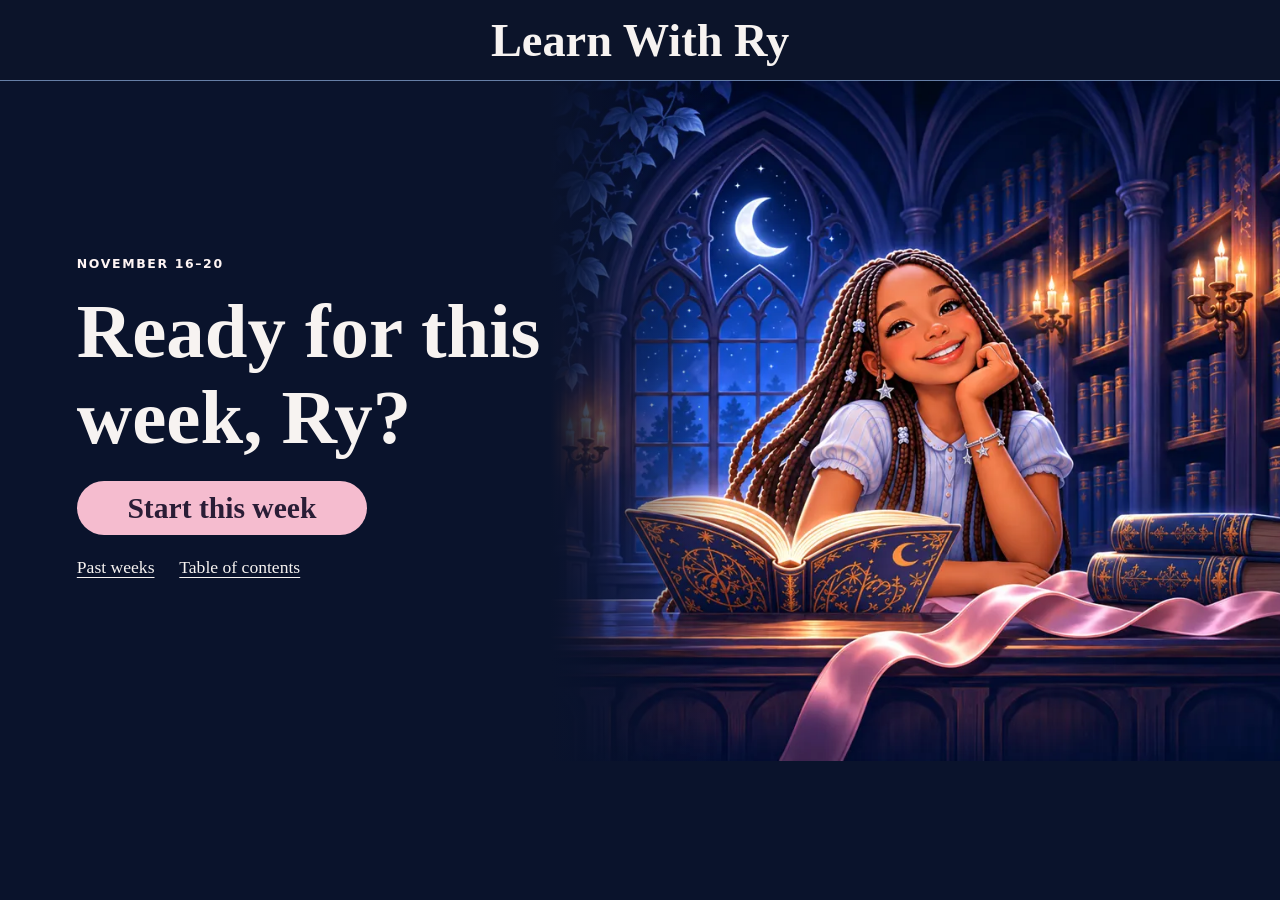
<file: index.html>
<!doctype html>
<html lang="en">
<head>
  <meta charset="utf-8">
  <meta name="viewport" content="width=device-width, initial-scale=1">
  <meta name="description" content="Find this week's lessons, classroom readings, and practice in Learn With Ry.">
  <title>Learn With Ry</title>
  <link rel="stylesheet" href="rebuild/app.css?v=20261116">
</head>
<body>
  <a class="skip" href="#main">Skip to learning</a>
  <div class="shell">
    <aside>
      <a class="brand" href="#home"><span aria-hidden="true">Ry</span> Learn With Ry</a>
      <nav aria-label="Main navigation">
        <a href="#home">Home</a>
        <a href="#week">This week</a>
        <a href="#contents">Table of contents</a>
        <a href="#practice">Practice</a>
        <a href="ecology-mixed-practice.html">Ecology Practice</a>
        <a href="#sources">Classroom sources</a>
      </nav>
    </aside>
    <div class="workspace">
      <header class="top"><span id="breadcrumb">Home</span></header>
      <section class="narration" aria-label="Read aloud controls" hidden>
        <button id="read" type="button">Read aloud</button>
        <button id="pause" type="button" class="secondary">Pause</button>
        <button id="resume" type="button" class="secondary">Resume</button>
        <button id="stop" type="button" class="secondary">Stop</button>
        <label>Speed <select id="rate"><option value="0.73">Slow</option><option value="0.88" selected>Learning pace</option><option value="1">Regular</option></select></label>
        <label>Voice <select id="voice"><option value="">Automatic English voice</option></select></label>
        <span id="audio-status" role="status"></span>
        <audio controls preload="none" hidden aria-label="Lesson narration"></audio>
      </section>
      <main id="main" tabindex="-1"><h1>Loading Learn With Ry…</h1></main>
      <footer><a href="#archive">Prior weeks</a><a href="#progress">Progress</a></footer>
    </div>
  </div>
  <script src="curriculum-2026-11/ecology/choice-layout.js?v=20261106-allqc" defer></script>
  <script src="rebuild/narration.js?v=20261116" defer></script>
  <script src="rebuild/lesson-player.js?v=20261116" defer></script>
  <script src="rebuild/public-practice.js?v=20261116" defer></script>
  <script src="rebuild/weekly-lessons.js?v=20261116" defer></script>
  <script src="rebuild/november-16.js?v=20261116" defer></script>
  <script src="rebuild/weekly-study.js?v=20261116" defer></script>
  <script src="rebuild/november-16-practice.js?v=20261116" defer></script>
  <script src="rebuild/weekly-practice.js?v=20261116-qc" defer></script>
  <script src="rebuild/app.js?v=20261116" defer></script>
</body>
</html>
</file>
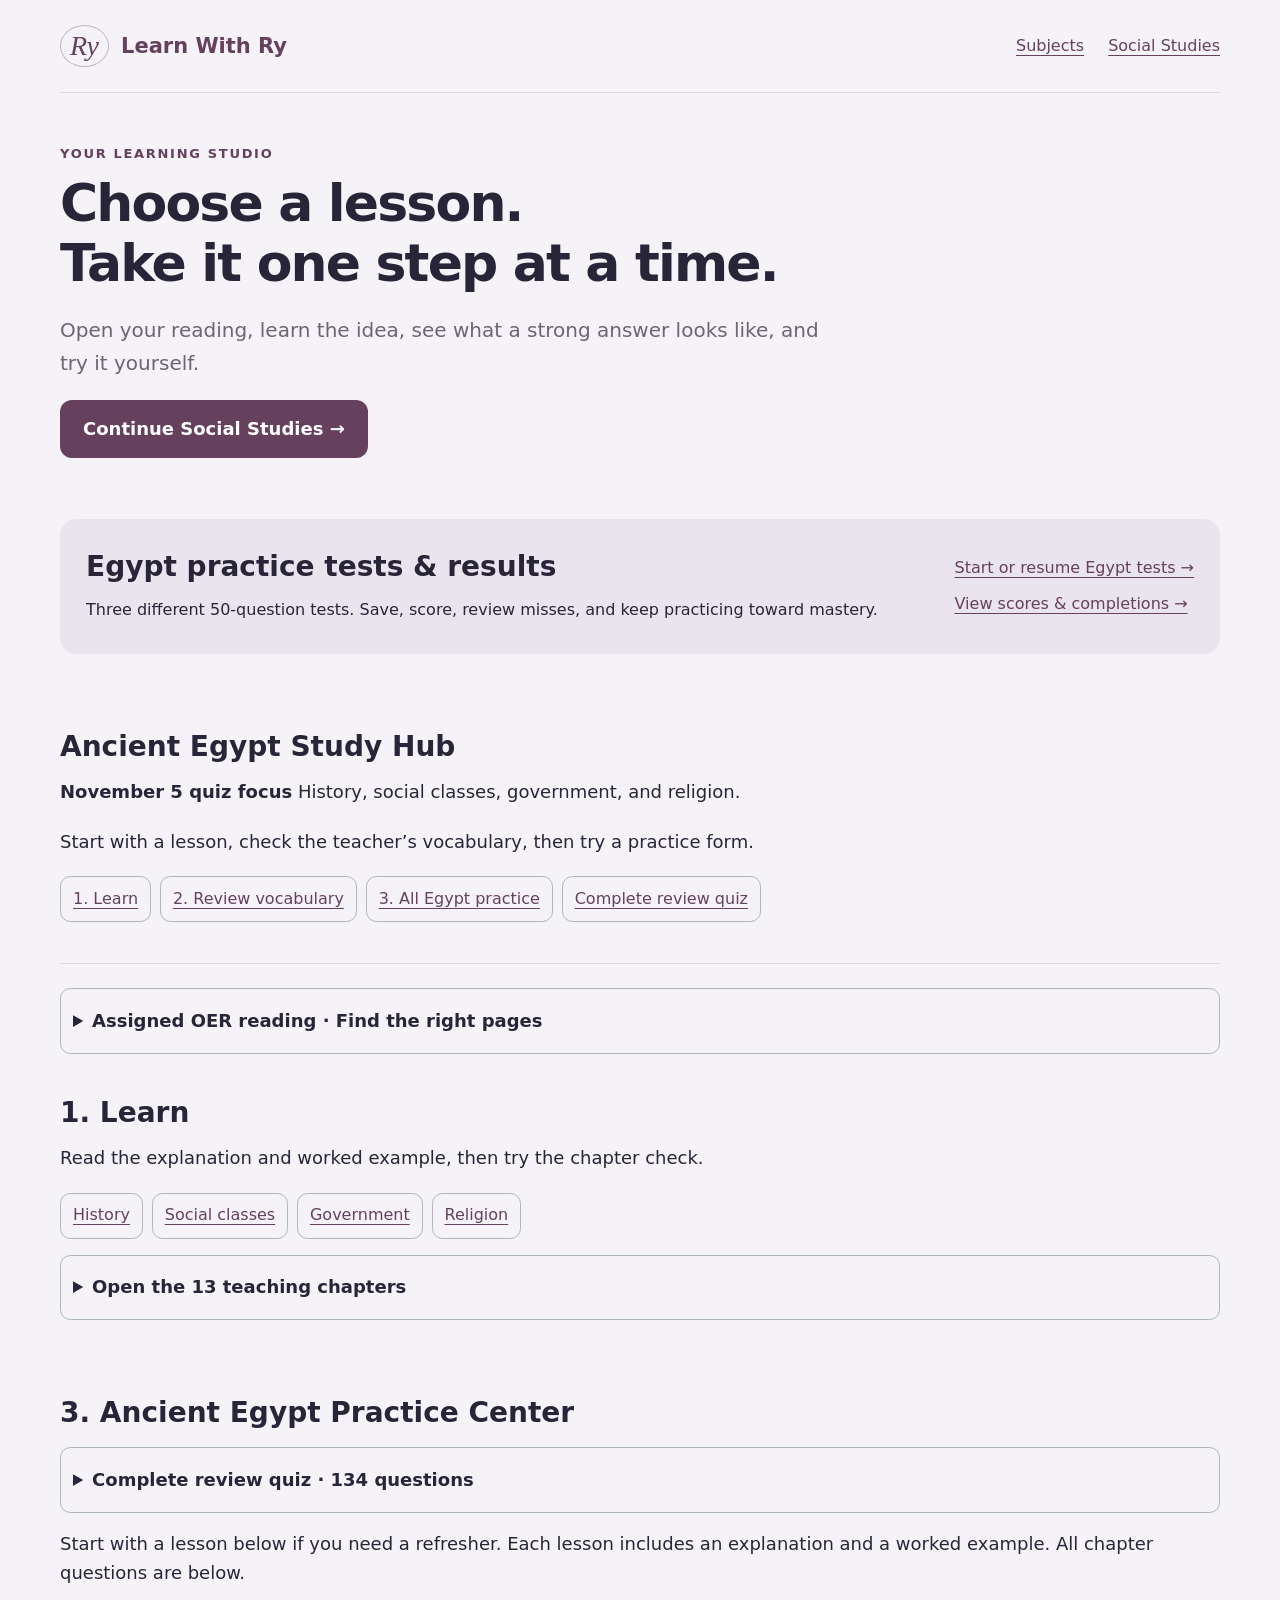
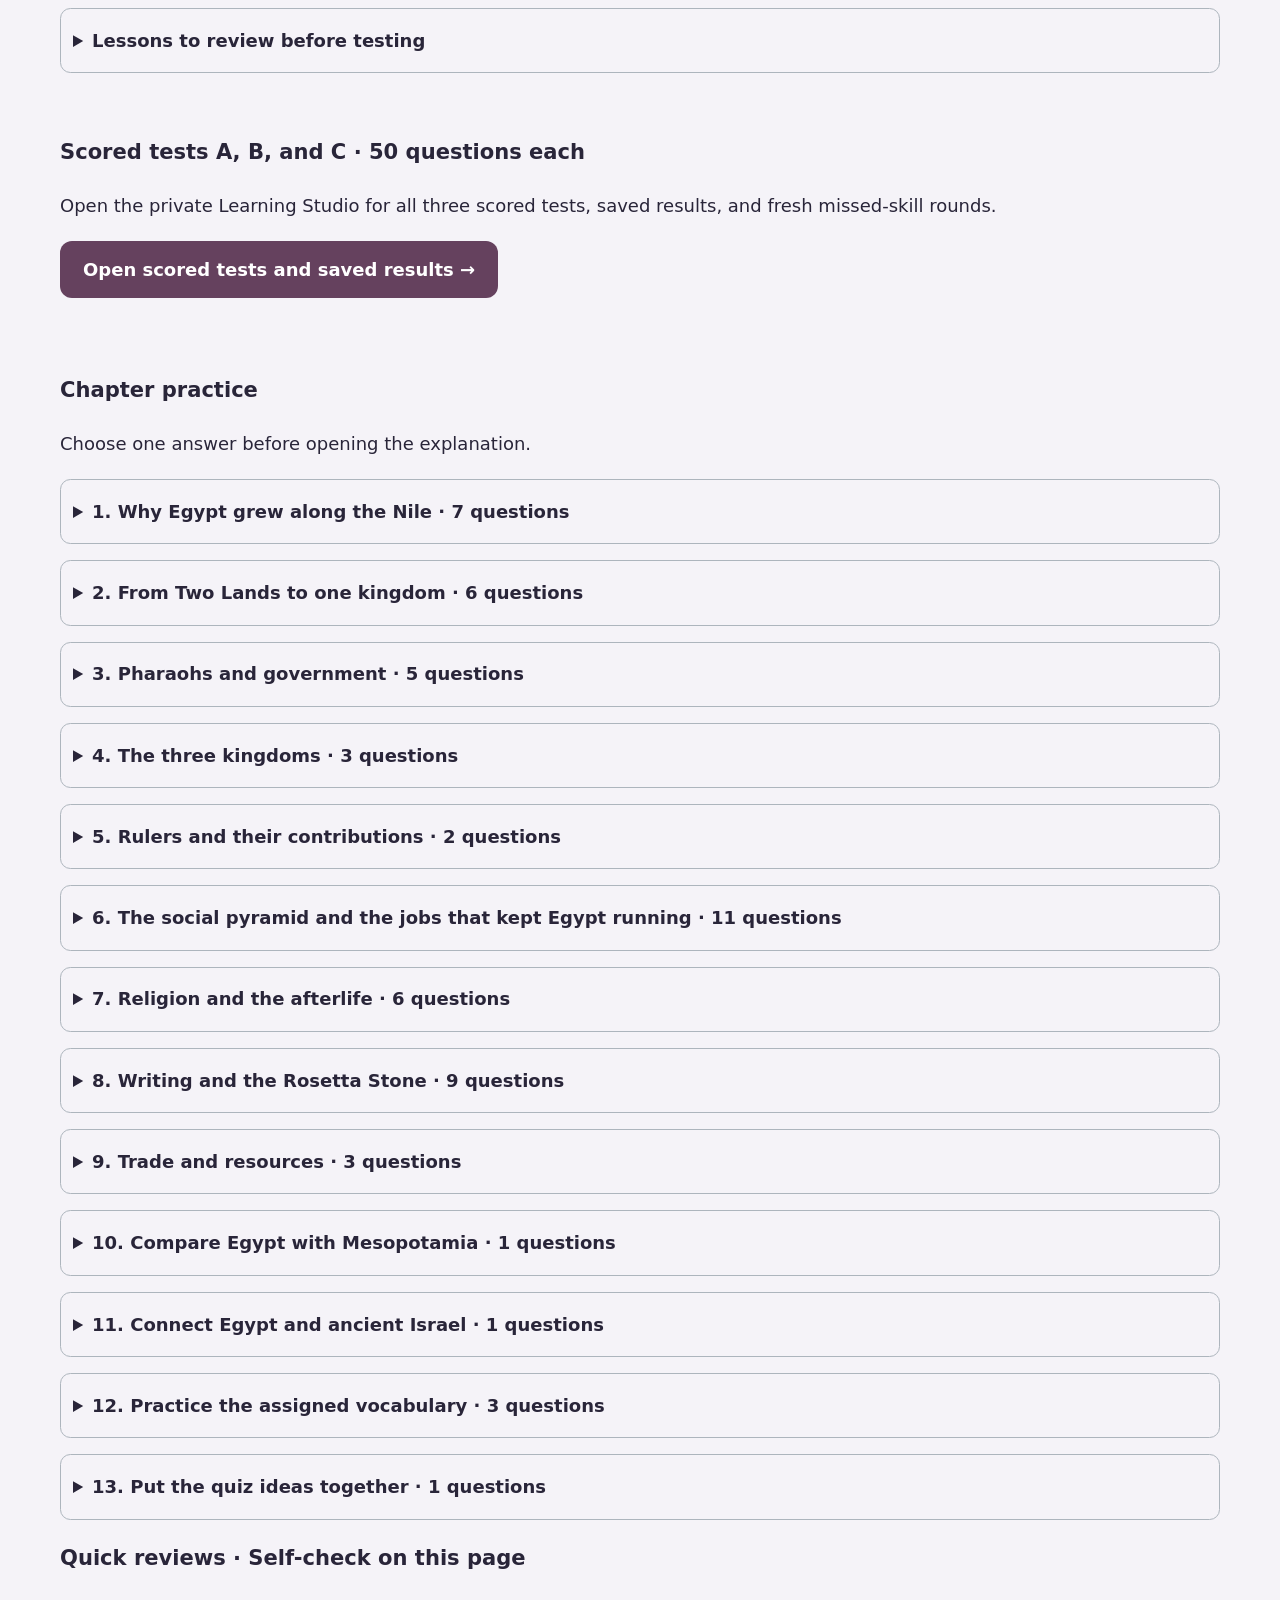
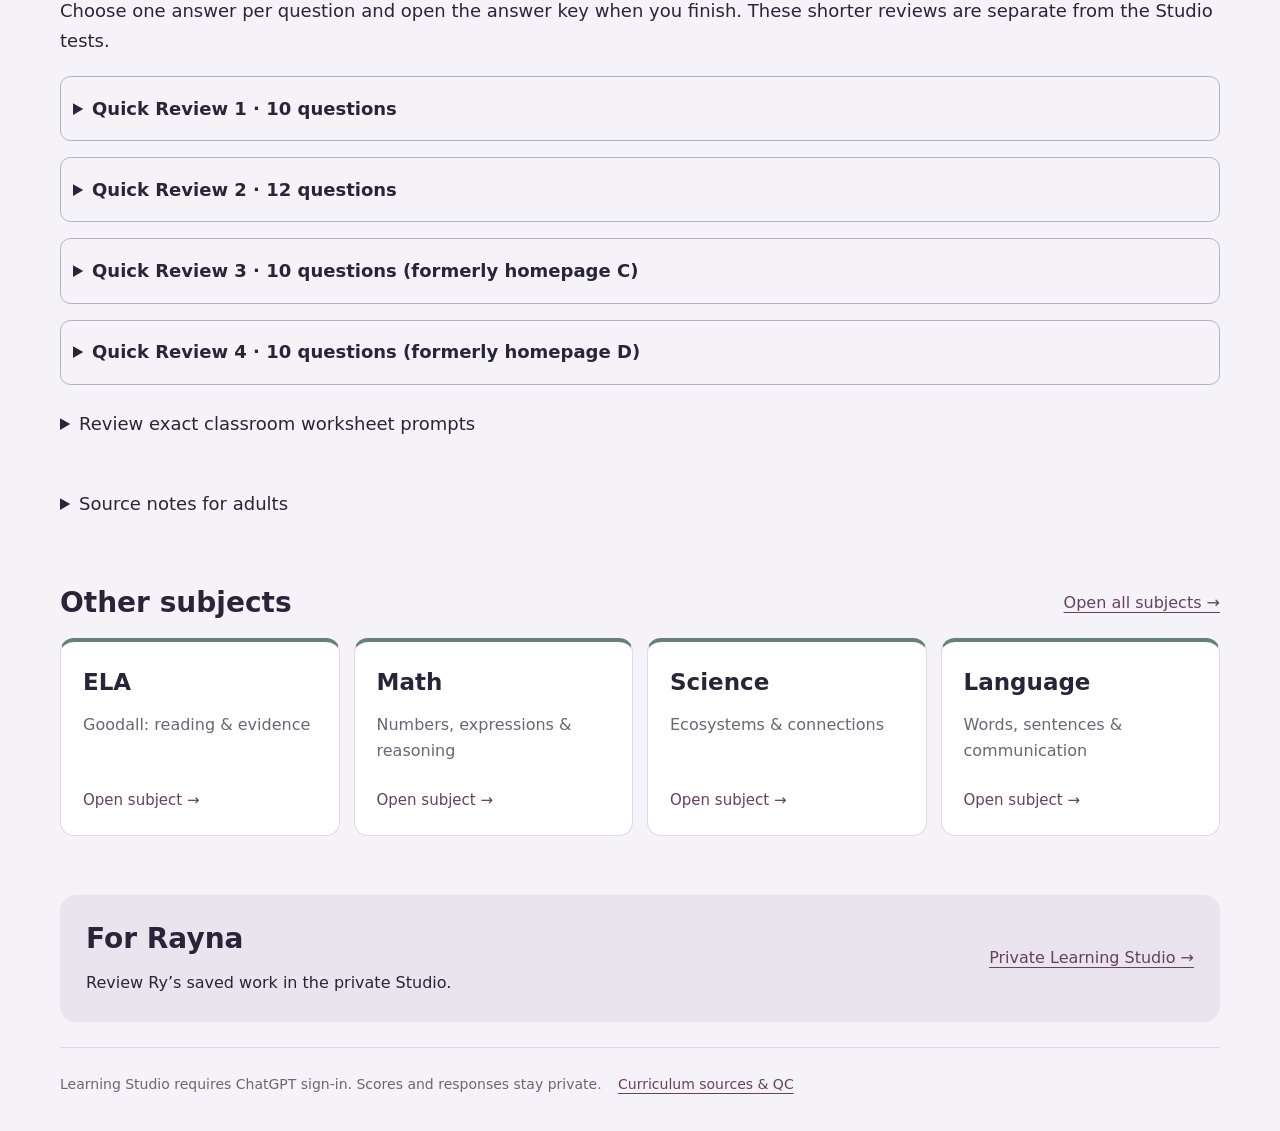
<file: archive/2026-11-06/index.html>
<!doctype html><html lang="en"><head><meta charset="utf-8"><meta name="viewport" content="width=device-width,initial-scale=1"><title>Learn With Ry · Choose your lesson</title><meta name="description" content="Choose a subject and open its assigned reading, teaching, worked examples and practice."><link rel="stylesheet" href="../../home.css?v=20261103-ss"><style>
#social-studies .egypt-intro {display:block;position:static;margin-bottom:1.5rem}
#social-studies .study-links {display:flex;flex-wrap:wrap;gap:.55rem;margin:.75rem 0 1rem}
#social-studies .study-links a, #social-studies .study-panel, #social-studies article {border:1px solid #adb5bd;border-radius:.65rem;padding:.55rem .75rem}
#social-studies article, #social-studies .study-panel {margin:1rem 0}
#social-studies summary {cursor:pointer;padding:.5rem 0}
#social-studies .study-panel>summary {font-weight:700}
#social-studies li {margin:.3rem 0}
#social-studies [id] {scroll-margin-top:1rem}
</style><style>#egypt-combined-quiz fieldset{border:0;padding:1rem 0}#egypt-combined-quiz legend{font-weight:650}#egypt-combined-quiz .quiz-options{display:grid;gap:.55rem;margin-top:.7rem}#egypt-combined-quiz .quiz-options label{display:flex;align-items:flex-start;gap:.6rem;padding:.8rem;border:1px solid #b9aabd;border-radius:.5rem;cursor:pointer}#egypt-combined-quiz input{width:1.2rem;height:1.2rem;flex-shrink:0}#score-egypt-quiz{padding:.8rem 1.2rem;cursor:pointer}#egypt-combined-quiz .quiz-feedback{padding:.7rem;background:#f0eaf2}</style></head><body><div class="wrap"><header><a class="brand" href="../../index.html"><i>Ry</i>Learn With Ry</a><nav aria-label="Main navigation"><a href="#subjects">Subjects</a><a href="#social-studies">Social Studies</a></nav></header><main><section class="welcome"><p class="eyebrow">Your learning studio</p><h1>Choose a lesson.<br>Take it one step at a time.</h1><p>Open your reading, learn the idea, see what a strong answer looks like, and try it yourself.</p><a class="button" href="https://ry-learning-studio.raynastover.chatgpt.site/?lesson=ss_verified_social_pyramid">Continue Social Studies →</a></section><section class="parent"><div><h2>Egypt practice tests & results</h2><p>Three different 50-question tests. Save, score, review misses, and keep practicing toward mastery.</p></div><div><a href="https://ry-learning-studio.raynastover.chatgpt.site/?ssTests=1">Start or resume Egypt tests →</a><a href="https://ry-learning-studio.raynastover.chatgpt.site/?parent=1">View scores & completions →</a></div></section><section id="social-studies" aria-label="Ancient Egypt study hub">
<header class="egypt-intro"><h2>Ancient Egypt Study Hub</h2><p><strong>November 5 quiz focus</strong> History, social classes, government, and religion.</p><p>Start with a lesson, check the teacher’s vocabulary, then try a practice form.</p><nav aria-label="Study hub" class="study-links"><a href="#learn-egypt">1. Learn</a><a href="#chapter-12">2. Review vocabulary</a><a href="#egypt-practice">3. All Egypt practice</a><a href="#egypt-combined-quiz">Complete review quiz</a></nav></header>
<details class="study-panel" id="assigned-egypt-reading"><summary>Assigned OER reading · Find the right pages</summary><p>Open <cite>OER Ancient Egypt.pdf</cite> in Schoology under Egypt–Quarter 2. Use the PDF viewer’s page counter. Read the section you need, then use the lesson link to practice.</p><ul><li>Pages 3–8 · Geography and climate · <a href="#chapter-1">Study this topic</a></li><li>Pages 9–14 · Agriculture and irrigation · <a href="#chapter-1">Study this topic</a></li><li>Pages 15–19 · Government and social structure · <a href="#chapter-6">Study this topic</a></li><li>Pages 20–27 · Religion and the afterlife · <a href="#chapter-7">Study this topic</a></li><li>Pages 28–39 · History and key figures · <a href="#chapter-4">Study this topic</a></li><li>Pages 40–45 · Writing and other achievements · <a href="#chapter-8">Study this topic</a></li><li>Pages 46–51 · Egypt and Nubia · <a href="#chapter-9">Study this topic</a></li></ul><p>The assigned social pyramid is <a href="#assigned-social-pyramid">Figure 1 on page 15</a>.</p></details>
<section id="learn-egypt"><h2>1. Learn</h2><p>Read the explanation and worked example, then try the chapter check.</p><nav class="study-links" aria-label="Quiz focus"><a href="#chapter-4">History</a><a href="#chapter-6">Social classes</a><a href="#chapter-3">Government</a><a href="#chapter-7">Religion</a></nav>
<details class="study-panel" id="egypt-chapters"><summary>Open the 13 teaching chapters</summary><nav aria-label="Ancient Egypt chapters"><ol><li><a href="#chapter-1">Why Egypt grew along the Nile</a></li><li><a href="#chapter-2">From Two Lands to one kingdom</a></li><li><a href="#chapter-3">Pharaohs and government</a></li><li><a href="#chapter-4">The three kingdoms</a></li><li><a href="#chapter-5">Rulers and their contributions</a></li><li><a href="#chapter-6">The social pyramid and the jobs that kept Egypt running</a></li><li><a href="#chapter-7">Religion and the afterlife</a></li><li><a href="#chapter-8">Writing and the Rosetta Stone</a></li><li><a href="#chapter-9">Trade and resources</a></li><li><a href="#chapter-10">Compare Egypt with Mesopotamia</a></li><li><a href="#chapter-11">Connect Egypt and ancient Israel</a></li><li><a href="#chapter-12">Practice the assigned vocabulary</a></li><li><a href="#chapter-13">Put the quiz ideas together</a></li></ol></nav>
<article id="chapter-1">
<h2>1. Why Egypt grew along the Nile</h2>

<p>The Nile flows north toward the Mediterranean Sea. Upper Egypt is upstream in the south. Lower Egypt is downstream in the north, where the river branches into a delta. Floods left fertile silt, and irrigation moved water to crops. When farmers grew more food than people needed right away, the surplus helped support workers with other jobs.</p>

<section aria-label="Control the floodwater"><h3>Control the floodwater</h3><p>A dike holds water back. A ditch moves water to where it is needed. A basin stores water for later. After floodwater receded, silt left on the land helped crops grow.</p><p><strong>Worked example</strong> If a field is dry after the flood season, stored water can be sent from a basin through a ditch to the field.</p>
</section>
<h3>Worked example</h3><p>Imagine a village stores extra grain. Some people can now make tools or keep records because they can get food from the farmers.</p>

<details id="lesson-10"><summary>Orient yourself along the Nile · More teaching and sources</summary><p>The Nile flows north toward the Mediterranean Sea. Upper Egypt is upstream, mainly to the south. Lower Egypt is downstream, mainly to the north. Follow the water to understand the names.</p><h3>Worked example</h3><p>Imagine a boat drifting downstream from Upper Egypt. It moves north toward Lower Egypt and the delta.</p><p><a href="https://ry-learning-studio.raynastover.chatgpt.site/?lesson=ss_verified_two_lands">Open the matching Studio chapter and sources →</a></p></details>
<details id="lesson-11"><summary>Read landforms as clues about travel · More teaching and sources</summary><p>A delta forms where sediment builds up near a river’s mouth and channels spread out. Cataracts are stretches of rough water that can make navigation difficult. Deserts can limit routes while river travel and trade still connect communities.</p><h3>Worked example</h3><p>A merchant planning a route should look for both helpful features and obstacles. A wide navigable stretch may make travel easier. A cataract may force unloading and travel overland.</p><p><a href="https://ry-learning-studio.raynastover.chatgpt.site/?lesson=ss_verified_landforms">Open the matching Studio chapter and sources →</a></p></details>
<details id="lesson-12"><summary>Trace flooding, farming and surplus · More teaching and sources</summary><p>Floodwaters could leave fertile silt. Farmers used water and labor to grow crops. Irrigation helped move water to fields, and channels needed upkeep. Surplus means food beyond immediate needs. Stored surplus could support workers doing jobs other than farming.</p><h3>Worked example</h3><p>Follow the chain: fertile soil and water support crops, surplus can be stored, and stored food can support specialized work. Each arrow needs a reason. Flooding alone does not explain the government.</p><p><a href="https://ry-learning-studio.raynastover.chatgpt.site/?lesson=ss_verified_nile_farming">Open the matching Studio chapter and sources →</a></p></details>
<section><h3>Plan for the farming year</h3><p>The assigned OER explains that Egyptians noticed Sirius appearing around the time of the Nile flood. Watching the sky helped farmers anticipate changes in the river and plan their work. They also developed a 365-day calendar with seasons tied to farming.</p><p><strong>Worked example</strong> If the river is about to rise, farmers can prepare for flooding and plan to plant when the water recedes.</p></section>
<p><a href="#practice-chapter-1">Practice this chapter</a></p></article>
<article id="chapter-2">
<h2>2. From Two Lands to one kingdom</h2>

<p>Upper and Lower Egypt were political regions. Black Land described the fertile Nile land, and Red Land described the surrounding desert. The traditional account credits Menes with unification. Evidence also links Narmer to early unification, and historians are uncertain how the two names relate. The Double Crown joined symbols of rule over both regions.</p>

<section aria-label="What the crowns tell us"><h3>What the crowns tell us</h3><p>The white crown stood for Upper Egypt in the south. The red crown stood for Lower Egypt in the north. Wearing both together showed that one ruler claimed authority over both regions.</p><p><strong>Worked example</strong> An image of a ruler wearing the white crown links the ruler to the southern region. Look for the combined crown to identify the symbol of unity.</p></section>
<h3>Worked example</h3><p>A ruler shown wearing the Double Crown is being pictured as ruler of both regions. The crown alone cannot tell us the precise sequence of events that brought them together.</p>

<details id="lesson-5"><summary>Follow the Two Lands story · More teaching and sources</summary><p>Unification brought Upper and Lower Egypt under one rule. Follow the teacher’s reading for its account of Menes. Historians also discuss Narmer and the evidence associated with early unification. Keep the classroom account and the historical identification question distinct.</p><h3>Worked example</h3><p>A royal image can show symbols associated with both regions. That supports a claim about how royal power was presented. The image alone cannot settle every detail of who unified Egypt.</p><p><a href="https://ry-learning-studio.raynastover.chatgpt.site/?lesson=ss_verified_union">Open the matching Studio chapter and sources →</a></p></details>
<section><h3>Practice the Two Lands worksheet</h3><p>Upper Egypt was in the south, upstream. Lower Egypt was in the north, downstream, where the Nile branches near the Mediterranean. Seasonal floods left silt that helped farmers grow food. The river also provided water for irrigation and a route for transportation. The worksheet credits Menes with bringing the two regions under one ruler.</p><p><strong>Worked example</strong> If you start in Upper Egypt and travel downstream, you head north toward Lower Egypt. The name Upper tells you where you are along the river.</p>

</section>
<p><a href="#practice-chapter-2">Practice this chapter</a></p></article>
<article id="chapter-3">
<h2>3. Pharaohs and government</h2>

<p>Pharaohs held political and religious authority. Egyptians valued ma’at, the idea of truth, balance, and proper order. A vizier helped supervise government. Other officials organized resources and work, while scribes kept records. This division of government work is called a bureaucracy.</p>

<section aria-label="Why a capital and a river mattered"><h3>Why a capital and a river mattered</h3><p>The traditional account places the early capital at Memphis. A capital is a center of government. The Nile also provided a route between the regions of Egypt and toward the Mediterranean, helping people and goods move.</p><p><strong>Worked example</strong> An official in the capital could organize a shipment. Boats traveling along the Nile could carry it toward the delta.</p></section>
<h3>Worked example</h3><p>To supply a building project, officials could arrange workers and grain deliveries. Scribes could keep track of both so officials knew what had arrived.</p>

<details id="lesson-3"><summary>Explain how the government worked · More teaching and sources</summary><p>The pharaoh ruled. A vizier helped oversee government, and other officials handled specific jobs. A bureaucracy is a system of officials and offices. It helps turn a ruler’s decisions into tasks people can actually carry out.</p><h3>Worked example</h3><p>When the ruler orders grain to be collected, officials can organize deliveries and scribes can record them. The order, the organization, and the record are separate steps.</p><p><a href="https://ry-learning-studio.raynastover.chatgpt.site/?lesson=ss_verified_government">Open the matching Studio chapter and sources →</a></p></details>
<details id="lesson-4"><summary>Compare authority, service and rights · More teaching and sources</summary><p>Priests performed religious duties, soldiers helped defend the kingdom, and officials administered government. Legal rights are powers or protections recognized by law. Examples of property rights show what a person could legally do. Social rank still affected a person’s power and daily life.</p><h3>Worked example</h3><p>If a woman could own property, that fact supports a claim about ownership. A separate source would be needed to compare her political power with a pharaoh’s.</p><p><a href="https://ry-learning-studio.raynastover.chatgpt.site/?lesson=ss_verified_religion_soldiers">Open the matching Studio chapter and sources →</a></p></details>
<h3>How the vizier helped govern</h3><p>The assigned reading (page 16) describes the vizier as the pharaoh’s trusted adviser and chief judge. A scribe kept records. Those are different responsibilities.</p><p><a href="#practice-chapter-3">Practice this chapter</a></p></article>
<article id="chapter-4">
<h2>4. The three kingdoms</h2>

<p>The Old Kingdom is known for major pyramid construction at Giza. The Middle Kingdom began with reunification after a period of division. In the New Kingdom, Egypt expanded its military influence and built major temples. Periods of division separated these kingdoms.</p>

<section aria-label="How the Old Kingdom organized resources"><h3>How the Old Kingdom organized resources</h3><p>Old Kingdom leaders could organize irrigation, food storage, and large construction projects. The pyramids at Giza are one example of what organized workers and supplies made possible.</p><p><strong>Worked example</strong> Storing grain before a building project gave officials food to distribute to workers while construction was under way.</p></section>
<h3>Worked example</h3><p>A description of a royal tomb cut into rock in the Valley of the Kings points to the New Kingdom. A description of Khufu’s pyramid points to the Old Kingdom.</p>

<details id="lesson-6"><summary>Compare the three kingdoms · More teaching and sources</summary><p>The Old Kingdom is strongly associated with pyramid building. The Middle Kingdom followed reunification and renewed central rule. The New Kingdom saw expansion and powerful rulers. A timeline helps you place evidence before trying to explain it.</p><h3>Worked example</h3><p>If a source describes reunification after political division, look for evidence of restored central rule. A pyramid or a military campaign would support a different claim.</p><p><a href="https://ry-learning-studio.raynastover.chatgpt.site/?lesson=ss_verified_kingdoms">Open the matching Studio chapter and sources →</a></p></details>
<p><a href="#practice-chapter-4">Practice this chapter</a></p></article>
<article id="chapter-5">
<h2>5. Rulers and their contributions</h2>

<p>Djoser is linked to the Step Pyramid at Saqqara, traditionally designed by Imhotep. Khufu commissioned the Great Pyramid at Giza. Hatshepsut is known for trade and building, including the expedition to Punt. Thutmose III expanded military influence. Akhenaten promoted worship of the Aten. Ramesses II commissioned monuments including Abu Simbel and led military campaigns.</p>

<h3>Worked example</h3><p>If a ruler ordered a pyramid built, the ruler commissioned it. The people who planned, cut, moved, and set its stones built it.</p>

<details id="lesson-7"><summary>Read evidence about rulers · More teaching and sources</summary><p>Tie each ruler to a specific action or artifact. Djoser is associated with the Step Pyramid and Khufu with the Great Pyramid at Giza. New Kingdom evidence includes Hatshepsut’s Punt expedition, Thutmose III’s campaigns, Akhenaten’s religious changes, and Ramesses II’s monuments. Ask what each source was made to show.</p><h3>Worked example</h3><p>A temple scene showing goods from Punt can support a claim about exchange during Hatshepsut’s reign. Because royal monuments celebrate rulers, check other evidence before drawing a broader conclusion.</p><p><a href="https://ry-learning-studio.raynastover.chatgpt.site/?lesson=ss_verified_new_rulers">Open the matching Studio chapter and sources →</a></p></details>
<p><a href="#practice-chapter-5">Practice this chapter</a></p></article>
<article id="chapter-6">
<h2>6. The social pyramid and the jobs that kept Egypt running</h2><section id="assigned-social-pyramid"><h3>The assigned five-level social pyramid</h3><p>Read from the top down. This is the order in <cite>OER Ancient Egypt</cite>, page 15 of 51, Figure 1.</p><ol><li>Pharaoh</li><li>Nobles, priests, and government officials</li><li>Soldiers and scribes</li><li>Merchants, artisans, and craftspeople</li><li>Farmers, servants, and enslaved people</li></ol><p>The pharaoh held the highest authority and was viewed as divine. The diagram groups occupations and social positions. For example, a scribe kept records and a soldier served in the army, but the diagram places both on the third tier.</p></section>

<p>A social hierarchy ranks people by status or authority. Pharaohs ruled, officials administered, priests led rituals, scribes kept records, soldiers served in the military, and farmers, artisans, and merchants provided food, goods, and trade. Use the teacher’s five-level diagram for exact placements on the assignment. The Who Done It? mystery uses fictional events to help you practice identifying roles.</p>

<section aria-label="Rank, skills, and opportunity"><h3>Rank, skills, and opportunity</h3><p>Many Egyptians were born into their social class, and moving up was uncommon. A rare skill could sometimes open opportunities. The broad base of the pyramid represents the many people whose work supported society.</p><p><strong>Worked example</strong> A craft worker who makes jewelry has a specialized skill. That tells you what they contribute. It takes more evidence to show their social rank changed.</p></section>
<h3>Worked example</h3><p>A farmer grows grain, a scribe records it, and an official organizes where it goes. Their jobs have different levels of authority, but each contributes to keeping the storehouse running.</p>

<details id="lesson-1"><summary>Read the social pyramid · More teaching and sources</summary><p>A pyramid is a model of how power and work were organized. Start with the teacher’s diagram and read its five levels from top to bottom. Compare the size of each level with the authority it represents. People at a lower level could do work that everyone depended on.</p><h3>Worked example</h3><p>If farmers supplied food and officials collected taxes, farmers contributed food while officials exercised authority. The work and the authority are two different things.</p><p><a href="https://ry-learning-studio.raynastover.chatgpt.site/?lesson=ss_verified_social_pyramid">Open the matching Studio chapter and sources →</a></p></details>
<details id="lesson-2"><summary>Connect jobs to contributions · More teaching and sources</summary><p>An occupation is a job. A contribution is what that work makes possible for others. Farmers grew crops, artisans made goods, merchants exchanged goods, and scribes kept written records. One person’s work often depended on another’s.</p><h3>Worked example</h3><p>A farmer brings grain to storage. A scribe records the amount. The record helps officials know how much grain is available.</p><p><a href="https://ry-learning-studio.raynastover.chatgpt.site/?lesson=ss_verified_occupations">Open the matching Studio chapter and sources →</a></p></details>
<section><h3>Use the society clues</h3><p>The classroom mystery reviews how Egyptian society worked. The pharaoh ruled. The vizier advised the pharaoh and helped run the government. High priests carried out major temple rituals. Scribes used writing to keep government records. Soldiers could sometimes improve their status through rewards such as land. Artisans made skilled goods and generally ranked above farmers in the activity’s model. Enslaved people were at the bottom of that model. Many Egyptian women could own property and run businesses.</p><p><strong>Worked example</strong> A workshop needs bowls, a temple needs a ceremony, and the government needs a tax record. An artisan can make the bowls, a high priest can lead a major ritual, and a scribe can write the record. Use each clue to match the job to the contribution.</p>




</section>
<p><a href="#practice-chapter-6">Practice this chapter</a></p></article>
<article id="chapter-7">
<h2>7. Religion and the afterlife</h2>

<p>Egyptians generally worshipped many gods. Ra was associated with the sun, Osiris with the afterlife and rebirth, Isis with protection, and Anubis with embalming. Mummification preserved a body as part of preparation for the afterlife. The weighing of the heart connects belief in the afterlife with ma’at.</p>

<section aria-label="How beliefs shaped burial"><h3>How beliefs shaped burial</h3><p>Ancient Egyptians believed life continued after death. For some burials, embalmers preserved the body, priests performed rituals, and craft workers made coffins. Tombs could hold food and belongings intended for the next life.</p><p><strong>Worked example</strong> A sealed tomb with a preserved body and containers for food gives two clues about preparations for the afterlife.</p>
</section>
<h3>Worked example</h3><p>Khufu’s pyramid at Giza and a rock-cut royal tomb in the Valley of the Kings both tell us about burial beliefs. They also show how royal burial places changed over time.</p>

<details id="lesson-8"><summary>Link beliefs to daily decisions · More teaching and sources</summary><p>Egyptians honored multiple gods. Beliefs about order, balance and justice, often expressed through ma’at, shaped how people described good rule and proper conduct. Belief in an afterlife also helps explain choices about burial.</p><h3>Worked example</h3><p>A tomb object may suggest what people expected the dead to need. An image of a ruler making an offering tells you something different about worship and royal duty.</p><p><a href="https://ry-learning-studio.raynastover.chatgpt.site/?lesson=ss_verified_beliefs">Open the matching Studio chapter and sources →</a></p></details>
<details id="lesson-9"><summary>Separate mummification, tombs and monuments · More teaching and sources</summary><p>Mummification preserved the body. A tomb was a burial place. The pyramids at Giza and the royal tombs in the Valley of the Kings belong to different settings and periods. The Great Sphinx stands at Giza.</p><h3>Follow the process</h3><p>In the assigned reading’s example of a royal burial, embalmers removed organs and stored them in canopic jars. They dried the body with <strong>natron</strong>, then wrapped it in <strong>linen</strong>. Drying helped preserve the body. Wrapping and placing the mummy in a tomb came later. Belief in an afterlife helps explain why preserving the body mattered.</p><p>Source: <a href="https://wcschools.schoology.com/course/8432932378/materials/gp/8618438022">Assigned Egypt OER, section 6.4, pp. 23–24</a>.</p><h3>Worked example</h3><p>If an item asks about preserving a body, choose the process. If it asks where the Great Sphinx is, choose the site. Reading the question word helps you separate the ideas.</p><p><a href="https://ry-learning-studio.raynastover.chatgpt.site/?lesson=ss_verified_burial">Open the matching Studio chapter and sources →</a></p></details>
<p><a href="#practice-chapter-7">Practice this chapter</a></p></article>
<article id="chapter-8">
<h2>8. Writing and the Rosetta Stone</h2>

<p>Hieroglyphs were signs that could represent sounds or words. Scribes could write on papyrus, a material made from a plant. The Rosetta Stone carries the same decree in three scripts and two languages. Scholars used the Greek text to help decipher Egyptian writing.</p>

<section aria-label="Writing, writing surfaces, and evidence"><h3>Writing, writing surfaces, and evidence</h3><p>Egyptians used hieroglyphs on surfaces such as papyrus and carved stone. Once scholars could read more of the signs with help from the Rosetta Stone, the writing could answer questions that the objects alone could not.</p><p><strong>Worked example</strong> A burial chamber shows that someone was buried there. A readable name on its wall may help identify the person.</p>
</section>
<h3>Worked example</h3><p>A grain list is a primary source for what someone recorded at the time. An inscription on a tomb might tell you whom the tomb honored. Each answers a different kind of question.</p>

<details id="lesson-13"><summary>Use writing and trade as evidence · More teaching and sources</summary><p>Hieroglyphs were one Egyptian writing system. The Rosetta Stone carries a decree in three scripts, including Greek, which helped scholars decipher Egyptian writing. Records help us see how government and exchange worked. Nubia had its own societies and interacted with Egypt through trade and conflict.</p><h3>Read the writing as evidence</h3><p>A hieroglyph is a sign. The assigned reading explains that signs can represent sounds or words. <strong>Papyrus</strong> is a writing material made from a reed. You could also find hieroglyphs carved on temple and tomb walls. The sign carries meaning and the surface holds the writing.</p><p><strong>Worked example.</strong> You find signs carved on a tomb wall. The carved signs are the writing. The wall is the surface. If you want to know whom the tomb honored, you need evidence from what the signs say.</p><p>Source: <a href="https://wcschools.schoology.com/course/8432932378/materials/gp/8618438022">Assigned Egypt OER, section 6.6, “Hieroglyphics”</a>.</p><h3>Worked example</h3><p>A record of goods can support a claim about exchange. </p><p><a href="https://ry-learning-studio.raynastover.chatgpt.site/?lesson=ss_verified_writing_trade">Open the matching Studio chapter and sources →</a></p></details>
<section><h3>How Egyptians wrote</h3><p>A hieroglyph could represent a word or a sound. The classroom handout uses a mouth sign that can mean mouth or stand for the sound r. Hieratic was a quicker handwritten script with simpler strokes, often used on papyrus. Demotic was another Egyptian script used later. Reading and writing took training, so scribes were important for keeping records.</p><p><strong>Worked example</strong> For a long list of grain deliveries on papyrus, a scribe could use quicker hieratic writing. A carver making an inscription on a temple wall might use hieroglyphs. On the Rosetta Stone, the Greek version of a decree helped scholars work out Egyptian writing. The stone has three scripts and two languages, Egyptian and Greek.</p>

</section>
<section><h3>Use a hieroglyph sound chart</h3><p>The classroom language packet includes charts for matching signs to sounds. Some signs represent one consonant. Other hieroglyphs can represent more than one sound or an entire word. A classroom chart is a way to try sound matching.</p><p><strong>Worked example</strong> If you are using the chart to approximate a name, say the name first and match the sounds to the chart. Think about the sound you hear when a letter is silent.</p></section>
<p><a href="#practice-chapter-8">Practice this chapter</a></p></article>
<article id="chapter-9">
<h2>9. Trade and resources</h2>

<p>The Nile carried people and goods. Trade helped Egyptians obtain resources such as timber and metals. Egypt and Nubia exchanged goods and ideas and sometimes fought for control. Nubia had independent societies, including the Kingdom of Kush.</p>

<h3>Worked example</h3><p>A merchant who exchanges grain for timber is trading. An army that takes control of territory is conquering.</p>


<section><h3>Explain cultural exchange with Nubia</h3><p>The assigned OER describes Meroë as an ironworking center in Nubia. Nubian rulers also built steep-sided pyramids for royal burials. The pyramids show how an idea can spread and take a different form in another society.</p><p><strong>Worked example</strong> A Nubian pyramid and an Egyptian pyramid may both serve as royal tombs. Their different shapes help show how people adapted the idea.</p></section>
<h3>Why Egypt and Nubia traded</h3><p>The assigned reading (pages 46–47) explains that Egypt wanted Nubian gold and Nubia relied on Egyptian grain. When both groups depend on what the other provides, that is interdependence.</p><p><a href="#practice-chapter-9">Practice this chapter</a></p></article>
<article id="chapter-10">
<h2>10. Compare Egypt with Mesopotamia</h2>
<p><strong>Cumulative review</strong></p>
<p>Both societies depended on rivers and used irrigation, specialized jobs, and writing. Egypt developed along the Nile and had long periods of rule under pharaohs. Early Mesopotamia, along the Tigris and Euphrates, included independent city-states. Egyptian hieroglyphs and Mesopotamian cuneiform were different writing systems.</p>

<h3>Worked example</h3><p>A comparison can name a shared need and two solutions. Both societies needed to keep records, and each used its own writing system.</p>


<p><a href="#practice-chapter-10">Practice this chapter</a></p></article>
<article id="chapter-11">
<h2>11. Connect Egypt and ancient Israel</h2>
<p><strong>Cumulative review</strong></p>
<p>Egypt appears in the Exodus narrative, which is foundational to Jewish tradition. A religious narrative and independent historical evidence answer different questions. Egyptians generally worshipped many gods. Worship of one God became central to Judaism.</p>

<h3>Worked example</h3><p>The Exodus narrative helps explain a tradition’s beliefs and identity. A separate historical claim about a particular event would need evidence suited to that claim.</p>


<p><a href="#practice-chapter-11">Practice this chapter</a></p></article>
<article id="chapter-12">
<h2>12. Practice the assigned vocabulary</h2>

<p>Read each word in context. For example, a cataract can affect travel along a river, and a delta can affect where people farm. Learning what the words help explain makes them easier to recognize in a new question.</p>
<details><summary>Open the teacher’s 24 assigned terms</summary><dl><dt><strong>cataracts</strong></dt><dd>Rocky rapids that make river travel difficult</dd>
<dt><strong>delta</strong></dt><dd>Land near a river’s mouth where the river splits into branches</dd>
<dt><strong>classes</strong></dt><dd>Groups in a society ranked by status or power</dd>
<dt><strong>occupation</strong></dt><dd>A person’s job</dd>
<dt><strong>pharaohs</strong></dt><dd>Egyptian kings</dd>
<dt><strong>bureaucracy</strong></dt><dd>A system of government offices and officials</dd>
<dt><strong>Menes</strong></dt><dd>Ruler traditionally credited with unifying Upper and Lower Egypt</dd>
<dt><strong>Khufu</strong></dt><dd>Old Kingdom ruler who commissioned the Great Pyramid</dd>
<dt><strong>Mentuhotep II</strong></dt><dd>Ruler who reunited Egypt and began the Middle Kingdom</dd>
<dt><strong>Hyksos</strong></dt><dd>Rulers of foreign origin who controlled part of Egypt before the New Kingdom</dd>
<dt><strong>Ahmose</strong></dt><dd>Ruler who defeated the Hyksos and began the New Kingdom</dd>
<dt><strong>Queen Hatshepsut</strong></dt><dd>New Kingdom ruler associated with the expedition to Punt</dd>
<dt><strong>Tutankhamun</strong></dt><dd>New Kingdom ruler whose tomb preserved many artifacts</dd>
<dt><strong>Ramses the Great</strong></dt><dd>New Kingdom ruler also called Ramesses II</dd>
<dt><strong>afterlife</strong></dt><dd>Life believed to continue after death</dd>
<dt><strong>mummy</strong></dt><dd>A body preserved after death</dd>
<dt><strong>mummification</strong></dt><dd>The process of preserving a body after death</dd>
<dt><strong>pyramids</strong></dt><dd>Monumental structures used as royal tombs in ancient Egypt</dd>
<dt><strong>artifacts</strong></dt><dd>Objects made or used by people that provide evidence about the past</dd>
<dt><strong>hieroglyphics</strong></dt><dd>Egyptian writing using signs that can represent sounds or words</dd>
<dt><strong>papyrus</strong></dt><dd>Writing material made from a plant</dd>
<dt><strong>Sphinx</strong></dt><dd>A figure with a lion’s body and a human head</dd>
<dt><strong>cultural diffusion</strong></dt><dd>The spread of ideas or practices between societies</dd>
<dt><strong>commerce</strong></dt><dd>The buying, selling, or exchanging of goods</dd></dl><p><a href="https://wcschools.schoology.com/assignment/8618438025/info">Open the teacher’s vocabulary assignment</a></p></details>
<h3>Worked example</h3><p>If a boat has trouble passing through shallow, rocky rapids, cataract describes the obstacle. If the river splits into branches near the sea, delta describes the land and water at its mouth.</p>


<section><h3>Use vocabulary to explain changes over time</h3><p>Mentuhotep II reunited Egypt and began the Middle Kingdom. Later, the Hyksos controlled part of Egypt. Ahmose defeated the Hyksos and began the New Kingdom. Commerce means exchanging goods. Cultural diffusion is the spread of ideas or customs between societies.</p><p><strong>Worked example</strong> If two communities exchange goods, that is commerce. If one adopts a design it learned from the other, the design spreading is cultural diffusion.</p>
</section>
<p><a href="#practice-chapter-12">Practice this chapter</a></p></article>
<article id="chapter-13">
<h2>13. Put the quiz ideas together</h2>

<p>Connect history, social structure, government, and religion. Use the Nile and farming to explain how people could do specialized work. Use jobs and records to explain how government worked. Use tombs and religious beliefs to explain why rulers and workers prepared for the afterlife.</p>

<h3>Worked example</h3><p>Grain surplus could feed builders. Scribes could track deliveries. Officials could organize work. Belief in the afterlife helps explain why a ruler would commission a tomb.</p>


<p><a href="#practice-chapter-13">Practice this chapter</a></p></article>
</details></section>
<section id="egypt-practice"><h2>3. Ancient Egypt Practice Center</h2><details class="study-panel" id="egypt-combined-quiz"><summary>Complete review quiz · 134 questions</summary><p>Choose one answer per question. Take breaks between groups. Aim for at least 121 out of 134 on your first try.</p><p>Questions 1–24 cover all teacher vocabulary terms. Questions 25–82 collect the lesson checks. Questions 83–124 include all four Quick Reviews. Questions 125–132 revisit missed skills available in saved reviews. Questions 133–134 adapt published museum review questions.</p><p>Quick Reviews did not save individual answers, so every Quick Review question is included. The private test reports provide scores without the individual missed questions.</p><ol><li><fieldset><legend>Which vocabulary term matches this description? Rocky rapids that make river travel difficult.</legend><div class="quiz-options"><label><input type="radio" name="egypt-complete-0" value="A"> <span>A. delta</span></label><label><input type="radio" name="egypt-complete-0" value="B"> <span>B. cataracts</span></label><label><input type="radio" name="egypt-complete-0" value="C"> <span>C. classes</span></label><label><input type="radio" name="egypt-complete-0" value="D"> <span>D. occupation</span></label></div><p class="quiz-feedback" hidden></p></fieldset></li>
<li><fieldset><legend>Which vocabulary term matches this description? Land near a river’s mouth where the river splits into branches.</legend><div class="quiz-options"><label><input type="radio" name="egypt-complete-1" value="A"> <span>A. delta</span></label><label><input type="radio" name="egypt-complete-1" value="B"> <span>B. cataracts</span></label><label><input type="radio" name="egypt-complete-1" value="C"> <span>C. classes</span></label><label><input type="radio" name="egypt-complete-1" value="D"> <span>D. occupation</span></label></div><p class="quiz-feedback" hidden></p></fieldset></li>
<li><fieldset><legend>Which vocabulary term matches this description? Groups in a society ranked by status or power.</legend><div class="quiz-options"><label><input type="radio" name="egypt-complete-2" value="A"> <span>A. cataracts</span></label><label><input type="radio" name="egypt-complete-2" value="B"> <span>B. delta</span></label><label><input type="radio" name="egypt-complete-2" value="C"> <span>C. occupation</span></label><label><input type="radio" name="egypt-complete-2" value="D"> <span>D. classes</span></label></div><p class="quiz-feedback" hidden></p></fieldset></li>
<li><fieldset><legend>Which vocabulary term matches this description? A person’s job.</legend><div class="quiz-options"><label><input type="radio" name="egypt-complete-3" value="A"> <span>A. cataracts</span></label><label><input type="radio" name="egypt-complete-3" value="B"> <span>B. delta</span></label><label><input type="radio" name="egypt-complete-3" value="C"> <span>C. occupation</span></label><label><input type="radio" name="egypt-complete-3" value="D"> <span>D. classes</span></label></div><p class="quiz-feedback" hidden></p></fieldset></li>
<li><fieldset><legend>Which vocabulary term matches this description? Egyptian kings.</legend><div class="quiz-options"><label><input type="radio" name="egypt-complete-4" value="A"> <span>A. cataracts</span></label><label><input type="radio" name="egypt-complete-4" value="B"> <span>B. pharaohs</span></label><label><input type="radio" name="egypt-complete-4" value="C"> <span>C. delta</span></label><label><input type="radio" name="egypt-complete-4" value="D"> <span>D. classes</span></label></div><p class="quiz-feedback" hidden></p></fieldset></li>
<li><fieldset><legend>Which vocabulary term matches this description? A system of government offices and officials.</legend><div class="quiz-options"><label><input type="radio" name="egypt-complete-5" value="A"> <span>A. bureaucracy</span></label><label><input type="radio" name="egypt-complete-5" value="B"> <span>B. cataracts</span></label><label><input type="radio" name="egypt-complete-5" value="C"> <span>C. delta</span></label><label><input type="radio" name="egypt-complete-5" value="D"> <span>D. classes</span></label></div><p class="quiz-feedback" hidden></p></fieldset></li>
<li><fieldset><legend>Which vocabulary term matches this description? Ruler traditionally credited with unifying Upper and Lower Egypt.</legend><div class="quiz-options"><label><input type="radio" name="egypt-complete-6" value="A"> <span>A. Khufu</span></label><label><input type="radio" name="egypt-complete-6" value="B"> <span>B. Mentuhotep II</span></label><label><input type="radio" name="egypt-complete-6" value="C"> <span>C. Hyksos</span></label><label><input type="radio" name="egypt-complete-6" value="D"> <span>D. Menes</span></label></div><p class="quiz-feedback" hidden></p></fieldset></li>
<li><fieldset><legend>Which vocabulary term matches this description? Old Kingdom ruler who commissioned the Great Pyramid.</legend><div class="quiz-options"><label><input type="radio" name="egypt-complete-7" value="A"> <span>A. Menes</span></label><label><input type="radio" name="egypt-complete-7" value="B"> <span>B. Mentuhotep II</span></label><label><input type="radio" name="egypt-complete-7" value="C"> <span>C. Khufu</span></label><label><input type="radio" name="egypt-complete-7" value="D"> <span>D. Hyksos</span></label></div><p class="quiz-feedback" hidden></p></fieldset></li>
<li><fieldset><legend>Which vocabulary term matches this description? Ruler who reunited Egypt and began the Middle Kingdom.</legend><div class="quiz-options"><label><input type="radio" name="egypt-complete-8" value="A"> <span>A. Menes</span></label><label><input type="radio" name="egypt-complete-8" value="B"> <span>B. Mentuhotep II</span></label><label><input type="radio" name="egypt-complete-8" value="C"> <span>C. Khufu</span></label><label><input type="radio" name="egypt-complete-8" value="D"> <span>D. Hyksos</span></label></div><p class="quiz-feedback" hidden></p></fieldset></li>
<li><fieldset><legend>Which vocabulary term matches this description? Rulers of foreign origin who controlled part of Egypt before the New Kingdom.</legend><div class="quiz-options"><label><input type="radio" name="egypt-complete-9" value="A"> <span>A. Hyksos</span></label><label><input type="radio" name="egypt-complete-9" value="B"> <span>B. Menes</span></label><label><input type="radio" name="egypt-complete-9" value="C"> <span>C. Khufu</span></label><label><input type="radio" name="egypt-complete-9" value="D"> <span>D. Mentuhotep II</span></label></div><p class="quiz-feedback" hidden></p></fieldset></li>
<li><fieldset><legend>Which vocabulary term matches this description? Ruler who defeated the Hyksos and began the New Kingdom.</legend><div class="quiz-options"><label><input type="radio" name="egypt-complete-10" value="A"> <span>A. Menes</span></label><label><input type="radio" name="egypt-complete-10" value="B"> <span>B. Khufu</span></label><label><input type="radio" name="egypt-complete-10" value="C"> <span>C. Mentuhotep II</span></label><label><input type="radio" name="egypt-complete-10" value="D"> <span>D. Ahmose</span></label></div><p class="quiz-feedback" hidden></p></fieldset></li>
<li><fieldset><legend>Which vocabulary term matches this description? New Kingdom ruler associated with the expedition to Punt.</legend><div class="quiz-options"><label><input type="radio" name="egypt-complete-11" value="A"> <span>A. Menes</span></label><label><input type="radio" name="egypt-complete-11" value="B"> <span>B. Khufu</span></label><label><input type="radio" name="egypt-complete-11" value="C"> <span>C. Queen Hatshepsut</span></label><label><input type="radio" name="egypt-complete-11" value="D"> <span>D. Mentuhotep II</span></label></div><p class="quiz-feedback" hidden></p></fieldset></li>
<li><fieldset><legend>Which vocabulary term matches this description? New Kingdom ruler whose tomb preserved many artifacts.</legend><div class="quiz-options"><label><input type="radio" name="egypt-complete-12" value="A"> <span>A. Menes</span></label><label><input type="radio" name="egypt-complete-12" value="B"> <span>B. Tutankhamun</span></label><label><input type="radio" name="egypt-complete-12" value="C"> <span>C. Khufu</span></label><label><input type="radio" name="egypt-complete-12" value="D"> <span>D. Mentuhotep II</span></label></div><p class="quiz-feedback" hidden></p></fieldset></li>
<li><fieldset><legend>Which vocabulary term matches this description? New Kingdom ruler also called Ramesses II.</legend><div class="quiz-options"><label><input type="radio" name="egypt-complete-13" value="A"> <span>A. Ramses the Great</span></label><label><input type="radio" name="egypt-complete-13" value="B"> <span>B. Menes</span></label><label><input type="radio" name="egypt-complete-13" value="C"> <span>C. Khufu</span></label><label><input type="radio" name="egypt-complete-13" value="D"> <span>D. Mentuhotep II</span></label></div><p class="quiz-feedback" hidden></p></fieldset></li>
<li><fieldset><legend>Which vocabulary term matches this description? Life believed to continue after death.</legend><div class="quiz-options"><label><input type="radio" name="egypt-complete-14" value="A"> <span>A. cataracts</span></label><label><input type="radio" name="egypt-complete-14" value="B"> <span>B. delta</span></label><label><input type="radio" name="egypt-complete-14" value="C"> <span>C. classes</span></label><label><input type="radio" name="egypt-complete-14" value="D"> <span>D. afterlife</span></label></div><p class="quiz-feedback" hidden></p></fieldset></li>
<li><fieldset><legend>Which vocabulary term matches this description? A body preserved after death.</legend><div class="quiz-options"><label><input type="radio" name="egypt-complete-15" value="A"> <span>A. cataracts</span></label><label><input type="radio" name="egypt-complete-15" value="B"> <span>B. delta</span></label><label><input type="radio" name="egypt-complete-15" value="C"> <span>C. mummy</span></label><label><input type="radio" name="egypt-complete-15" value="D"> <span>D. classes</span></label></div><p class="quiz-feedback" hidden></p></fieldset></li>
<li><fieldset><legend>Which vocabulary term matches this description? The process of preserving a body after death.</legend><div class="quiz-options"><label><input type="radio" name="egypt-complete-16" value="A"> <span>A. cataracts</span></label><label><input type="radio" name="egypt-complete-16" value="B"> <span>B. mummification</span></label><label><input type="radio" name="egypt-complete-16" value="C"> <span>C. delta</span></label><label><input type="radio" name="egypt-complete-16" value="D"> <span>D. classes</span></label></div><p class="quiz-feedback" hidden></p></fieldset></li>
<li><fieldset><legend>Which vocabulary term matches this description? Monumental structures used as royal tombs in ancient Egypt.</legend><div class="quiz-options"><label><input type="radio" name="egypt-complete-17" value="A"> <span>A. pyramids</span></label><label><input type="radio" name="egypt-complete-17" value="B"> <span>B. cataracts</span></label><label><input type="radio" name="egypt-complete-17" value="C"> <span>C. delta</span></label><label><input type="radio" name="egypt-complete-17" value="D"> <span>D. classes</span></label></div><p class="quiz-feedback" hidden></p></fieldset></li>
<li><fieldset><legend>Which vocabulary term matches this description? Objects made or used by people that provide evidence about the past.</legend><div class="quiz-options"><label><input type="radio" name="egypt-complete-18" value="A"> <span>A. cataracts</span></label><label><input type="radio" name="egypt-complete-18" value="B"> <span>B. delta</span></label><label><input type="radio" name="egypt-complete-18" value="C"> <span>C. classes</span></label><label><input type="radio" name="egypt-complete-18" value="D"> <span>D. artifacts</span></label></div><p class="quiz-feedback" hidden></p></fieldset></li>
<li><fieldset><legend>Which vocabulary term matches this description? Egyptian writing using signs that can represent sounds or words.</legend><div class="quiz-options"><label><input type="radio" name="egypt-complete-19" value="A"> <span>A. cataracts</span></label><label><input type="radio" name="egypt-complete-19" value="B"> <span>B. delta</span></label><label><input type="radio" name="egypt-complete-19" value="C"> <span>C. hieroglyphics</span></label><label><input type="radio" name="egypt-complete-19" value="D"> <span>D. classes</span></label></div><p class="quiz-feedback" hidden></p></fieldset></li>
<li><fieldset><legend>Which vocabulary term matches this description? Writing material made from a plant.</legend><div class="quiz-options"><label><input type="radio" name="egypt-complete-20" value="A"> <span>A. cataracts</span></label><label><input type="radio" name="egypt-complete-20" value="B"> <span>B. papyrus</span></label><label><input type="radio" name="egypt-complete-20" value="C"> <span>C. delta</span></label><label><input type="radio" name="egypt-complete-20" value="D"> <span>D. classes</span></label></div><p class="quiz-feedback" hidden></p></fieldset></li>
<li><fieldset><legend>Which vocabulary term matches this description? A figure with a lion’s body and a human head.</legend><div class="quiz-options"><label><input type="radio" name="egypt-complete-21" value="A"> <span>A. Sphinx</span></label><label><input type="radio" name="egypt-complete-21" value="B"> <span>B. cataracts</span></label><label><input type="radio" name="egypt-complete-21" value="C"> <span>C. delta</span></label><label><input type="radio" name="egypt-complete-21" value="D"> <span>D. classes</span></label></div><p class="quiz-feedback" hidden></p></fieldset></li>
<li><fieldset><legend>Which vocabulary term matches this description? The spread of ideas or practices between societies.</legend><div class="quiz-options"><label><input type="radio" name="egypt-complete-22" value="A"> <span>A. cataracts</span></label><label><input type="radio" name="egypt-complete-22" value="B"> <span>B. delta</span></label><label><input type="radio" name="egypt-complete-22" value="C"> <span>C. classes</span></label><label><input type="radio" name="egypt-complete-22" value="D"> <span>D. cultural diffusion</span></label></div><p class="quiz-feedback" hidden></p></fieldset></li>
<li><fieldset><legend>Which vocabulary term matches this description? The buying, selling, or exchanging of goods.</legend><div class="quiz-options"><label><input type="radio" name="egypt-complete-23" value="A"> <span>A. cataracts</span></label><label><input type="radio" name="egypt-complete-23" value="B"> <span>B. delta</span></label><label><input type="radio" name="egypt-complete-23" value="C"> <span>C. commerce</span></label><label><input type="radio" name="egypt-complete-23" value="D"> <span>D. classes</span></label></div><p class="quiz-feedback" hidden></p></fieldset></li>
<li><fieldset><legend>What would help farmers save floodwater for a dry month?</legend><div class="quiz-options"><label><input type="radio" name="egypt-complete-24" value="A"> <span>A. A ditch that carries it away</span></label><label><input type="radio" name="egypt-complete-24" value="B"> <span>B. A basin that holds it</span></label><label><input type="radio" name="egypt-complete-24" value="C"> <span>C. A field covered in dry silt</span></label></div><p class="quiz-feedback" hidden></p></fieldset></li>
<li><fieldset><legend>What helps the soil after the floodwater drains away?</legend><div class="quiz-options"><label><input type="radio" name="egypt-complete-25" value="A"> <span>A. The silt the river leaves behind</span></label><label><input type="radio" name="egypt-complete-25" value="B"> <span>B. The ditch that carries water elsewhere</span></label><label><input type="radio" name="egypt-complete-25" value="C"> <span>C. The dike that holds water back</span></label></div><p class="quiz-feedback" hidden></p></fieldset></li>
<li><fieldset><legend>Which change most directly helps a village support more full-time craftspeople?</legend><div class="quiz-options"><label><input type="radio" name="egypt-complete-26" value="A"> <span>A. More desert beyond the farms</span></label><label><input type="radio" name="egypt-complete-26" value="B"> <span>B. More grain than the village needs right away</span></label><label><input type="radio" name="egypt-complete-26" value="C"> <span>C. Fewer ways to move water to fields</span></label></div><p class="quiz-feedback" hidden></p></fieldset></li>
<li><fieldset><legend>Which way does the boat move downstream?</legend><div class="quiz-options"><label><input type="radio" name="egypt-complete-27" value="A"> <span>A. North toward the delta</span></label><label><input type="radio" name="egypt-complete-27" value="B"> <span>B. South into Upper Egypt</span></label><label><input type="radio" name="egypt-complete-27" value="C"> <span>C. West across the desert</span></label></div><p class="quiz-feedback" hidden></p></fieldset></li>
<li><fieldset><legend>Which feature most directly makes boat travel harder?</legend><div class="quiz-options"><label><input type="radio" name="egypt-complete-28" value="A"> <span>A. A storage building</span></label><label><input type="radio" name="egypt-complete-28" value="B"> <span>B. A cataract</span></label><label><input type="radio" name="egypt-complete-28" value="C"> <span>C. A written inventory</span></label></div><p class="quiz-feedback" hidden></p></fieldset></li>
<li><fieldset><legend>Which link best explains how surplus helped cities grow?</legend><div class="quiz-options"><label><input type="radio" name="egypt-complete-29" value="A"> <span>A. It made every person a farmer</span></label><label><input type="radio" name="egypt-complete-29" value="B"> <span>B. It stopped people from exchanging goods</span></label><label><input type="radio" name="egypt-complete-29" value="C"> <span>C. It helped feed people who worked in other jobs</span></label></div><p class="quiz-feedback" hidden></p></fieldset></li>
<li><fieldset><legend>Why was watching for Sirius useful?</legend><div class="quiz-options"><label><input type="radio" name="egypt-complete-30" value="A"> <span>A. It helped farmers anticipate flood season</span></label><label><input type="radio" name="egypt-complete-30" value="B"> <span>B. It showed which grain would grow fastest</span></label><label><input type="radio" name="egypt-complete-30" value="C"> <span>C. It told officials how much tax to collect</span></label></div><p class="quiz-feedback" hidden></p></fieldset></li>
<li><fieldset><legend>A museum label says a crown stood for the northern kingdom. Which crown should the exhibit show?</legend><div class="quiz-options"><label><input type="radio" name="egypt-complete-31" value="A"> <span>A. White crown</span></label><label><input type="radio" name="egypt-complete-31" value="B"> <span>B. Double Crown</span></label><label><input type="radio" name="egypt-complete-31" value="C"> <span>C. Red crown</span></label></div><p class="quiz-feedback" hidden></p></fieldset></li>
<li><fieldset><legend>What does the Double Crown represent?</legend><div class="quiz-options"><label><input type="radio" name="egypt-complete-32" value="A"> <span>A. Control over both Upper and Lower Egypt</span></label><label><input type="radio" name="egypt-complete-32" value="B"> <span>B. Two kinds of farmland</span></label><label><input type="radio" name="egypt-complete-32" value="C"> <span>C. Two separate rulers sharing one throne</span></label></div><p class="quiz-feedback" hidden></p></fieldset></li>
<li><fieldset><legend>What changed with unification?</legend><div class="quiz-options"><label><input type="radio" name="egypt-complete-33" value="A"> <span>A. The Nile changed its flow</span></label><label><input type="radio" name="egypt-complete-33" value="B"> <span>B. Upper and Lower Egypt came under one rule</span></label><label><input type="radio" name="egypt-complete-33" value="C"> <span>C. Egypt stopped farming</span></label></div><p class="quiz-feedback" hidden></p></fieldset></li>
<li><fieldset><legend>Which region lay to the south and upstream?</legend><div class="quiz-options"><label><input type="radio" name="egypt-complete-34" value="A"> <span>A. Lower Egypt</span></label><label><input type="radio" name="egypt-complete-34" value="B"> <span>B. Upper Egypt</span></label><label><input type="radio" name="egypt-complete-34" value="C"> <span>C. The Nile Delta</span></label></div><p class="quiz-feedback" hidden></p></fieldset></li>
<li><fieldset><legend>Which answer explains two ways the Nile helped Egyptian communities?</legend><div class="quiz-options"><label><input type="radio" name="egypt-complete-35" value="A"> <span>A. It separated every village from its neighbors and stopped all floods</span></label><label><input type="radio" name="egypt-complete-35" value="B"> <span>B. It kept the desert wet year-round and made all land good for farming</span></label><label><input type="radio" name="egypt-complete-35" value="C"> <span>C. It left fertile soil for farming and gave boats a route for travel</span></label></div><p class="quiz-feedback" hidden></p></fieldset></li>
<li><fieldset><legend>Who does the classroom reading traditionally credit with uniting Upper and Lower Egypt?</legend><div class="quiz-options"><label><input type="radio" name="egypt-complete-36" value="A"> <span>A. Menes</span></label><label><input type="radio" name="egypt-complete-36" value="B"> <span>B. Khufu</span></label><label><input type="radio" name="egypt-complete-36" value="C"> <span>C. Ahmose</span></label></div><p class="quiz-feedback" hidden></p></fieldset></li>
<li><fieldset><legend>Which example shows how geography helped a ruler govern a united Egypt?</legend><div class="quiz-options"><label><input type="radio" name="egypt-complete-37" value="A"> <span>A. Boats carried supplies along the Nile to different settlements</span></label><label><input type="radio" name="egypt-complete-37" value="B"> <span>B. The Double Crown showed two regions under one ruler</span></label><label><input type="radio" name="egypt-complete-37" value="C"> <span>C. A vizier held an important government position</span></label></div><p class="quiz-feedback" hidden></p></fieldset></li>
<li><fieldset><legend>Which task would most directly help officials track a grain tax?</legend><div class="quiz-options"><label><input type="radio" name="egypt-complete-38" value="A"> <span>A. Performing a temple ritual</span></label><label><input type="radio" name="egypt-complete-38" value="B"> <span>B. Carving a crown</span></label><label><input type="radio" name="egypt-complete-38" value="C"> <span>C. Recording how much each village delivers</span></label></div><p class="quiz-feedback" hidden></p></fieldset></li>
<li><fieldset><legend>Which situation best shows a bureaucracy?</legend><div class="quiz-options"><label><input type="radio" name="egypt-complete-39" value="A"> <span>A. An artisan teaches an apprentice</span></label><label><input type="radio" name="egypt-complete-39" value="B"> <span>B. A family prepares dinner</span></label><label><input type="radio" name="egypt-complete-39" value="C"> <span>C. Several government offices manage different parts of tax collection</span></label></div><p class="quiz-feedback" hidden></p></fieldset></li>
<li><fieldset><legend>Which conclusion does evidence of property ownership support?</legend><div class="quiz-options"><label><input type="radio" name="egypt-complete-40" value="A"> <span>A. Some people had legally recognized control over property</span></label><label><input type="radio" name="egypt-complete-40" value="B"> <span>B. Every owner was a government official</span></label><label><input type="radio" name="egypt-complete-40" value="C"> <span>C. All owners had equal political authority</span></label></div><p class="quiz-feedback" hidden></p></fieldset></li>
<li><fieldset><legend>The pharaoh needs a senior official to oversee a legal case. Who fits?</legend><div class="quiz-options"><label><input type="radio" name="egypt-complete-41" value="A"> <span>A. A scribe</span></label><label><input type="radio" name="egypt-complete-41" value="B"> <span>B. A vizier</span></label><label><input type="radio" name="egypt-complete-41" value="C"> <span>C. An artisan</span></label></div><p class="quiz-feedback" hidden></p></fieldset></li>
<li><fieldset><legend>Which detail best explains how leaders could support a large workforce over time?</legend><div class="quiz-options"><label><input type="radio" name="egypt-complete-42" value="A"> <span>A. Giza was on the west bank of the Nile</span></label><label><input type="radio" name="egypt-complete-42" value="B"> <span>B. Officials could draw on stored food to supply workers</span></label><label><input type="radio" name="egypt-complete-42" value="C"> <span>C. Ra was associated with the sun</span></label></div><p class="quiz-feedback" hidden></p></fieldset></li>
<li><fieldset><legend>Which development best fits the Middle Kingdom?</legend><div class="quiz-options"><label><input type="radio" name="egypt-complete-43" value="A"> <span>A. Khufu commissions the Great Pyramid</span></label><label><input type="radio" name="egypt-complete-43" value="B"> <span>B. Egypt reunifies after a period of division</span></label><label><input type="radio" name="egypt-complete-43" value="C"> <span>C. New Kingdom rulers are buried in the Valley of the Kings</span></label></div><p class="quiz-feedback" hidden></p></fieldset></li>
<li><fieldset><legend>Which pairing fits the three-kingdom timeline?</legend><div class="quiz-options"><label><input type="radio" name="egypt-complete-44" value="A"> <span>A. New Kingdom and the first Old Kingdom pyramids</span></label><label><input type="radio" name="egypt-complete-44" value="B"> <span>B. Old Kingdom and New Kingdom imperial expansion</span></label><label><input type="radio" name="egypt-complete-44" value="C"> <span>C. Middle Kingdom and renewed unity</span></label></div><p class="quiz-feedback" hidden></p></fieldset></li>
<li><fieldset><legend>Which pair correctly matches a ruler and an accomplishment?</legend><div class="quiz-options"><label><input type="radio" name="egypt-complete-45" value="A"> <span>A. Khufu and the expedition to Punt</span></label><label><input type="radio" name="egypt-complete-45" value="B"> <span>B. Akhenaten and the Step Pyramid</span></label><label><input type="radio" name="egypt-complete-45" value="C"> <span>C. Hatshepsut and the expedition to Punt</span></label></div><p class="quiz-feedback" hidden></p></fieldset></li>
<li><fieldset><legend>Which evidence best supports a claim about Hatshepsut’s trade?</legend><div class="quiz-options"><label><input type="radio" name="egypt-complete-46" value="A"> <span>A. A depiction of the expedition to Punt</span></label><label><input type="radio" name="egypt-complete-46" value="B"> <span>B. A plan of Khufu’s pyramid</span></label><label><input type="radio" name="egypt-complete-46" value="C"> <span>C. A map of the Nile Delta alone</span></label></div><p class="quiz-feedback" hidden></p></fieldset></li>
<li><fieldset><legend>Which group is directly above merchants, artisans, and craftspeople?</legend><div class="quiz-options"><label><input type="radio" name="egypt-complete-47" value="A"> <span>A. Farmers, servants, and enslaved people</span></label><label><input type="radio" name="egypt-complete-47" value="B"> <span>B. Soldiers and scribes</span></label><label><input type="radio" name="egypt-complete-47" value="C"> <span>C. Nobles, priests, and government officials</span></label></div><p class="quiz-feedback" hidden></p></fieldset></li>
<li><fieldset><legend>A record describes one worker rising in rank because of a rare skill. What does it show?</legend><div class="quiz-options"><label><input type="radio" name="egypt-complete-48" value="A"> <span>A. Everyone could choose their rank</span></label><label><input type="radio" name="egypt-complete-48" value="B"> <span>B. Rank was based only on skill</span></label><label><input type="radio" name="egypt-complete-48" value="C"> <span>C. Moving up was possible in some cases</span></label></div><p class="quiz-feedback" hidden></p></fieldset></li>
<li><fieldset><legend>Why could farmers have less authority and still be essential?</legend><div class="quiz-options"><label><input type="radio" name="egypt-complete-49" value="A"> <span>A. Their crops fed people working in many other jobs</span></label><label><input type="radio" name="egypt-complete-49" value="B"> <span>B. Their crop totals gave them control of the government</span></label><label><input type="radio" name="egypt-complete-49" value="C"> <span>C. Their job was to record the harvest</span></label></div><p class="quiz-feedback" hidden></p></fieldset></li>
<li><fieldset><legend>What does a higher tier represent in this model?</legend><div class="quiz-options"><label><input type="radio" name="egypt-complete-50" value="A"> <span>A. More authority</span></label><label><input type="radio" name="egypt-complete-50" value="B"> <span>B. A larger group of people</span></label><label><input type="radio" name="egypt-complete-50" value="C"> <span>C. More food produced</span></label></div><p class="quiz-feedback" hidden></p></fieldset></li>
<li><fieldset><legend>Which contribution most directly matches the scribe?</legend><div class="quiz-options"><label><input type="radio" name="egypt-complete-51" value="A"> <span>A. Shaping a clay jar</span></label><label><input type="radio" name="egypt-complete-51" value="B"> <span>B. Recording grain deliveries</span></label><label><input type="radio" name="egypt-complete-51" value="C"> <span>C. Growing barley</span></label></div><p class="quiz-feedback" hidden></p></fieldset></li>
<li><fieldset><legend>Why is the society model wider at the bottom?</legend><div class="quiz-options"><label><input type="radio" name="egypt-complete-52" value="A"> <span>A. Each class had the same number of people</span></label><label><input type="radio" name="egypt-complete-52" value="B"> <span>B. More people belonged to the lower classes</span></label><label><input type="radio" name="egypt-complete-52" value="C"> <span>C. The pharaoh shared a level with most farmers</span></label></div><p class="quiz-feedback" hidden></p></fieldset></li>
<li><fieldset><legend>Who could help the pharaoh oversee government?</legend><div class="quiz-options"><label><input type="radio" name="egypt-complete-53" value="A"> <span>A. A craft worker</span></label><label><input type="radio" name="egypt-complete-53" value="B"> <span>B. A high priest leading a temple ceremony</span></label><label><input type="radio" name="egypt-complete-53" value="C"> <span>C. A vizier</span></label></div><p class="quiz-feedback" hidden></p></fieldset></li>
<li><fieldset><legend>What could help a soldier rise in status?</legend><div class="quiz-options"><label><input type="radio" name="egypt-complete-54" value="A"> <span>A. Receiving land as a reward for military service</span></label><label><input type="radio" name="egypt-complete-54" value="B"> <span>B. Being assigned to copy a temple inscription</span></label><label><input type="radio" name="egypt-complete-54" value="C"> <span>C. Making jewelry for a merchant</span></label></div><p class="quiz-feedback" hidden></p></fieldset></li>
<li><fieldset><legend>Which example shows a legal right some Egyptian women held?</legend><div class="quiz-options"><label><input type="radio" name="egypt-complete-55" value="A"> <span>A. They had to train as soldiers</span></label><label><input type="radio" name="egypt-complete-55" value="B"> <span>B. They could own property and run businesses</span></label><label><input type="radio" name="egypt-complete-55" value="C"> <span>C. They automatically became priests</span></label></div><p class="quiz-feedback" hidden></p></fieldset></li>
<li><fieldset><legend>A pharaoh appoints someone to lead the most important rituals in a temple. Which role fits?</legend><div class="quiz-options"><label><input type="radio" name="egypt-complete-56" value="A"> <span>A. Scribe</span></label><label><input type="radio" name="egypt-complete-56" value="B"> <span>B. Vizier</span></label><label><input type="radio" name="egypt-complete-56" value="C"> <span>C. High priest</span></label></div><p class="quiz-feedback" hidden></p></fieldset></li>
<li><fieldset><legend>Why did writing help Egypt run a large government?</legend><div class="quiz-options"><label><input type="radio" name="egypt-complete-57" value="A"> <span>A. Officials could track taxes and supplies in records</span></label><label><input type="radio" name="egypt-complete-57" value="B"> <span>B. Writing gave artisans their social rank</span></label><label><input type="radio" name="egypt-complete-57" value="C"> <span>C. Writing made floodwater easier to store</span></label></div><p class="quiz-feedback" hidden></p></fieldset></li>
<li><fieldset><legend>Which evidence most directly suggests people expected the deceased to need supplies after death?</legend><div class="quiz-options"><label><input type="radio" name="egypt-complete-58" value="A"> <span>A. Food and belongings placed inside the tomb</span></label><label><input type="radio" name="egypt-complete-58" value="B"> <span>B. A ditch cut near farmland</span></label><label><input type="radio" name="egypt-complete-58" value="C"> <span>C. A list of taxes on grain</span></label></div><p class="quiz-feedback" hidden></p></fieldset></li>
<li><fieldset><legend>Which task belongs to an embalmer?</legend><div class="quiz-options"><label><input type="radio" name="egypt-complete-59" value="A"> <span>A. Making a wooden coffin</span></label><label><input type="radio" name="egypt-complete-59" value="B"> <span>B. Drying and wrapping the body to preserve it</span></label><label><input type="radio" name="egypt-complete-59" value="C"> <span>C. Leading a burial ritual</span></label></div><p class="quiz-feedback" hidden></p></fieldset></li>
<li><fieldset><legend>Which comparison is accurate?</legend><div class="quiz-options"><label><input type="radio" name="egypt-complete-60" value="A"> <span>A. Both sites are known mainly for Old Kingdom pyramids</span></label><label><input type="radio" name="egypt-complete-60" value="B"> <span>B. Giza is known for Old Kingdom pyramids, and the Valley of the Kings for New Kingdom rock-cut royal tombs</span></label><label><input type="radio" name="egypt-complete-60" value="C"> <span>C. Both sites are known mainly for New Kingdom rock-cut tombs</span></label></div><p class="quiz-feedback" hidden></p></fieldset></li>
<li><fieldset><legend>What can burial goods help explain?</legend><div class="quiz-options"><label><input type="radio" name="egypt-complete-61" value="A"> <span>A. Which direction the river flows</span></label><label><input type="radio" name="egypt-complete-61" value="B"> <span>B. What people believed the dead might need</span></label><label><input type="radio" name="egypt-complete-61" value="C"> <span>C. The exact population of a city</span></label></div><p class="quiz-feedback" hidden></p></fieldset></li>
<li><fieldset><legend>Which pair is correct?</legend><div class="quiz-options"><label><input type="radio" name="egypt-complete-62" value="A"> <span>A. Mummification and tax collection</span></label><label><input type="radio" name="egypt-complete-62" value="B"> <span>B. Great Sphinx and Valley of the Kings</span></label><label><input type="radio" name="egypt-complete-62" value="C"> <span>C. Great Sphinx and Giza</span></label></div><p class="quiz-feedback" hidden></p></fieldset></li>
<li><fieldset><legend>What did natron do?</legend><div class="quiz-options"><label><input type="radio" name="egypt-complete-63" value="A"> <span>A. Dried the body.</span></label><label><input type="radio" name="egypt-complete-63" value="B"> <span>B. Held the organs.</span></label><label><input type="radio" name="egypt-complete-63" value="C"> <span>C. Wrapped the body.</span></label></div><p class="quiz-feedback" hidden></p></fieldset></li>
<li><fieldset><legend>Which finding would most directly help identify the person buried in a tomb?</legend><div class="quiz-options"><label><input type="radio" name="egypt-complete-64" value="A"> <span>A. The shape of the tomb entrance</span></label><label><input type="radio" name="egypt-complete-64" value="B"> <span>B. The type of stone in the wall</span></label><label><input type="radio" name="egypt-complete-64" value="C"> <span>C. A translated inscription that gives the person’s name</span></label></div><p class="quiz-feedback" hidden></p></fieldset></li>
<li><fieldset><legend>Which example correctly pairs writing with its surface?</legend><div class="quiz-options"><label><input type="radio" name="egypt-complete-65" value="A"> <span>A. Hieroglyphs written on papyrus</span></label><label><input type="radio" name="egypt-complete-65" value="B"> <span>B. Papyrus carved into a hieroglyph</span></label><label><input type="radio" name="egypt-complete-65" value="C"> <span>C. A stone wall written on a sign</span></label></div><p class="quiz-feedback" hidden></p></fieldset></li>
<li><fieldset><legend>Why was the Greek text on the Rosetta Stone useful?</legend><div class="quiz-options"><label><input type="radio" name="egypt-complete-66" value="A"> <span>A. It gave scholars a text they could read and compare with Egyptian scripts</span></label><label><input type="radio" name="egypt-complete-66" value="B"> <span>B. It showed that papyrus and hieroglyphs were the same thing</span></label><label><input type="radio" name="egypt-complete-66" value="C"> <span>C. It explained every Egyptian sign in a separate glossary</span></label></div><p class="quiz-feedback" hidden></p></fieldset></li>
<li><fieldset><legend>Why did the Greek text on the Rosetta Stone help scholars?</legend><div class="quiz-options"><label><input type="radio" name="egypt-complete-67" value="A"> <span>A. They could compare a known text with Egyptian scripts</span></label><label><input type="radio" name="egypt-complete-67" value="B"> <span>B. It listed every Egyptian word</span></label><label><input type="radio" name="egypt-complete-67" value="C"> <span>C. It made archaeology unnecessary</span></label></div><p class="quiz-feedback" hidden></p></fieldset></li>
<li><fieldset><legend>A mouth sign appears inside a word that has nothing to do with mouths. How could the sign be used?</legend><div class="quiz-options"><label><input type="radio" name="egypt-complete-68" value="A"> <span>A. It could stand for a sound in the word</span></label><label><input type="radio" name="egypt-complete-68" value="B"> <span>B. It could tell the reader the page was made of papyrus</span></label><label><input type="radio" name="egypt-complete-68" value="C"> <span>C. It could show the word was written in Greek</span></label></div><p class="quiz-feedback" hidden></p></fieldset></li>
<li><fieldset><legend>A scribe needs to write a long record quickly on papyrus. Which script fits the lesson’s example?</legend><div class="quiz-options"><label><input type="radio" name="egypt-complete-69" value="A"> <span>A. Ancient Greek</span></label><label><input type="radio" name="egypt-complete-69" value="B"> <span>B. Hieratic</span></label><label><input type="radio" name="egypt-complete-69" value="C"> <span>C. Carved hieroglyphs</span></label></div><p class="quiz-feedback" hidden></p></fieldset></li>
<li><fieldset><legend>Which three scripts are on the Rosetta Stone?</legend><div class="quiz-options"><label><input type="radio" name="egypt-complete-70" value="A"> <span>A. Hieroglyphs, hieratic, and demotic</span></label><label><input type="radio" name="egypt-complete-70" value="B"> <span>B. Hieratic, demotic, and ancient Greek</span></label><label><input type="radio" name="egypt-complete-70" value="C"> <span>C. Hieroglyphs, demotic, and ancient Greek</span></label></div><p class="quiz-feedback" hidden></p></fieldset></li>
<li><fieldset><legend>What should you match when using the classroom chart to write a name?</legend><div class="quiz-options"><label><input type="radio" name="egypt-complete-71" value="A"> <span>A. The shape of each English letter</span></label><label><input type="radio" name="egypt-complete-71" value="B"> <span>B. The sounds you hear in the name</span></label><label><input type="radio" name="egypt-complete-71" value="C"> <span>C. The object shown in every drawing</span></label></div><p class="quiz-feedback" hidden></p></fieldset></li>
<li><fieldset><legend>Which is a writing material?</legend><div class="quiz-options"><label><input type="radio" name="egypt-complete-72" value="A"> <span>A. A hieroglyph.</span></label><label><input type="radio" name="egypt-complete-72" value="B"> <span>B. Papyrus.</span></label><label><input type="radio" name="egypt-complete-72" value="C"> <span>C. A sound represented by a sign.</span></label></div><p class="quiz-feedback" hidden></p></fieldset></li>
<li><fieldset><legend>Which situation best shows trade?</legend><div class="quiz-options"><label><input type="radio" name="egypt-complete-73" value="A"> <span>A. An army takes control of a river crossing</span></label><label><input type="radio" name="egypt-complete-73" value="B"> <span>B. A ruler orders troops to guard a border</span></label><label><input type="radio" name="egypt-complete-73" value="C"> <span>C. Merchants exchange grain for timber</span></label></div><p class="quiz-feedback" hidden></p></fieldset></li>
<li><fieldset><legend>Which finding best shows cultural diffusion?</legend><div class="quiz-options"><label><input type="radio" name="egypt-complete-74" value="A"> <span>A. A ruler collects grain from local farmers</span></label><label><input type="radio" name="egypt-complete-74" value="B"> <span>B. A smith makes an iron tool</span></label><label><input type="radio" name="egypt-complete-74" value="C"> <span>C. Nubian builders adapt pyramid burial traditions into their own steep-sided designs</span></label></div><p class="quiz-feedback" hidden></p></fieldset></li>
<li><fieldset><legend>Which example shows interdependence?</legend><div class="quiz-options"><label><input type="radio" name="egypt-complete-75" value="A"> <span>A. Egypt and Nubia trade gold and grain that each needs.</span></label><label><input type="radio" name="egypt-complete-75" value="B"> <span>B. Egypt builds a tomb with local stone.</span></label><label><input type="radio" name="egypt-complete-75" value="C"> <span>C. Nubia makes iron tools for its own use.</span></label></div><p class="quiz-feedback" hidden></p></fieldset></li>
<li><fieldset><legend>Which comparison names one similarity and one difference?</legend><div class="quiz-options"><label><input type="radio" name="egypt-complete-76" value="A"> <span>A. Both societies kept records, and they used different writing systems</span></label><label><input type="radio" name="egypt-complete-76" value="B"> <span>B. Both societies grew near rivers and used exactly the same writing system</span></label><label><input type="radio" name="egypt-complete-76" value="C"> <span>C. Egypt used irrigation, and Mesopotamia had no need to manage water</span></label></div><p class="quiz-feedback" hidden></p></fieldset></li>
<li><fieldset><legend>Which comparison describes the religious traditions accurately?</legend><div class="quiz-options"><label><input type="radio" name="egypt-complete-77" value="A"> <span>A. Both generally worshipped the same gods</span></label><label><input type="radio" name="egypt-complete-77" value="B"> <span>B. Egyptian religion generally honored many gods, and worship of one God became central to Judaism</span></label><label><input type="radio" name="egypt-complete-77" value="C"> <span>C. Ancient Israelite religion centered on the Egyptian god Ra</span></label></div><p class="quiz-feedback" hidden></p></fieldset></li>
<li><fieldset><legend>A carved statue survives from an ancient town. What term describes an object people made or used in the past?</legend><div class="quiz-options"><label><input type="radio" name="egypt-complete-78" value="A"> <span>A. Commerce</span></label><label><input type="radio" name="egypt-complete-78" value="B"> <span>B. Bureaucracy</span></label><label><input type="radio" name="egypt-complete-78" value="C"> <span>C. Artifact</span></label></div><p class="quiz-feedback" hidden></p></fieldset></li>
<li><fieldset><legend>Which ruler is associated with the defeat of the Hyksos and the beginning of the New Kingdom?</legend><div class="quiz-options"><label><input type="radio" name="egypt-complete-79" value="A"> <span>A. Mentuhotep II</span></label><label><input type="radio" name="egypt-complete-79" value="B"> <span>B. Ahmose</span></label><label><input type="radio" name="egypt-complete-79" value="C"> <span>C. Tutankhamun</span></label></div><p class="quiz-feedback" hidden></p></fieldset></li>
<li><fieldset><legend>Two communities trade pottery. Later one starts using the other’s decoration style. What does the spread of the style show?</legend><div class="quiz-options"><label><input type="radio" name="egypt-complete-80" value="A"> <span>A. Cultural diffusion</span></label><label><input type="radio" name="egypt-complete-80" value="B"> <span>B. Mummification</span></label><label><input type="radio" name="egypt-complete-80" value="C"> <span>C. Bureaucracy</span></label></div><p class="quiz-feedback" hidden></p></fieldset></li>
<li><fieldset><legend>Which explanation connects farming to government and building?</legend><div class="quiz-options"><label><input type="radio" name="egypt-complete-81" value="A"> <span>A. A grain surplus meant everyone could stop working</span></label><label><input type="radio" name="egypt-complete-81" value="B"> <span>B. Stored grain fed workers, and officials used records to organize deliveries</span></label><label><input type="radio" name="egypt-complete-81" value="C"> <span>C. Temple walls made the Nile flood on schedule</span></label></div><p class="quiz-feedback" hidden></p></fieldset></li>
<li><fieldset><legend>A boat leaves Upper Egypt and travels downstream toward the Nile Delta. Which direction is it going?</legend><div class="quiz-options"><label><input type="radio" name="egypt-complete-82" value="A"> <span>A. South toward Nubia</span></label><label><input type="radio" name="egypt-complete-82" value="B"> <span>B. East toward the Red Sea</span></label><label><input type="radio" name="egypt-complete-82" value="C"> <span>C. North toward the Mediterranean Sea</span></label><label><input type="radio" name="egypt-complete-82" value="D"> <span>D. West toward the Sahara</span></label></div><p class="quiz-feedback" hidden></p></fieldset></li>
<li><fieldset><legend>Farmers want to save some Nile floodwater for the dry season. Which action would help most?</legend><div class="quiz-options"><label><input type="radio" name="egypt-complete-83" value="A"> <span>A. Store water in a basin and release it when crops need it.</span></label><label><input type="radio" name="egypt-complete-83" value="B"> <span>B. Dig a ditch that drains all the water away.</span></label><label><input type="radio" name="egypt-complete-83" value="C"> <span>C. Plant crops beyond the reach of the river.</span></label><label><input type="radio" name="egypt-complete-83" value="D"> <span>D. Build a barrier that keeps water out of every storage area.</span></label></div><p class="quiz-feedback" hidden></p></fieldset></li>
<li><fieldset><legend>A museum displays a crown that combines the white crown of Upper Egypt and the red crown of Lower Egypt. What does it show?</legend><div class="quiz-options"><label><input type="radio" name="egypt-complete-84" value="A"> <span>A. The regions elected a ruler every year.</span></label><label><input type="radio" name="egypt-complete-84" value="B"> <span>B. Egypt divided into two kingdoms.</span></label><label><input type="radio" name="egypt-complete-84" value="C"> <span>C. Priests took control of both regions.</span></label><label><input type="radio" name="egypt-complete-84" value="D"> <span>D. One ruler claimed authority over both regions.</span></label></div><p class="quiz-feedback" hidden></p></fieldset></li>
<li><fieldset><legend>A social pyramid shows the pharaoh alone at the top and many workers near the bottom. What does it explain?</legend><div class="quiz-options"><label><input type="radio" name="egypt-complete-85" value="A"> <span>A. Everyone at the bottom had the same job.</span></label><label><input type="radio" name="egypt-complete-85" value="B"> <span>B. Few held the most power, while many belonged to lower ranks.</span></label><label><input type="radio" name="egypt-complete-85" value="C"> <span>C. The largest group made most decisions.</span></label><label><input type="radio" name="egypt-complete-85" value="D"> <span>D. All ranks contained about the same number of people.</span></label></div><p class="quiz-feedback" hidden></p></fieldset></li>
<li><fieldset><legend>The pharaoh asks a senior official to organize grain collection. Another worker records each village’s delivery. Who does each job?</legend><div class="quiz-options"><label><input type="radio" name="egypt-complete-86" value="A"> <span>A. The scribe organizes and the vizier records.</span></label><label><input type="radio" name="egypt-complete-86" value="B"> <span>B. The priest organizes and the artisan records.</span></label><label><input type="radio" name="egypt-complete-86" value="C"> <span>C. The vizier organizes and the scribe records.</span></label><label><input type="radio" name="egypt-complete-86" value="D"> <span>D. The soldier organizes and the merchant records.</span></label></div><p class="quiz-feedback" hidden></p></fieldset></li>
<li><fieldset><legend>A record shows an Egyptian woman buying a workshop and selling goods from it. What does this support?</legend><div class="quiz-options"><label><input type="radio" name="egypt-complete-87" value="A"> <span>A. Some women could own property and run businesses.</span></label><label><input type="radio" name="egypt-complete-87" value="B"> <span>B. Most women were government officials.</span></label><label><input type="radio" name="egypt-complete-87" value="C"> <span>C. Owning a workshop gave a woman a pharaoh’s power.</span></label><label><input type="radio" name="egypt-complete-87" value="D"> <span>D. The law required women to work as artisans.</span></label></div><p class="quiz-feedback" hidden></p></fieldset></li>
<li><fieldset><legend>Which pair correctly matches a ruler with an event?</legend><div class="quiz-options"><label><input type="radio" name="egypt-complete-88" value="A"> <span>A. Khufu defeated the Hyksos.</span></label><label><input type="radio" name="egypt-complete-88" value="B"> <span>B. Hatshepsut built the Great Pyramid.</span></label><label><input type="radio" name="egypt-complete-88" value="C"> <span>C. Mentuhotep II ruled during the time of the Hyksos.</span></label><label><input type="radio" name="egypt-complete-88" value="D"> <span>D. Ahmose defeated the Hyksos and began the New Kingdom.</span></label></div><p class="quiz-feedback" hidden></p></fieldset></li>
<li><fieldset><legend>A sealed tomb contains a preserved body, food containers, and belongings. Which belief explains why these were placed together?</legend><div class="quiz-options"><label><input type="radio" name="egypt-complete-89" value="A"> <span>A. Burial helped officials collect taxes.</span></label><label><input type="radio" name="egypt-complete-89" value="B"> <span>B. The person would continue into an afterlife and might need supplies.</span></label><label><input type="radio" name="egypt-complete-89" value="C"> <span>C. Tombs served as village storehouses.</span></label><label><input type="radio" name="egypt-complete-89" value="D"> <span>D. Objects showed which crops to plant.</span></label></div><p class="quiz-feedback" hidden></p></fieldset></li>
<li><fieldset><legend>A student says the Rosetta Stone helped scholars because they could read hieratic. Which correction explains how the stone helped?</legend><div class="quiz-options"><label><input type="radio" name="egypt-complete-90" value="A"> <span>A. Drawings labeled each Egyptian sign.</span></label><label><input type="radio" name="egypt-complete-90" value="B"> <span>B. The stone gave a dictionary of hieroglyphs.</span></label><label><input type="radio" name="egypt-complete-90" value="C"> <span>C. Scholars could compare the Greek text with Egyptian writing.</span></label><label><input type="radio" name="egypt-complete-90" value="D"> <span>D. The stone explained how papyrus was made.</span></label></div><p class="quiz-feedback" hidden></p></fieldset></li>
<li><fieldset><legend>Egyptian and Nubian rulers used pyramids as royal tombs. Nubian pyramids had their own steep-sided design. What does this illustrate?</legend><div class="quiz-options"><label><input type="radio" name="egypt-complete-91" value="A"> <span>A. Cultural diffusion</span></label><label><input type="radio" name="egypt-complete-91" value="B"> <span>B. Bureaucracy</span></label><label><input type="radio" name="egypt-complete-91" value="C"> <span>C. Irrigation</span></label><label><input type="radio" name="egypt-complete-91" value="D"> <span>D. Unification</span></label></div><p class="quiz-feedback" hidden></p></fieldset></li>
<li><fieldset><legend>A flood leaves rich soil beside the Nile. Farmers dig channels from the river to their fields. Which detail shows people changing the environment?</legend><div class="quiz-options"><label><input type="radio" name="egypt-complete-92" value="A"> <span>A. The river rises</span></label><label><input type="radio" name="egypt-complete-92" value="B"> <span>B. Farmers dig channels</span></label><label><input type="radio" name="egypt-complete-92" value="C"> <span>C. The flood leaves soil</span></label><label><input type="radio" name="egypt-complete-92" value="D"> <span>D. The land near the river is fertile</span></label></div><p class="quiz-feedback" hidden></p></fieldset></li>
<li><fieldset><legend>Workers build a barrier to hold back rising water. What did they build?</legend><div class="quiz-options"><label><input type="radio" name="egypt-complete-93" value="A"> <span>A. A delta</span></label><label><input type="radio" name="egypt-complete-93" value="B"> <span>B. A cataract</span></label><label><input type="radio" name="egypt-complete-93" value="C"> <span>C. A ditch</span></label><label><input type="radio" name="egypt-complete-93" value="D"> <span>D. A dike</span></label></div><p class="quiz-feedback" hidden></p></fieldset></li>
<li><fieldset><legend>Which order puts the rulers’ achievements from earliest to latest?</legend><div class="quiz-options"><label><input type="radio" name="egypt-complete-94" value="A"> <span>A. Menes unites the Two Lands → Mentuhotep II reunites Egypt → Ahmose defeats the Hyksos</span></label><label><input type="radio" name="egypt-complete-94" value="B"> <span>B. Ahmose defeats the Hyksos → Menes unites the Two Lands → Mentuhotep II reunites Egypt</span></label><label><input type="radio" name="egypt-complete-94" value="C"> <span>C. Mentuhotep II reunites Egypt → Menes unites the Two Lands → Ahmose defeats the Hyksos</span></label><label><input type="radio" name="egypt-complete-94" value="D"> <span>D. Menes unites the Two Lands → Ahmose defeats the Hyksos → Mentuhotep II reunites Egypt</span></label></div><p class="quiz-feedback" hidden></p></fieldset></li>
<li><fieldset><legend>A chart lists the ruler who commissioned the Great Pyramid beside a ruler known for a trading expedition to Punt. Who belongs in those two boxes, in order?</legend><div class="quiz-options"><label><input type="radio" name="egypt-complete-95" value="A"> <span>A. Ahmose and Ramses II</span></label><label><input type="radio" name="egypt-complete-95" value="B"> <span>B. Mentuhotep II and Tutankhamun</span></label><label><input type="radio" name="egypt-complete-95" value="C"> <span>C. Khufu and Hatshepsut</span></label><label><input type="radio" name="egypt-complete-95" value="D"> <span>D. Hatshepsut and Khufu</span></label></div><p class="quiz-feedback" hidden></p></fieldset></li>
<li><fieldset><legend>A temple inscription presents the pharaoh as having a sacred role. A government record shows the same ruler issuing orders. What do the two sources show together?</legend><div class="quiz-options"><label><input type="radio" name="egypt-complete-96" value="A"> <span>A. Pharaohs only led temple rituals.</span></label><label><input type="radio" name="egypt-complete-96" value="B"> <span>B. Pharaohs had both religious and political authority.</span></label><label><input type="radio" name="egypt-complete-96" value="C"> <span>C. Scribes had more authority than pharaohs.</span></label><label><input type="radio" name="egypt-complete-96" value="D"> <span>D. Temple leaders elected every pharaoh.</span></label></div><p class="quiz-feedback" hidden></p></fieldset></li>
<li><fieldset><legend>The pharaoh gives an order, the vizier coordinates officials, and a scribe records their work. Which term best describes this system of government jobs?</legend><div class="quiz-options"><label><input type="radio" name="egypt-complete-97" value="A"> <span>A. Commerce</span></label><label><input type="radio" name="egypt-complete-97" value="B"> <span>B. Cultural diffusion</span></label><label><input type="radio" name="egypt-complete-97" value="C"> <span>C. Irrigation</span></label><label><input type="radio" name="egypt-complete-97" value="D"> <span>D. Bureaucracy</span></label></div><p class="quiz-feedback" hidden></p></fieldset></li>
<li><fieldset><legend>A diagram puts the pharaoh at the narrow top and farmers in a broad lower level. What can you conclude?</legend><div class="quiz-options"><label><input type="radio" name="egypt-complete-98" value="A"> <span>A. Farmers were more numerous, while the pharaoh held greater authority.</span></label><label><input type="radio" name="egypt-complete-98" value="B"> <span>B. Farmers held more power because they were more numerous.</span></label><label><input type="radio" name="egypt-complete-98" value="C"> <span>C. The pharaoh and farmers had the same rank.</span></label><label><input type="radio" name="egypt-complete-98" value="D"> <span>D. The pyramid shows that food was less important than government.</span></label></div><p class="quiz-feedback" hidden></p></fieldset></li>
<li><fieldset><legend>Which detail shows how military service could change a soldier’s position in society?</legend><div class="quiz-options"><label><input type="radio" name="egypt-complete-99" value="A"> <span>A. A priest prepared a temple ceremony.</span></label><label><input type="radio" name="egypt-complete-99" value="B"> <span>B. A merchant bought grain from a farmer.</span></label><label><input type="radio" name="egypt-complete-99" value="C"> <span>C. A soldier received land as a reward.</span></label><label><input type="radio" name="egypt-complete-99" value="D"> <span>D. A scribe copied a government order.</span></label></div><p class="quiz-feedback" hidden></p></fieldset></li>
<li><fieldset><legend>Archaeologists find sealed canopic jars beside a mummy. What were these jars used to hold?</legend><div class="quiz-options"><label><input type="radio" name="egypt-complete-100" value="A"> <span>A. Tools used to dig the tomb</span></label><label><input type="radio" name="egypt-complete-100" value="B"> <span>B. Preserved internal organs</span></label><label><input type="radio" name="egypt-complete-100" value="C"> <span>C. Papyrus used for tax records</span></label><label><input type="radio" name="egypt-complete-100" value="D"> <span>D. Water for nearby crops</span></label></div><p class="quiz-feedback" hidden></p></fieldset></li>
<li><fieldset><legend>A tomb contains food and personal belongings placed near the deceased. Which explanation best fits this evidence?</legend><div class="quiz-options"><label><input type="radio" name="egypt-complete-101" value="A"> <span>A. The tomb was a shop for merchants.</span></label><label><input type="radio" name="egypt-complete-101" value="B"> <span>B. The tomb was a warehouse for farmers.</span></label><label><input type="radio" name="egypt-complete-101" value="C"> <span>C. The burial marked the start of flood season.</span></label><label><input type="radio" name="egypt-complete-101" value="D"> <span>D. People believed the deceased might need these things in the afterlife.</span></label></div><p class="quiz-feedback" hidden></p></fieldset></li>
<li><fieldset><legend>Which statement correctly distinguishes a writing material from a script?</legend><div class="quiz-options"><label><input type="radio" name="egypt-complete-102" value="A"> <span>A. Papyrus was a writing surface, and hieratic was a script.</span></label><label><input type="radio" name="egypt-complete-102" value="B"> <span>B. Hieratic was a writing surface, and papyrus was a script.</span></label><label><input type="radio" name="egypt-complete-102" value="C"> <span>C. Papyrus was a script, and hieroglyphs were a writing surface.</span></label><label><input type="radio" name="egypt-complete-102" value="D"> <span>D. Demotic was a writing surface, and hieratic was a plant.</span></label></div><p class="quiz-feedback" hidden></p></fieldset></li>
<li><fieldset><legend>A display labels the three sections of the Rosetta Stone. Which labels are correct?</legend><div class="quiz-options"><label><input type="radio" name="egypt-complete-103" value="A"> <span>A. Hieroglyphic, hieratic, and demotic</span></label><label><input type="radio" name="egypt-complete-103" value="B"> <span>B. Egyptian, Greek, and Latin</span></label><label><input type="radio" name="egypt-complete-103" value="C"> <span>C. Hieroglyphic, demotic, and ancient Greek</span></label><label><input type="radio" name="egypt-complete-103" value="D"> <span>D. Hieratic, ancient Greek, and cuneiform</span></label></div><p class="quiz-feedback" hidden></p></fieldset></li>
<li><fieldset><legend>A boat crew faces rocky rapids before reaching a broad area where the Nile splits. What are those two features, in order?</legend><div class="quiz-options"><label><input type="radio" name="egypt-complete-104" value="A"> <span>A. Delta and basin</span></label><label><input type="radio" name="egypt-complete-104" value="B"> <span>B. Cataract and delta</span></label><label><input type="radio" name="egypt-complete-104" value="C"> <span>C. Dike and cataract</span></label><label><input type="radio" name="egypt-complete-104" value="D"> <span>D. Basin and delta</span></label></div><p class="quiz-feedback" hidden></p></fieldset></li>
<li><fieldset><legend>Egypt’s harvest grows enough to feed people who no longer farm full-time. Which change is most likely?</legend><div class="quiz-options"><label><input type="radio" name="egypt-complete-105" value="A"> <span>A. All jobs become government jobs</span></label><label><input type="radio" name="egypt-complete-105" value="B"> <span>B. Trade stops</span></label><label><input type="radio" name="egypt-complete-105" value="C"> <span>C. Farmers stop needing water</span></label><label><input type="radio" name="egypt-complete-105" value="D"> <span>D. More people can specialize in crafts and recordkeeping</span></label></div><p class="quiz-feedback" hidden></p></fieldset></li>
<li><fieldset><legend>Which ruler belongs on a timeline between the building of Khufu’s pyramid and the defeat of the Hyksos?</legend><div class="quiz-options"><label><input type="radio" name="egypt-complete-106" value="A"> <span>A. Mentuhotep II</span></label><label><input type="radio" name="egypt-complete-106" value="B"> <span>B. Menes</span></label><label><input type="radio" name="egypt-complete-106" value="C"> <span>C. Ramses II</span></label><label><input type="radio" name="egypt-complete-106" value="D"> <span>D. Tutankhamun</span></label></div><p class="quiz-feedback" hidden></p></fieldset></li>
<li><fieldset><legend>An exhibit describes expeditions to bring goods from Punt. Which ruler belongs on the label?</legend><div class="quiz-options"><label><input type="radio" name="egypt-complete-107" value="A"> <span>A. Ahmose</span></label><label><input type="radio" name="egypt-complete-107" value="B"> <span>B. Khufu</span></label><label><input type="radio" name="egypt-complete-107" value="C"> <span>C. Hatshepsut</span></label><label><input type="radio" name="egypt-complete-107" value="D"> <span>D. Menes</span></label></div><p class="quiz-feedback" hidden></p></fieldset></li>
<li><fieldset><legend>A pharaoh needs someone to oversee local officials and report to the palace. Who best fits the job?</legend><div class="quiz-options"><label><input type="radio" name="egypt-complete-108" value="A"> <span>A. An embalmer</span></label><label><input type="radio" name="egypt-complete-108" value="B"> <span>B. A vizier</span></label><label><input type="radio" name="egypt-complete-108" value="C"> <span>C. An artisan</span></label><label><input type="radio" name="egypt-complete-108" value="D"> <span>D. A merchant</span></label></div><p class="quiz-feedback" hidden></p></fieldset></li>
<li><fieldset><legend>A student says the widest part of the social pyramid had the most power. What should she change?</legend><div class="quiz-options"><label><input type="radio" name="egypt-complete-109" value="A"> <span>A. Its width shows how many people were in lower ranks.</span></label><label><input type="radio" name="egypt-complete-109" value="B"> <span>B. Its width shows how long rulers reigned.</span></label><label><input type="radio" name="egypt-complete-109" value="C"> <span>C. Its width shows how much grain was stored.</span></label><label><input type="radio" name="egypt-complete-109" value="D"> <span>D. Its width shows how many priests served the pharaoh.</span></label></div><p class="quiz-feedback" hidden></p></fieldset></li>
<li><fieldset><legend>A record describes temple ceremonies led by someone appointed by the ruler. Which role fits the evidence?</legend><div class="quiz-options"><label><input type="radio" name="egypt-complete-110" value="A"> <span>A. Scribe</span></label><label><input type="radio" name="egypt-complete-110" value="B"> <span>B. Soldier</span></label><label><input type="radio" name="egypt-complete-110" value="C"> <span>C. Farmer</span></label><label><input type="radio" name="egypt-complete-110" value="D"> <span>D. High priest</span></label></div><p class="quiz-feedback" hidden></p></fieldset></li>
<li><fieldset><legend>Which clue most directly supports the idea that Egyptians wanted to preserve the body for an afterlife?</legend><div class="quiz-options"><label><input type="radio" name="egypt-complete-111" value="A"> <span>A. A list of grain taxes</span></label><label><input type="radio" name="egypt-complete-111" value="B"> <span>B. A crown worn by the king</span></label><label><input type="radio" name="egypt-complete-111" value="C"> <span>C. A body dried and wrapped before burial</span></label><label><input type="radio" name="egypt-complete-111" value="D"> <span>D. A ditch dug beside a field</span></label></div><p class="quiz-feedback" hidden></p></fieldset></li>
<li><fieldset><legend>A student labels Giza and the Valley of the Kings as the same kind of burial site. Which revision is accurate?</legend><div class="quiz-options"><label><input type="radio" name="egypt-complete-112" value="A"> <span>A. Giza has Old Kingdom pyramids, and the Valley of the Kings has New Kingdom rock-cut tombs.</span></label><label><input type="radio" name="egypt-complete-112" value="B"> <span>B. Both sites are known for New Kingdom rock-cut tombs.</span></label><label><input type="radio" name="egypt-complete-112" value="C"> <span>C. Giza has New Kingdom tombs, and the valley has Old Kingdom pyramids.</span></label><label><input type="radio" name="egypt-complete-112" value="D"> <span>D. Both sites are known for Old Kingdom pyramids.</span></label></div><p class="quiz-feedback" hidden></p></fieldset></li>
<li><fieldset><legend>A scribe makes quick handwritten notes, while a carver makes formal picture signs on a monument. Which scripts fit, in order?</legend><div class="quiz-options"><label><input type="radio" name="egypt-complete-113" value="A"> <span>A. Demotic and Greek</span></label><label><input type="radio" name="egypt-complete-113" value="B"> <span>B. Hieroglyphic and hieratic</span></label><label><input type="radio" name="egypt-complete-113" value="C"> <span>C. Ancient Greek and demotic</span></label><label><input type="radio" name="egypt-complete-113" value="D"> <span>D. Hieratic and hieroglyphic</span></label></div><p class="quiz-feedback" hidden></p></fieldset></li>
<li><fieldset><legend>Two fields have equally fertile soil. Only one can receive stored river water during a dry spell. Why is that field more likely to produce a crop?</legend><div class="quiz-options"><label><input type="radio" name="egypt-complete-114" value="A"> <span>A. It lies farther from the river</span></label><label><input type="radio" name="egypt-complete-114" value="B"> <span>B. It has fewer workers</span></label><label><input type="radio" name="egypt-complete-114" value="C"> <span>C. Its farmers can irrigate when rain or floodwater is unavailable</span></label><label><input type="radio" name="egypt-complete-114" value="D"> <span>D. Its soil produces silt without water</span></label></div><p class="quiz-feedback" hidden></p></fieldset></li>
<li><fieldset><legend>Which example shows a difference between the Black Land and the Red Land?</legend><div class="quiz-options"><label><input type="radio" name="egypt-complete-115" value="A"> <span>A. Farms used fertile soil near the Nile, while dry desert surrounded much of the valley.</span></label><label><input type="radio" name="egypt-complete-115" value="B"> <span>B. The Black Land was all in the south and the Red Land all in the north.</span></label><label><input type="radio" name="egypt-complete-115" value="C"> <span>C. The two names describe the crowns worn by different rulers.</span></label><label><input type="radio" name="egypt-complete-115" value="D"> <span>D. The Red Land was the Nile Delta and the Black Land was the Mediterranean.</span></label></div><p class="quiz-feedback" hidden></p></fieldset></li>
<li><fieldset><legend>A timeline has an empty box after the Middle Kingdom and before Ahmose begins the New Kingdom. Which event belongs in it?</legend><div class="quiz-options"><label><input type="radio" name="egypt-complete-116" value="A"> <span>A. Khufu commissions the Great Pyramid.</span></label><label><input type="radio" name="egypt-complete-116" value="B"> <span>B. Menes unites the Two Lands.</span></label><label><input type="radio" name="egypt-complete-116" value="C"> <span>C. Hatshepsut sends an expedition to Punt.</span></label><label><input type="radio" name="egypt-complete-116" value="D"> <span>D. The Hyksos control part of Egypt.</span></label></div><p class="quiz-feedback" hidden></p></fieldset></li>
<li><fieldset><legend>Which evidence would best support the claim that officials collected taxes in grain?</legend><div class="quiz-options"><label><input type="radio" name="egypt-complete-117" value="A"> <span>A. A painting of fish in the Nile</span></label><label><input type="radio" name="egypt-complete-117" value="B"> <span>B. A written list of how much grain each village owed</span></label><label><input type="radio" name="egypt-complete-117" value="C"> <span>C. A drawing of a royal crown</span></label><label><input type="radio" name="egypt-complete-117" value="D"> <span>D. A jar found near a temple door</span></label></div><p class="quiz-feedback" hidden></p></fieldset></li>
<li><fieldset><legend>A workshop makes decorated jars. Another worker sells those jars in a market. Which two occupations are shown, in order?</legend><div class="quiz-options"><label><input type="radio" name="egypt-complete-118" value="A"> <span>A. Scribe and priest</span></label><label><input type="radio" name="egypt-complete-118" value="B"> <span>B. Farmer and official</span></label><label><input type="radio" name="egypt-complete-118" value="C"> <span>C. Artisan and merchant</span></label><label><input type="radio" name="egypt-complete-118" value="D"> <span>D. Soldier and vizier</span></label></div><p class="quiz-feedback" hidden></p></fieldset></li>
<li><fieldset><legend>A court record shows a woman defending her claim to land. What is the strongest conclusion the record supports?</legend><div class="quiz-options"><label><input type="radio" name="egypt-complete-119" value="A"> <span>A. Some Egyptian women could exercise property rights.</span></label><label><input type="radio" name="egypt-complete-119" value="B"> <span>B. Women occupied every level of government equally.</span></label><label><input type="radio" name="egypt-complete-119" value="C"> <span>C. All women owned land.</span></label><label><input type="radio" name="egypt-complete-119" value="D"> <span>D. Owning land made a person part of the royal family.</span></label></div><p class="quiz-feedback" hidden></p></fieldset></li>
<li><fieldset><legend>An embalmer removes certain organs and a priest performs burial rites. Which statement explains how their roles differ?</legend><div class="quiz-options"><label><input type="radio" name="egypt-complete-120" value="A"> <span>A. Both are mainly responsible for collecting taxes.</span></label><label><input type="radio" name="egypt-complete-120" value="B"> <span>B. The priest preserves the organs and the embalmer leads the rites.</span></label><label><input type="radio" name="egypt-complete-120" value="C"> <span>C. The embalmer makes the coffin and the priest records harvests.</span></label><label><input type="radio" name="egypt-complete-120" value="D"> <span>D. The embalmer preserves the body and the priest carries out religious ceremonies.</span></label></div><p class="quiz-feedback" hidden></p></fieldset></li>
<li><fieldset><legend>A funerary image shows a heart weighed against a feather. Which idea does the scene illustrate?</legend><div class="quiz-options"><label><input type="radio" name="egypt-complete-121" value="A"> <span>A. Grain was weighed to calculate taxes.</span></label><label><input type="radio" name="egypt-complete-121" value="B"> <span>B. A person’s conduct was judged after death.</span></label><label><input type="radio" name="egypt-complete-121" value="C"> <span>C. The pharaoh divided Egypt into two regions.</span></label><label><input type="radio" name="egypt-complete-121" value="D"> <span>D. Scribes counted goods exchanged at a market.</span></label></div><p class="quiz-feedback" hidden></p></fieldset></li>
<li><fieldset><legend>Scholars can already read the Greek section of an inscription that also gives the same message in Egyptian writing. What can they do next?</legend><div class="quiz-options"><label><input type="radio" name="egypt-complete-122" value="A"> <span>A. Compare corresponding names and phrases across the scripts.</span></label><label><input type="radio" name="egypt-complete-122" value="B"> <span>B. Assume each picture always stands for the object it shows.</span></label><label><input type="radio" name="egypt-complete-122" value="C"> <span>C. Count every mark as a separate language.</span></label><label><input type="radio" name="egypt-complete-122" value="D"> <span>D. Decide the Egyptian section is written on papyrus.</span></label></div><p class="quiz-feedback" hidden></p></fieldset></li>
<li><fieldset><legend>Egyptian and Nubian merchants exchange goods. Later, Nubian builders adapt an Egyptian burial design. Which statement distinguishes the two events?</legend><div class="quiz-options"><label><input type="radio" name="egypt-complete-123" value="A"> <span>A. Both events are examples of irrigation.</span></label><label><input type="radio" name="egypt-complete-123" value="B"> <span>B. The exchange is cultural diffusion, and the design is a tax.</span></label><label><input type="radio" name="egypt-complete-123" value="C"> <span>C. The exchange is commerce, and the spread of the design is cultural diffusion.</span></label><label><input type="radio" name="egypt-complete-123" value="D"> <span>D. Both events show that Egypt and Nubia had the same ruler.</span></label></div><p class="quiz-feedback" hidden></p></fieldset></li>
<li><fieldset><legend>Which pair matches the farming seasons?</legend><div class="quiz-options"><label><input type="radio" name="egypt-complete-124" value="A"> <span>A. Akhet—harvest; Shemu—flooding</span></label><label><input type="radio" name="egypt-complete-124" value="B"> <span>B. Akhet—flooding; Shemu—harvest</span></label><label><input type="radio" name="egypt-complete-124" value="C"> <span>C. Akhet—planting; Shemu—flooding</span></label><label><input type="radio" name="egypt-complete-124" value="D"> <span>D. Akhet—harvest; Shemu—planting</span></label></div><p class="quiz-feedback" hidden></p></fieldset></li>
<li><fieldset><legend>What does Kemet refer to?</legend><div class="quiz-options"><label><input type="radio" name="egypt-complete-125" value="A"> <span>A. Fertile Black Land beside the Nile</span></label><label><input type="radio" name="egypt-complete-125" value="B"> <span>B. Lower Egypt only</span></label><label><input type="radio" name="egypt-complete-125" value="C"> <span>C. The Red Land desert</span></label><label><input type="radio" name="egypt-complete-125" value="D"> <span>D. Upper Egypt only</span></label></div><p class="quiz-feedback" hidden></p></fieldset></li>
<li><fieldset><legend>Which arrangement is accurate?</legend><div class="quiz-options"><label><input type="radio" name="egypt-complete-126" value="A"> <span>A. Mediterranean south; Red Sea west; Nubia north</span></label><label><input type="radio" name="egypt-complete-126" value="B"> <span>B. Mediterranean east; Red Sea south; Nubia north</span></label><label><input type="radio" name="egypt-complete-126" value="C"> <span>C. Mediterranean west; Red Sea north; Nubia east</span></label><label><input type="radio" name="egypt-complete-126" value="D"> <span>D. Mediterranean north; Red Sea east; Nubia south</span></label></div><p class="quiz-feedback" hidden></p></fieldset></li>
<li><fieldset><legend>A traveler follows the Nile north from Thebes to the delta. Which description fits?</legend><div class="quiz-options"><label><input type="radio" name="egypt-complete-127" value="A"> <span>A. Upstream toward Upper Egypt</span></label><label><input type="radio" name="egypt-complete-127" value="B"> <span>B. Across the Red Sea</span></label><label><input type="radio" name="egypt-complete-127" value="C"> <span>C. Downstream toward Lower Egypt</span></label><label><input type="radio" name="egypt-complete-127" value="D"> <span>D. Upstream toward Nubia</span></label></div><p class="quiz-feedback" hidden></p></fieldset></li>
<li><fieldset><legend>Which region lies near the northern mouth of the Nile?</legend><div class="quiz-options"><label><input type="radio" name="egypt-complete-128" value="A"> <span>A. Upper Egypt</span></label><label><input type="radio" name="egypt-complete-128" value="B"> <span>B. Lower Egypt</span></label><label><input type="radio" name="egypt-complete-128" value="C"> <span>C. Nubia</span></label><label><input type="radio" name="egypt-complete-128" value="D"> <span>D. Sinai</span></label></div><p class="quiz-feedback" hidden></p></fieldset></li>
<li><fieldset><legend>Which ancient city lies near the head of the delta?</legend><div class="quiz-options"><label><input type="radio" name="egypt-complete-129" value="A"> <span>A. Memphis</span></label><label><input type="radio" name="egypt-complete-129" value="B"> <span>B. Thebes</span></label><label><input type="radio" name="egypt-complete-129" value="C"> <span>C. Meroë</span></label><label><input type="radio" name="egypt-complete-129" value="D"> <span>D. Abu Simbel</span></label></div><p class="quiz-feedback" hidden></p></fieldset></li>
<li><fieldset><legend>Which city is farther south along the Nile, near the Valley of the Kings?</legend><div class="quiz-options"><label><input type="radio" name="egypt-complete-130" value="A"> <span>A. Alexandria</span></label><label><input type="radio" name="egypt-complete-130" value="B"> <span>B. Memphis</span></label><label><input type="radio" name="egypt-complete-130" value="C"> <span>C. Thebes</span></label><label><input type="radio" name="egypt-complete-130" value="D"> <span>D. Meroë</span></label></div><p class="quiz-feedback" hidden></p></fieldset></li>
<li><fieldset><legend>Rocky rapids stop a boat. What is the obstacle?</legend><div class="quiz-options"><label><input type="radio" name="egypt-complete-131" value="A"> <span>A. Delta</span></label><label><input type="radio" name="egypt-complete-131" value="B"> <span>B. Basin</span></label><label><input type="radio" name="egypt-complete-131" value="C"> <span>C. Canal</span></label><label><input type="radio" name="egypt-complete-131" value="D"> <span>D. Cataract</span></label></div><p class="quiz-feedback" hidden></p></fieldset></li>
<li><fieldset><legend>How long did elaborate mummification typically take in the museum review?</legend><div class="quiz-options"><label><input type="radio" name="egypt-complete-132" value="A"> <span>A. 7 days</span></label><label><input type="radio" name="egypt-complete-132" value="B"> <span>B. 30 days</span></label><label><input type="radio" name="egypt-complete-132" value="C"> <span>C. About 70 days</span></label><label><input type="radio" name="egypt-complete-132" value="D"> <span>D. 365 days</span></label></div><p class="quiz-feedback" hidden></p></fieldset></li>
<li><fieldset><legend>In a judgment scene, what is weighed against the heart?</legend><div class="quiz-options"><label><input type="radio" name="egypt-complete-133" value="A"> <span>A. A feather representing ma’at</span></label><label><input type="radio" name="egypt-complete-133" value="B"> <span>B. A grain weight</span></label><label><input type="radio" name="egypt-complete-133" value="C"> <span>C. A crown</span></label><label><input type="radio" name="egypt-complete-133" value="D"> <span>D. A canopic jar</span></label></div><p class="quiz-feedback" hidden></p></fieldset></li></ol><div id="egypt-quiz-controls"><button type="button" id="score-egypt-quiz">Score my answers</button><p id="egypt-quiz-result" role="status" aria-live="polite"></p><p>Answers and completed scores are saved in this browser on this device.</p></div><details><summary>Parent answer key and explanations</summary><ol><li><strong>B</strong> · cataracts · Rocky rapids that make river travel difficult</li>
<li><strong>A</strong> · delta · Land near a river’s mouth where the river splits into branches</li>
<li><strong>D</strong> · classes · Groups in a society ranked by status or power</li>
<li><strong>C</strong> · occupation · A person’s job</li>
<li><strong>B</strong> · pharaohs · Egyptian kings</li>
<li><strong>A</strong> · bureaucracy · A system of government offices and officials</li>
<li><strong>D</strong> · Menes · Ruler traditionally credited with unifying Upper and Lower Egypt</li>
<li><strong>C</strong> · Khufu · Old Kingdom ruler who commissioned the Great Pyramid</li>
<li><strong>B</strong> · Mentuhotep II · Ruler who reunited Egypt and began the Middle Kingdom</li>
<li><strong>A</strong> · Hyksos · Rulers of foreign origin who controlled part of Egypt before the New Kingdom</li>
<li><strong>D</strong> · Ahmose · Ruler who defeated the Hyksos and began the New Kingdom</li>
<li><strong>C</strong> · Queen Hatshepsut · New Kingdom ruler associated with the expedition to Punt</li>
<li><strong>B</strong> · Tutankhamun · New Kingdom ruler whose tomb preserved many artifacts</li>
<li><strong>A</strong> · Ramses the Great · New Kingdom ruler also called Ramesses II</li>
<li><strong>D</strong> · afterlife · Life believed to continue after death</li>
<li><strong>C</strong> · mummy · A body preserved after death</li>
<li><strong>B</strong> · mummification · The process of preserving a body after death</li>
<li><strong>A</strong> · pyramids · Monumental structures used as royal tombs in ancient Egypt</li>
<li><strong>D</strong> · artifacts · Objects made or used by people that provide evidence about the past</li>
<li><strong>C</strong> · hieroglyphics · Egyptian writing using signs that can represent sounds or words</li>
<li><strong>B</strong> · papyrus · Writing material made from a plant</li>
<li><strong>A</strong> · Sphinx · A figure with a lion’s body and a human head</li>
<li><strong>D</strong> · cultural diffusion · The spread of ideas or practices between societies</li>
<li><strong>C</strong> · commerce · The buying, selling, or exchanging of goods</li>
<li><strong>B</strong> · B. A basin that holds it A basin stores water for later use.</li>
<li><strong>A</strong> · A. The silt the river leaves behind Silt is sediment that can enrich the soil.</li>
<li><strong>B</strong> · B. More grain than the village needs right away Extra grain feeds people whose main jobs are outside farming.</li>
<li><strong>A</strong> · A. North toward the delta Downstream follows the direction of the river’s flow.</li>
<li><strong>B</strong> · B. A cataract Rough water makes a cataract a navigation obstacle.</li>
<li><strong>C</strong> · C. It helped feed people who worked in other jobs Stored food supported people whose work was outside farming.</li>
<li><strong>A</strong> · A. It helped farmers anticipate flood season The star’s yearly appearance was a clue that the flood season was approaching.</li>
<li><strong>C</strong> · C. Red crown Lower Egypt was in the north and was represented by the red crown.</li>
<li><strong>A</strong> · A. Control over both Upper and Lower Egypt The combined crown symbolized rule over the two political regions.</li>
<li><strong>B</strong> · B. Upper and Lower Egypt came under one rule Unification concerns political rule over both lands.</li>
<li><strong>B</strong> · B. Upper Egypt Upper Egypt was the southern region. Lower Egypt included the delta in the north.</li>
<li><strong>C</strong> · C. It left fertile soil for farming and gave boats a route for travel Floodwater left silt, and the river connected settlements.</li>
<li><strong>A</strong> · A. Menes Menes is the traditional answer in the classroom reading.</li>
<li><strong>A</strong> · A. Boats carried supplies along the Nile to different settlements The boats use a geographic feature, the Nile, to connect settlements.</li>
<li><strong>C</strong> · C. Recording how much each village delivers Written records let officials compare what was owed with what arrived.</li>
<li><strong>C</strong> · C. Several government offices manage different parts of tax collection A bureaucracy divides public work among officials with different duties.</li>
<li><strong>A</strong> · A. Some people had legally recognized control over property The evidence supports the specific right of ownership.</li>
<li><strong>B</strong> · B. The vizier served as chief judge. A scribe could record the decision.</li>
<li><strong>B</strong> · B. Officials could draw on stored food to supply workers Food storage helped support workers throughout a project.</li>
<li><strong>B</strong> · B. Egypt reunifies after a period of division Reunification after division is a defining development of the Middle Kingdom.</li>
<li><strong>C</strong> · C. Middle Kingdom and renewed unity Renewed central rule is a useful way to recognize the Middle Kingdom.</li>
<li><strong>C</strong> · C. Hatshepsut and the expedition to Punt Hatshepsut’s expedition to Punt is an example of New Kingdom trade.</li>
<li><strong>A</strong> · A. A depiction of the expedition to Punt The expedition depicts a specific exchange tied to her reign.</li>
<li><strong>B</strong> · B. Soldiers and scribes. They are on tier 3, directly above tier 4.</li>
<li><strong>C</strong> · C. Moving up was possible in some cases One case shows that movement could happen even though it was uncommon.</li>
<li><strong>A</strong> · A. Their crops fed people working in many other jobs Food supported the whole society, including people working outside farming.</li>
<li><strong>A</strong> · A. More authority The vertical order shows rank. A group can be essential to society without holding the highest rank.</li>
<li><strong>B</strong> · B. Recording grain deliveries A written inventory is a scribe’s contribution.</li>
<li><strong>B</strong> · B. More people belonged to the lower classes The lower classes contained many more people than the highest ranks.</li>
<li><strong>C</strong> · C. A vizier The vizier was the pharaoh’s chief adviser and helped administer the kingdom.</li>
<li><strong>A</strong> · A. Receiving land as a reward for military service Military service could bring rewards such as land.</li>
<li><strong>B</strong> · B. They could own property and run businesses Owning property and operating a business are the rights highlighted by the activity.</li>
<li><strong>C</strong> · C. High priest High priests led major temple rituals. Scribes kept records, and viziers helped govern.</li>
<li><strong>A</strong> · A. Officials could track taxes and supplies in records Written records let officials keep track of resources across places and over time.</li>
<li><strong>A</strong> · A. Food and belongings placed inside the tomb The objects were placed with the deceased for use in the afterlife.</li>
<li><strong>B</strong> · B. Drying and wrapping the body to preserve it Embalmers treated the body. Craft workers made coffins, and priests performed rituals.</li>
<li><strong>B</strong> · B. Giza is known for Old Kingdom pyramids, and the Valley of the Kings for New Kingdom rock-cut royal tombs The sites represent different periods and ways of building royal tombs.</li>
<li><strong>B</strong> · B. What people believed the dead might need Objects placed with the dead are evidence about beliefs and burial practices.</li>
<li><strong>C</strong> · C. Great Sphinx and Giza The Sphinx is part of the Giza landscape.</li>
<li><strong>A</strong> · A. Natron dried the body. Canopic jars held organs, and linen was used for wrapping.</li>
<li><strong>C</strong> · C. A translated inscription that gives the person’s name The inscription supplies the name. The entrance and stone do not identify the person.</li>
<li><strong>A</strong> · A. Hieroglyphs written on papyrus Hieroglyphs are the signs. Papyrus is the surface that can hold them.</li>
<li><strong>A</strong> · A. It gave scholars a text they could read and compare with Egyptian scripts The familiar text gave scholars a way to compare scripts.</li>
<li><strong>A</strong> · A. They could compare a known text with Egyptian scripts The same decree provided a basis for comparison across scripts.</li>
<li><strong>A</strong> · A. It could stand for a sound in the word A hieroglyph could represent a sound as well as a word.</li>
<li><strong>B</strong> · B. Hieratic Hieratic used simpler strokes that could be written more quickly.</li>
<li><strong>C</strong> · C. Hieroglyphs, demotic, and ancient Greek Hieratic was an Egyptian script, but the two Egyptian scripts on this stone are hieroglyphs and demotic. Greek is the third script.</li>
<li><strong>B</strong> · B. The sounds you hear in the name The chart shows what sounds the signs can represent.</li>
<li><strong>B</strong> · B. Papyrus is a surface for writing. A hieroglyph is a sign that can be written on it.</li>
<li><strong>C</strong> · C. Merchants exchange grain for timber Trade is an exchange of goods or resources.</li>
<li><strong>C</strong> · C. Nubian builders adapt pyramid burial traditions into their own steep-sided designs Cultural diffusion is the spread of a practice or idea between societies.</li>
<li><strong>A</strong> · A. Each trading partner supplies something the other needs.</li>
<li><strong>A</strong> · A. Both societies kept records, and they used different writing systems Recordkeeping was a shared need. The scripts differed.</li>
<li><strong>B</strong> · B. Egyptian religion generally honored many gods, and worship of one God became central to Judaism The comparison identifies polytheism in Egypt and monotheism as central to Judaism.</li>
<li><strong>C</strong> · C. Artifact An artifact is a human-made or human-used object that can provide evidence about the past.</li>
<li><strong>B</strong> · B. Ahmose Ahmose defeated the Hyksos. Mentuhotep II is associated with the start of the Middle Kingdom.</li>
<li><strong>A</strong> · A. Cultural diffusion Trade is commerce. The spread of a design from one community to another is cultural diffusion.</li>
<li><strong>B</strong> · B. Stored grain fed workers, and officials used records to organize deliveries Surplus and recordkeeping together help explain how a large project could be supplied.</li>
<li><strong>C</strong> · The Nile flows north. Upper Egypt is upstream and the delta is near the Mediterranean.</li>
<li><strong>A</strong> · A basin stores water for later.</li>
<li><strong>D</strong> · The Double Crown combined symbols of both regions.</li>
<li><strong>B</strong> · The pyramid shows rank and group size.</li>
<li><strong>C</strong> · Viziers helped administer the kingdom. Scribes kept records.</li>
<li><strong>A</strong> · The record supports property ownership and business activity.</li>
<li><strong>D</strong> · Ahmose’s defeat of the Hyksos marked the start of the New Kingdom.</li>
<li><strong>B</strong> · These preparations reflect belief in continued life after death.</li>
<li><strong>C</strong> · The Greek text gave scholars a starting point for comparison.</li>
<li><strong>A</strong> · A burial idea spread and was adapted.</li>
<li><strong>B</strong> · The channels are a human change to the landscape.</li>
<li><strong>D</strong> · A dike holds water back. Ditches move it, and basins store it.</li>
<li><strong>A</strong> · These events mark early unification, the beginning of the Middle Kingdom, and the beginning of the New Kingdom, respectively.</li>
<li><strong>C</strong> · Khufu commissioned the Great Pyramid. Hatshepsut sent the expedition to Punt.</li>
<li><strong>B</strong> · The inscription shows the religious role, and the orders show political power.</li>
<li><strong>D</strong> · A bureaucracy divides the work of government among people with different responsibilities.</li>
<li><strong>A</strong> · The diagram distinguishes how many people were in a group from how much authority they held.</li>
<li><strong>C</strong> · Receiving land could help a soldier gain status.</li>
<li><strong>B</strong> · Embalmers used canopic jars to hold certain organs removed during mummification.</li>
<li><strong>D</strong> · The goods show how belief in life after death shaped burial practices.</li>
<li><strong>A</strong> · Papyrus was made from a plant. Hieratic was a way of writing.</li>
<li><strong>C</strong> · The stone has three scripts. Hieroglyphic and demotic represent Egyptian, and the third is Greek.</li>
<li><strong>B</strong> · A cataract is a stretch of rapids. A delta forms where the river branches near its mouth.</li>
<li><strong>D</strong> · Surplus food can support people with other occupations.</li>
<li><strong>A</strong> · Mentuhotep II reunited Egypt at the start of the Middle Kingdom, between those events.</li>
<li><strong>C</strong> · Hatshepsut’s reign is known for the trade expedition to Punt.</li>
<li><strong>B</strong> · A vizier was a senior adviser who helped administer the kingdom.</li>
<li><strong>A</strong> · The broad base represents many people. The higher tiers held more authority.</li>
<li><strong>D</strong> · High priests carried out important temple rituals.</li>
<li><strong>C</strong> · Drying and wrapping were steps in mummification.</li>
<li><strong>A</strong> · The sites illustrate different periods and forms of royal burial.</li>
<li><strong>D</strong> · Hieratic worked for quick handwriting. Hieroglyphs were often used on monuments.</li>
<li><strong>C</strong> · Fertile soil and a dependable water supply both help crops grow.</li>
<li><strong>A</strong> · These names describe landscapes. Upper and Lower Egypt describe regions along the Nile.</li>
<li><strong>D</strong> · Ahmose defeated the Hyksos at the start of the New Kingdom.</li>
<li><strong>B</strong> · The list records what communities owed and points directly to tax collection.</li>
<li><strong>C</strong> · An artisan makes goods. A merchant buys or sells them.</li>
<li><strong>A</strong> · The record supports a specific legal right without showing how common land ownership was.</li>
<li><strong>D</strong> · The two jobs served different parts of burial preparation.</li>
<li><strong>B</strong> · The feather represents ma’at, associated with truth and proper conduct.</li>
<li><strong>A</strong> · The known text gives scholars clues to the unfamiliar scripts.</li>
<li><strong>C</strong> · Commerce is the exchange of goods. Cultural diffusion is the spread of ideas or practices.</li>
<li><strong>B</strong> · Akhet was inundation. Shemu was harvest and the drier season.</li>
<li><strong>A</strong> · Black Land describes fertile Nile land.</li>
<li><strong>D</strong> · These are the geographic relationships around Egypt.</li>
<li><strong>C</strong> · The Nile flows north toward the delta.</li>
<li><strong>B</strong> · Lower Egypt is the northern downstream region.</li>
<li><strong>A</strong> · Memphis lies near where the delta begins.</li>
<li><strong>C</strong> · Thebes is the southern Egyptian city near the Valley of the Kings.</li>
<li><strong>D</strong> · A cataract is a rocky stretch of rapids.</li>
<li><strong>C</strong> · The museum review gives about 70 days.</li>
<li><strong>A</strong> · The feather symbolizes truth and proper order.</li></ol></details></details>
<p>Start with a lesson below if you need a refresher. Each lesson includes an explanation and a worked example. All chapter questions are below.</p>
<details class="study-panel"><summary>Lessons to review before testing</summary><p><a href="#assigned-egypt-reading">Find the assigned reading by page number</a></p><ul><li><a href="#chapter-1">Nile and irrigation</a></li><li><a href="#chapter-2">Two Lands and unification</a></li><li><a href="#chapter-3">Government and recordkeeping</a></li><li><a href="#chapter-4">Kingdoms and chronology</a></li><li><a href="#chapter-5">Rulers</a></li><li><a href="#assigned-social-pyramid">Assigned five-tier pyramid</a></li><li><a href="#chapter-7">Religion and burial</a></li><li><a href="#chapter-8">Writing and the Rosetta Stone</a></li><li><a href="#chapter-9">Trade and Nubia</a></li><li><a href="#chapter-12">Teacher’s vocabulary</a></li></ul><p><a href="#egypt-chapters">Open all 13 teaching chapters</a></p></details>
<section id="egypt-scored"><h3>Scored tests A, B, and C · 50 questions each</h3><p>Open the private Learning Studio for all three scored tests, saved results, and fresh missed-skill rounds.</p><p><a class="button" href="https://ry-learning-studio.raynastover.chatgpt.site/?ssTests=1">Open scored tests and saved results →</a></p></section>
<h3>Chapter practice</h3><p>Choose one answer before opening the explanation.</p><details class="study-panel" id="practice-chapter-1"><summary>1. Why Egypt grew along the Nile · 7 questions</summary><ol><li><p>What would help farmers save floodwater for a dry month?</p><ol type="A"><li>A ditch that carries it away</li><li>A basin that holds it</li><li>A field covered in dry silt</li></ol><details><summary>Reveal answer and reasoning</summary><p><strong>B. A basin that holds it</strong> A basin stores water for later use.</p></details></li><li><p>What helps the soil after the floodwater drains away?</p><ol type="A"><li>The silt the river leaves behind</li><li>The ditch that carries water elsewhere</li><li>The dike that holds water back</li></ol><details><summary>Reveal answer and reasoning</summary><p><strong>A. The silt the river leaves behind</strong> Silt is sediment that can enrich the soil.</p></details></li><li><p>Which change most directly helps a village support more full-time craftspeople?</p><ol type="A"><li>More desert beyond the farms</li><li>More grain than the village needs right away</li><li>Fewer ways to move water to fields</li></ol><details><summary>Reveal answer and reasoning</summary><p><strong>B. More grain than the village needs right away</strong> Extra grain feeds people whose main jobs are outside farming.</p></details></li><li><p>Which way does the boat move downstream?</p><ol type="A"><li>North toward the delta</li><li>South into Upper Egypt</li><li>West across the desert</li></ol><details><summary>Reveal answer and reasoning</summary><p><strong>A. North toward the delta</strong> Downstream follows the direction of the river’s flow.</p></details></li><li><p>Which feature most directly makes boat travel harder?</p><ol type="A"><li>A storage building</li><li>A cataract</li><li>A written inventory</li></ol><details><summary>Reveal answer and reasoning</summary><p><strong>B. A cataract</strong> Rough water makes a cataract a navigation obstacle.</p></details></li><li><p>Which link best explains how surplus helped cities grow?</p><ol type="A"><li>It made every person a farmer</li><li>It stopped people from exchanging goods</li><li>It helped feed people who worked in other jobs</li></ol><details><summary>Reveal answer and reasoning</summary><p><strong>C. It helped feed people who worked in other jobs</strong> Stored food supported people whose work was outside farming.</p></details></li><li><p>Why was watching for Sirius useful?</p><ol type="A"><li>It helped farmers anticipate flood season</li><li>It showed which grain would grow fastest</li><li>It told officials how much tax to collect</li></ol><details><summary>Reveal answer and reasoning</summary><p><strong>A. It helped farmers anticipate flood season</strong> The star’s yearly appearance was a clue that the flood season was approaching.</p></details></li></ol></details>
<details class="study-panel" id="practice-chapter-2"><summary>2. From Two Lands to one kingdom · 6 questions</summary><ol><li><p>A museum label says a crown stood for the northern kingdom. Which crown should the exhibit show?</p><ol type="A"><li>White crown</li><li>Double Crown</li><li>Red crown</li></ol><details><summary>Reveal answer and reasoning</summary><p><strong>C. Red crown</strong> Lower Egypt was in the north and was represented by the red crown.</p></details></li><li><p>What does the Double Crown represent?</p><ol type="A"><li>Control over both Upper and Lower Egypt</li><li>Two kinds of farmland</li><li>Two separate rulers sharing one throne</li></ol><details><summary>Reveal answer and reasoning</summary><p><strong>A. Control over both Upper and Lower Egypt</strong> The combined crown symbolized rule over the two political regions.</p></details></li><li><p>What changed with unification?</p><ol type="A"><li>The Nile changed its flow</li><li>Upper and Lower Egypt came under one rule</li><li>Egypt stopped farming</li></ol><details><summary>Reveal answer and reasoning</summary><p><strong>B. Upper and Lower Egypt came under one rule</strong> Unification concerns political rule over both lands.</p></details></li><li><p>Which region lay to the south and upstream?</p><ol type="A"><li>Lower Egypt</li><li>Upper Egypt</li><li>The Nile Delta</li></ol><details><summary>Reveal answer and reasoning</summary><p><strong>B. Upper Egypt</strong> Upper Egypt was the southern region. Lower Egypt included the delta in the north.</p></details></li><li><p>Which answer explains two ways the Nile helped Egyptian communities?</p><ol type="A"><li>It separated every village from its neighbors and stopped all floods</li><li>It kept the desert wet year-round and made all land good for farming</li><li>It left fertile soil for farming and gave boats a route for travel</li></ol><details><summary>Reveal answer and reasoning</summary><p><strong>C. It left fertile soil for farming and gave boats a route for travel</strong> Floodwater left silt, and the river connected settlements.</p></details></li><li><p>Who does the classroom reading traditionally credit with uniting Upper and Lower Egypt?</p><ol type="A"><li>Menes</li><li>Khufu</li><li>Ahmose</li></ol><details><summary>Reveal answer and reasoning</summary><p><strong>A. Menes</strong> Menes is the traditional answer in the classroom reading.</p></details></li></ol></details>
<details class="study-panel" id="practice-chapter-3"><summary>3. Pharaohs and government · 5 questions</summary><ol><li><p>Which example shows how geography helped a ruler govern a united Egypt?</p><ol type="A"><li>Boats carried supplies along the Nile to different settlements</li><li>The Double Crown showed two regions under one ruler</li><li>A vizier held an important government position</li></ol><details><summary>Reveal answer and reasoning</summary><p><strong>A. Boats carried supplies along the Nile to different settlements</strong> The boats use a geographic feature, the Nile, to connect settlements.</p></details></li><li><p>Which task would most directly help officials track a grain tax?</p><ol type="A"><li>Performing a temple ritual</li><li>Carving a crown</li><li>Recording how much each village delivers</li></ol><details><summary>Reveal answer and reasoning</summary><p><strong>C. Recording how much each village delivers</strong> Written records let officials compare what was owed with what arrived.</p></details></li><li><p>Which situation best shows a bureaucracy?</p><ol type="A"><li>An artisan teaches an apprentice</li><li>A family prepares dinner</li><li>Several government offices manage different parts of tax collection</li></ol><details><summary>Reveal answer and reasoning</summary><p><strong>C. Several government offices manage different parts of tax collection</strong> A bureaucracy divides public work among officials with different duties.</p></details></li><li><p>Which conclusion does evidence of property ownership support?</p><ol type="A"><li>Some people had legally recognized control over property</li><li>Every owner was a government official</li><li>All owners had equal political authority</li></ol><details><summary>Reveal answer and reasoning</summary><p><strong>A. Some people had legally recognized control over property</strong> The evidence supports the specific right of ownership.</p></details></li><li><p>The pharaoh needs a senior official to oversee a legal case. Who fits?</p><ol type="A"><li>A scribe</li><li>A vizier</li><li>An artisan</li></ol><details><summary>Check your answer</summary><p>B. The vizier served as chief judge. A scribe could record the decision.</p></details></li></ol></details>
<details class="study-panel" id="practice-chapter-4"><summary>4. The three kingdoms · 3 questions</summary><ol><li><p>Which detail best explains how leaders could support a large workforce over time?</p><ol type="A"><li>Giza was on the west bank of the Nile</li><li>Officials could draw on stored food to supply workers</li><li>Ra was associated with the sun</li></ol><details><summary>Reveal answer and reasoning</summary><p><strong>B. Officials could draw on stored food to supply workers</strong> Food storage helped support workers throughout a project.</p></details></li><li><p>Which development best fits the Middle Kingdom?</p><ol type="A"><li>Khufu commissions the Great Pyramid</li><li>Egypt reunifies after a period of division</li><li>New Kingdom rulers are buried in the Valley of the Kings</li></ol><details><summary>Reveal answer and reasoning</summary><p><strong>B. Egypt reunifies after a period of division</strong> Reunification after division is a defining development of the Middle Kingdom.</p></details></li><li><p>Which pairing fits the three-kingdom timeline?</p><ol type="A"><li>New Kingdom and the first Old Kingdom pyramids</li><li>Old Kingdom and New Kingdom imperial expansion</li><li>Middle Kingdom and renewed unity</li></ol><details><summary>Reveal answer and reasoning</summary><p><strong>C. Middle Kingdom and renewed unity</strong> Renewed central rule is a useful way to recognize the Middle Kingdom.</p></details></li></ol></details>
<details class="study-panel" id="practice-chapter-5"><summary>5. Rulers and their contributions · 2 questions</summary><ol><li><p>Which pair correctly matches a ruler and an accomplishment?</p><ol type="A"><li>Khufu and the expedition to Punt</li><li>Akhenaten and the Step Pyramid</li><li>Hatshepsut and the expedition to Punt</li></ol><details><summary>Reveal answer and reasoning</summary><p><strong>C. Hatshepsut and the expedition to Punt</strong> Hatshepsut’s expedition to Punt is an example of New Kingdom trade.</p></details></li><li><p>Which evidence best supports a claim about Hatshepsut’s trade?</p><ol type="A"><li>A depiction of the expedition to Punt</li><li>A plan of Khufu’s pyramid</li><li>A map of the Nile Delta alone</li></ol><details><summary>Reveal answer and reasoning</summary><p><strong>A. A depiction of the expedition to Punt</strong> The expedition depicts a specific exchange tied to her reign.</p></details></li></ol></details>
<details class="study-panel" id="practice-chapter-6"><summary>6. The social pyramid and the jobs that kept Egypt running · 11 questions</summary><ol><li><p>Which group is directly above merchants, artisans, and craftspeople?</p><ol type="A"><li>Farmers, servants, and enslaved people</li><li>Soldiers and scribes</li><li>Nobles, priests, and government officials</li></ol><details><summary>Check your answer</summary><p><strong>B. Soldiers and scribes.</strong> They are on tier 3, directly above tier 4.</p></details></li><li><p>A record describes one worker rising in rank because of a rare skill. What does it show?</p><ol type="A"><li>Everyone could choose their rank</li><li>Rank was based only on skill</li><li>Moving up was possible in some cases</li></ol><details><summary>Reveal answer and reasoning</summary><p><strong>C. Moving up was possible in some cases</strong> One case shows that movement could happen even though it was uncommon.</p></details></li><li><p>Why could farmers have less authority and still be essential?</p><ol type="A"><li>Their crops fed people working in many other jobs</li><li>Their crop totals gave them control of the government</li><li>Their job was to record the harvest</li></ol><details><summary>Reveal answer and reasoning</summary><p><strong>A. Their crops fed people working in many other jobs</strong> Food supported the whole society, including people working outside farming.</p></details></li><li><p>What does a higher tier represent in this model?</p><ol type="A"><li>More authority</li><li>A larger group of people</li><li>More food produced</li></ol><details><summary>Reveal answer and reasoning</summary><p><strong>A. More authority</strong> The vertical order shows rank. A group can be essential to society without holding the highest rank.</p></details></li><li><p>Which contribution most directly matches the scribe?</p><ol type="A"><li>Shaping a clay jar</li><li>Recording grain deliveries</li><li>Growing barley</li></ol><details><summary>Reveal answer and reasoning</summary><p><strong>B. Recording grain deliveries</strong> A written inventory is a scribe’s contribution.</p></details></li><li><p>Why is the society model wider at the bottom?</p><ol type="A"><li>Each class had the same number of people</li><li>More people belonged to the lower classes</li><li>The pharaoh shared a level with most farmers</li></ol><details><summary>Reveal answer and reasoning</summary><p><strong>B. More people belonged to the lower classes</strong> The lower classes contained many more people than the highest ranks.</p></details></li><li><p>Who could help the pharaoh oversee government?</p><ol type="A"><li>A craft worker</li><li>A high priest leading a temple ceremony</li><li>A vizier</li></ol><details><summary>Reveal answer and reasoning</summary><p><strong>C. A vizier</strong> The vizier was the pharaoh’s chief adviser and helped administer the kingdom.</p></details></li><li><p>What could help a soldier rise in status?</p><ol type="A"><li>Receiving land as a reward for military service</li><li>Being assigned to copy a temple inscription</li><li>Making jewelry for a merchant</li></ol><details><summary>Reveal answer and reasoning</summary><p><strong>A. Receiving land as a reward for military service</strong> Military service could bring rewards such as land.</p></details></li><li><p>Which example shows a legal right some Egyptian women held?</p><ol type="A"><li>They had to train as soldiers</li><li>They could own property and run businesses</li><li>They automatically became priests</li></ol><details><summary>Reveal answer and reasoning</summary><p><strong>B. They could own property and run businesses</strong> Owning property and operating a business are the rights highlighted by the activity.</p></details></li><li><p>A pharaoh appoints someone to lead the most important rituals in a temple. Which role fits?</p><ol type="A"><li>Scribe</li><li>Vizier</li><li>High priest</li></ol><details><summary>Reveal answer and reasoning</summary><p><strong>C. High priest</strong> High priests led major temple rituals. Scribes kept records, and viziers helped govern.</p></details></li><li><p>Why did writing help Egypt run a large government?</p><ol type="A"><li>Officials could track taxes and supplies in records</li><li>Writing gave artisans their social rank</li><li>Writing made floodwater easier to store</li></ol><details><summary>Reveal answer and reasoning</summary><p><strong>A. Officials could track taxes and supplies in records</strong> Written records let officials keep track of resources across places and over time.</p></details></li></ol></details>
<details class="study-panel" id="practice-chapter-7"><summary>7. Religion and the afterlife · 6 questions</summary><ol><li><p>Which evidence most directly suggests people expected the deceased to need supplies after death?</p><ol type="A"><li>Food and belongings placed inside the tomb</li><li>A ditch cut near farmland</li><li>A list of taxes on grain</li></ol><details><summary>Reveal answer and reasoning</summary><p><strong>A. Food and belongings placed inside the tomb</strong> The objects were placed with the deceased for use in the afterlife.</p></details></li><li><p>Which task belongs to an embalmer?</p><ol type="A"><li>Making a wooden coffin</li><li>Drying and wrapping the body to preserve it</li><li>Leading a burial ritual</li></ol><details><summary>Reveal answer and reasoning</summary><p><strong>B. Drying and wrapping the body to preserve it</strong> Embalmers treated the body. Craft workers made coffins, and priests performed rituals.</p></details></li><li><p>Which comparison is accurate?</p><ol type="A"><li>Both sites are known mainly for Old Kingdom pyramids</li><li>Giza is known for Old Kingdom pyramids, and the Valley of the Kings for New Kingdom rock-cut royal tombs</li><li>Both sites are known mainly for New Kingdom rock-cut tombs</li></ol><details><summary>Reveal answer and reasoning</summary><p><strong>B. Giza is known for Old Kingdom pyramids, and the Valley of the Kings for New Kingdom rock-cut royal tombs</strong> The sites represent different periods and ways of building royal tombs.</p></details></li><li><p>What can burial goods help explain?</p><ol type="A"><li>Which direction the river flows</li><li>What people believed the dead might need</li><li>The exact population of a city</li></ol><details><summary>Reveal answer and reasoning</summary><p><strong>B. What people believed the dead might need</strong> Objects placed with the dead are evidence about beliefs and burial practices.</p></details></li><li><p>Which pair is correct?</p><ol type="A"><li>Mummification and tax collection</li><li>Great Sphinx and Valley of the Kings</li><li>Great Sphinx and Giza</li></ol><details><summary>Reveal answer and reasoning</summary><p><strong>C. Great Sphinx and Giza</strong> The Sphinx is part of the Giza landscape.</p></details></li><li><p>What did natron do?</p><ol type="A"><li>Dried the body.</li><li>Held the organs.</li><li>Wrapped the body.</li></ol><details><summary>Reveal answer</summary><p>A. Natron dried the body. Canopic jars held organs, and linen was used for wrapping.</p></details></li></ol></details>
<details class="study-panel" id="practice-chapter-8"><summary>8. Writing and the Rosetta Stone · 9 questions</summary><ol><li><p>Which finding would most directly help identify the person buried in a tomb?</p><ol type="A"><li>The shape of the tomb entrance</li><li>The type of stone in the wall</li><li>A translated inscription that gives the person’s name</li></ol><details><summary>Reveal answer and reasoning</summary><p><strong>C. A translated inscription that gives the person’s name</strong> The inscription supplies the name. The entrance and stone do not identify the person.</p></details></li><li><p>Which example correctly pairs writing with its surface?</p><ol type="A"><li>Hieroglyphs written on papyrus</li><li>Papyrus carved into a hieroglyph</li><li>A stone wall written on a sign</li></ol><details><summary>Reveal answer and reasoning</summary><p><strong>A. Hieroglyphs written on papyrus</strong> Hieroglyphs are the signs. Papyrus is the surface that can hold them.</p></details></li><li><p>Why was the Greek text on the Rosetta Stone useful?</p><ol type="A"><li>It gave scholars a text they could read and compare with Egyptian scripts</li><li>It showed that papyrus and hieroglyphs were the same thing</li><li>It explained every Egyptian sign in a separate glossary</li></ol><details><summary>Reveal answer and reasoning</summary><p><strong>A. It gave scholars a text they could read and compare with Egyptian scripts</strong> The familiar text gave scholars a way to compare scripts.</p></details></li><li><p>Why did the Greek text on the Rosetta Stone help scholars?</p><ol type="A"><li>They could compare a known text with Egyptian scripts</li><li>It listed every Egyptian word</li><li>It made archaeology unnecessary</li></ol><details><summary>Reveal answer and reasoning</summary><p><strong>A. They could compare a known text with Egyptian scripts</strong> The same decree provided a basis for comparison across scripts.</p></details></li><li><p>A mouth sign appears inside a word that has nothing to do with mouths. How could the sign be used?</p><ol type="A"><li>It could stand for a sound in the word</li><li>It could tell the reader the page was made of papyrus</li><li>It could show the word was written in Greek</li></ol><details><summary>Reveal answer and reasoning</summary><p><strong>A. It could stand for a sound in the word</strong> A hieroglyph could represent a sound as well as a word.</p></details></li><li><p>A scribe needs to write a long record quickly on papyrus. Which script fits the lesson’s example?</p><ol type="A"><li>Ancient Greek</li><li>Hieratic</li><li>Carved hieroglyphs</li></ol><details><summary>Reveal answer and reasoning</summary><p><strong>B. Hieratic</strong> Hieratic used simpler strokes that could be written more quickly.</p></details></li><li><p>Which three scripts are on the Rosetta Stone?</p><ol type="A"><li>Hieroglyphs, hieratic, and demotic</li><li>Hieratic, demotic, and ancient Greek</li><li>Hieroglyphs, demotic, and ancient Greek</li></ol><details><summary>Reveal answer and reasoning</summary><p><strong>C. Hieroglyphs, demotic, and ancient Greek</strong> Hieratic was an Egyptian script, but the two Egyptian scripts on this stone are hieroglyphs and demotic. Greek is the third script.</p></details></li><li><p>What should you match when using the classroom chart to write a name?</p><ol type="A"><li>The shape of each English letter</li><li>The sounds you hear in the name</li><li>The object shown in every drawing</li></ol><details><summary>Reveal answer and reasoning</summary><p><strong>B. The sounds you hear in the name</strong> The chart shows what sounds the signs can represent.</p></details></li><li><p>Which is a writing material?</p><ol type="A"><li>A hieroglyph.</li><li>Papyrus.</li><li>A sound represented by a sign.</li></ol><details><summary>Reveal answer</summary><p>B. Papyrus is a surface for writing. A hieroglyph is a sign that can be written on it.</p></details></li></ol></details>
<details class="study-panel" id="practice-chapter-9"><summary>9. Trade and resources · 3 questions</summary><ol><li><p>Which situation best shows trade?</p><ol type="A"><li>An army takes control of a river crossing</li><li>A ruler orders troops to guard a border</li><li>Merchants exchange grain for timber</li></ol><details><summary>Reveal answer and reasoning</summary><p><strong>C. Merchants exchange grain for timber</strong> Trade is an exchange of goods or resources.</p></details></li><li><p>Which finding best shows cultural diffusion?</p><ol type="A"><li>A ruler collects grain from local farmers</li><li>A smith makes an iron tool</li><li>Nubian builders adapt pyramid burial traditions into their own steep-sided designs</li></ol><details><summary>Reveal answer and reasoning</summary><p><strong>C. Nubian builders adapt pyramid burial traditions into their own steep-sided designs</strong> Cultural diffusion is the spread of a practice or idea between societies.</p></details></li><li><p>Which example shows interdependence?</p><ol type="A"><li>Egypt and Nubia trade gold and grain that each needs.</li><li>Egypt builds a tomb with local stone.</li><li>Nubia makes iron tools for its own use.</li></ol><details><summary>Check your answer</summary><p>A. Each trading partner supplies something the other needs.</p></details></li></ol></details>
<details class="study-panel" id="practice-chapter-10"><summary>10. Compare Egypt with Mesopotamia · 1 questions</summary><ol><li><p>Which comparison names one similarity and one difference?</p><ol type="A"><li>Both societies kept records, and they used different writing systems</li><li>Both societies grew near rivers and used exactly the same writing system</li><li>Egypt used irrigation, and Mesopotamia had no need to manage water</li></ol><details><summary>Reveal answer and reasoning</summary><p><strong>A. Both societies kept records, and they used different writing systems</strong> Recordkeeping was a shared need. The scripts differed.</p></details></li></ol></details>
<details class="study-panel" id="practice-chapter-11"><summary>11. Connect Egypt and ancient Israel · 1 questions</summary><ol><li><p>Which comparison describes the religious traditions accurately?</p><ol type="A"><li>Both generally worshipped the same gods</li><li>Egyptian religion generally honored many gods, and worship of one God became central to Judaism</li><li>Ancient Israelite religion centered on the Egyptian god Ra</li></ol><details><summary>Reveal answer and reasoning</summary><p><strong>B. Egyptian religion generally honored many gods, and worship of one God became central to Judaism</strong> The comparison identifies polytheism in Egypt and monotheism as central to Judaism.</p></details></li></ol></details>
<details class="study-panel" id="practice-chapter-12"><summary>12. Practice the assigned vocabulary · 3 questions</summary><ol><li><p>A carved statue survives from an ancient town. What term describes an object people made or used in the past?</p><ol type="A"><li>Commerce</li><li>Bureaucracy</li><li>Artifact</li></ol><details><summary>Reveal answer and reasoning</summary><p><strong>C. Artifact</strong> An artifact is a human-made or human-used object that can provide evidence about the past.</p></details></li><li><p>Which ruler is associated with the defeat of the Hyksos and the beginning of the New Kingdom?</p><ol type="A"><li>Mentuhotep II</li><li>Ahmose</li><li>Tutankhamun</li></ol><details><summary>Reveal answer and reasoning</summary><p><strong>B. Ahmose</strong> Ahmose defeated the Hyksos. Mentuhotep II is associated with the start of the Middle Kingdom.</p></details></li><li><p>Two communities trade pottery. Later one starts using the other’s decoration style. What does the spread of the style show?</p><ol type="A"><li>Cultural diffusion</li><li>Mummification</li><li>Bureaucracy</li></ol><details><summary>Reveal answer and reasoning</summary><p><strong>A. Cultural diffusion</strong> Trade is commerce. The spread of a design from one community to another is cultural diffusion.</p></details></li></ol></details>
<details class="study-panel" id="practice-chapter-13"><summary>13. Put the quiz ideas together · 1 questions</summary><ol><li><p>Which explanation connects farming to government and building?</p><ol type="A"><li>A grain surplus meant everyone could stop working</li><li>Stored grain fed workers, and officials used records to organize deliveries</li><li>Temple walls made the Nile flood on schedule</li></ol><details><summary>Reveal answer and reasoning</summary><p><strong>B. Stored grain fed workers, and officials used records to organize deliveries</strong> Surplus and recordkeeping together help explain how a large project could be supplied.</p></details></li></ol></details><h3>Quick reviews · Self-check on this page</h3><p>Choose one answer per question and open the answer key when you finish. These shorter reviews are separate from the Studio tests.</p>
<details class="study-panel" id="egypt-practice-10"><summary>Quick Review 1 · 10 questions</summary><p>Choose one answer per question. Open the key when you finish. Aim for 9 out of 10 on your first try.</p><ol><li><p>A boat leaves Upper Egypt and travels downstream toward the Nile Delta. Which direction is it going?</p><ol type="A"><li>South toward Nubia</li><li>East toward the Red Sea</li><li>North toward the Mediterranean Sea</li><li>West toward the Sahara</li></ol></li>
<li><p>Farmers want to save some Nile floodwater for the dry season. Which action would help most?</p><ol type="A"><li>Store water in a basin and release it when crops need it.</li><li>Dig a ditch that drains all the water away.</li><li>Plant crops beyond the reach of the river.</li><li>Build a barrier that keeps water out of every storage area.</li></ol></li>
<li><p>A museum displays a crown that combines the white crown of Upper Egypt and the red crown of Lower Egypt. What does it show?</p><ol type="A"><li>The regions elected a ruler every year.</li><li>Egypt divided into two kingdoms.</li><li>Priests took control of both regions.</li><li>One ruler claimed authority over both regions.</li></ol></li>
<li><p>A social pyramid shows the pharaoh alone at the top and many workers near the bottom. What does it explain?</p><ol type="A"><li>Everyone at the bottom had the same job.</li><li>Few held the most power, while many belonged to lower ranks.</li><li>The largest group made most decisions.</li><li>All ranks contained about the same number of people.</li></ol></li>
<li><p>The pharaoh asks a senior official to organize grain collection. Another worker records each village’s delivery. Who does each job?</p><ol type="A"><li>The scribe organizes and the vizier records.</li><li>The priest organizes and the artisan records.</li><li>The vizier organizes and the scribe records.</li><li>The soldier organizes and the merchant records.</li></ol></li>
<li><p>A record shows an Egyptian woman buying a workshop and selling goods from it. What does this support?</p><ol type="A"><li>Some women could own property and run businesses.</li><li>Most women were government officials.</li><li>Owning a workshop gave a woman a pharaoh’s power.</li><li>The law required women to work as artisans.</li></ol></li>
<li><p>Which pair correctly matches a ruler with an event?</p><ol type="A"><li>Khufu defeated the Hyksos.</li><li>Hatshepsut built the Great Pyramid.</li><li>Mentuhotep II ruled during the time of the Hyksos.</li><li>Ahmose defeated the Hyksos and began the New Kingdom.</li></ol></li>
<li><p>A sealed tomb contains a preserved body, food containers, and belongings. Which belief explains why these were placed together?</p><ol type="A"><li>Burial helped officials collect taxes.</li><li>The person would continue into an afterlife and might need supplies.</li><li>Tombs served as village storehouses.</li><li>Objects showed which crops to plant.</li></ol></li>
<li><p>A student says the Rosetta Stone helped scholars because they could read hieratic. Which correction explains how the stone helped?</p><ol type="A"><li>Drawings labeled each Egyptian sign.</li><li>The stone gave a dictionary of hieroglyphs.</li><li>Scholars could compare the Greek text with Egyptian writing.</li><li>The stone explained how papyrus was made.</li></ol></li>
<li><p>Egyptian and Nubian rulers used pyramids as royal tombs. Nubian pyramids had their own steep-sided design. What does this illustrate?</p><ol type="A"><li>Cultural diffusion</li><li>Bureaucracy</li><li>Irrigation</li><li>Unification</li></ol></li></ol><details><summary>Open answer key and explanations</summary><ol><li><strong>C. North toward the Mediterranean Sea</strong> The Nile flows north. Upper Egypt is upstream and the delta is near the Mediterranean.</li>
<li><strong>A. Store water in a basin and release it when crops need it.</strong> A basin stores water for later.</li>
<li><strong>D. One ruler claimed authority over both regions.</strong> The Double Crown combined symbols of both regions.</li>
<li><strong>B. Few held the most power, while many belonged to lower ranks.</strong> The pyramid shows rank and group size.</li>
<li><strong>C. The vizier organizes and the scribe records.</strong> Viziers helped administer the kingdom. Scribes kept records.</li>
<li><strong>A. Some women could own property and run businesses.</strong> The record supports property ownership and business activity.</li>
<li><strong>D. Ahmose defeated the Hyksos and began the New Kingdom.</strong> Ahmose’s defeat of the Hyksos marked the start of the New Kingdom.</li>
<li><strong>B. The person would continue into an afterlife and might need supplies.</strong> These preparations reflect belief in continued life after death.</li>
<li><strong>C. Scholars could compare the Greek text with Egyptian writing.</strong> The Greek text gave scholars a starting point for comparison.</li>
<li><strong>A. Cultural diffusion</strong> A burial idea spread and was adapted.</li></ol></details></details>
<details class="study-panel" id="egypt-practice-12"><summary>Quick Review 2 · 12 questions</summary><p>Choose one answer per question. Aim for at least 11 out of 12 on your first try, then open the key.</p><ol><li><p>A flood leaves rich soil beside the Nile. Farmers dig channels from the river to their fields. Which detail shows people changing the environment?</p><ol type="A"><li>The river rises</li><li>Farmers dig channels</li><li>The flood leaves soil</li><li>The land near the river is fertile</li></ol></li>
<li><p>Workers build a barrier to hold back rising water. What did they build?</p><ol type="A"><li>A delta</li><li>A cataract</li><li>A ditch</li><li>A dike</li></ol></li>
<li><p>Which order puts the rulers’ achievements from earliest to latest?</p><ol type="A"><li>Menes unites the Two Lands → Mentuhotep II reunites Egypt → Ahmose defeats the Hyksos</li><li>Ahmose defeats the Hyksos → Menes unites the Two Lands → Mentuhotep II reunites Egypt</li><li>Mentuhotep II reunites Egypt → Menes unites the Two Lands → Ahmose defeats the Hyksos</li><li>Menes unites the Two Lands → Ahmose defeats the Hyksos → Mentuhotep II reunites Egypt</li></ol></li>
<li><p>A chart lists the ruler who commissioned the Great Pyramid beside a ruler known for a trading expedition to Punt. Who belongs in those two boxes, in order?</p><ol type="A"><li>Ahmose and Ramses II</li><li>Mentuhotep II and Tutankhamun</li><li>Khufu and Hatshepsut</li><li>Hatshepsut and Khufu</li></ol></li>
<li><p>A temple inscription presents the pharaoh as having a sacred role. A government record shows the same ruler issuing orders. What do the two sources show together?</p><ol type="A"><li>Pharaohs only led temple rituals.</li><li>Pharaohs had both religious and political authority.</li><li>Scribes had more authority than pharaohs.</li><li>Temple leaders elected every pharaoh.</li></ol></li>
<li><p>The pharaoh gives an order, the vizier coordinates officials, and a scribe records their work. Which term best describes this system of government jobs?</p><ol type="A"><li>Commerce</li><li>Cultural diffusion</li><li>Irrigation</li><li>Bureaucracy</li></ol></li>
<li><p>A diagram puts the pharaoh at the narrow top and farmers in a broad lower level. What can you conclude?</p><ol type="A"><li>Farmers were more numerous, while the pharaoh held greater authority.</li><li>Farmers held more power because they were more numerous.</li><li>The pharaoh and farmers had the same rank.</li><li>The pyramid shows that food was less important than government.</li></ol></li>
<li><p>Which detail shows how military service could change a soldier’s position in society?</p><ol type="A"><li>A priest prepared a temple ceremony.</li><li>A merchant bought grain from a farmer.</li><li>A soldier received land as a reward.</li><li>A scribe copied a government order.</li></ol></li>
<li><p>Archaeologists find sealed canopic jars beside a mummy. What were these jars used to hold?</p><ol type="A"><li>Tools used to dig the tomb</li><li>Preserved internal organs</li><li>Papyrus used for tax records</li><li>Water for nearby crops</li></ol></li>
<li><p>A tomb contains food and personal belongings placed near the deceased. Which explanation best fits this evidence?</p><ol type="A"><li>The tomb was a shop for merchants.</li><li>The tomb was a warehouse for farmers.</li><li>The burial marked the start of flood season.</li><li>People believed the deceased might need these things in the afterlife.</li></ol></li>
<li><p>Which statement correctly distinguishes a writing material from a script?</p><ol type="A"><li>Papyrus was a writing surface, and hieratic was a script.</li><li>Hieratic was a writing surface, and papyrus was a script.</li><li>Papyrus was a script, and hieroglyphs were a writing surface.</li><li>Demotic was a writing surface, and hieratic was a plant.</li></ol></li>
<li><p>A display labels the three sections of the Rosetta Stone. Which labels are correct?</p><ol type="A"><li>Hieroglyphic, hieratic, and demotic</li><li>Egyptian, Greek, and Latin</li><li>Hieroglyphic, demotic, and ancient Greek</li><li>Hieratic, ancient Greek, and cuneiform</li></ol></li></ol><details><summary>Open the answer key and explanations</summary><ol><li><strong>B. Farmers dig channels</strong> The channels are a human change to the landscape.</li>
<li><strong>D. A dike</strong> A dike holds water back. Ditches move it, and basins store it.</li>
<li><strong>A. Menes unites the Two Lands → Mentuhotep II reunites Egypt → Ahmose defeats the Hyksos</strong> These events mark early unification, the beginning of the Middle Kingdom, and the beginning of the New Kingdom, respectively.</li>
<li><strong>C. Khufu and Hatshepsut</strong> Khufu commissioned the Great Pyramid. Hatshepsut sent the expedition to Punt.</li>
<li><strong>B. Pharaohs had both religious and political authority.</strong> The inscription shows the religious role, and the orders show political power.</li>
<li><strong>D. Bureaucracy</strong> A bureaucracy divides the work of government among people with different responsibilities.</li>
<li><strong>A. Farmers were more numerous, while the pharaoh held greater authority.</strong> The diagram distinguishes how many people were in a group from how much authority they held.</li>
<li><strong>C. A soldier received land as a reward.</strong> Receiving land could help a soldier gain status.</li>
<li><strong>B. Preserved internal organs</strong> Embalmers used canopic jars to hold certain organs removed during mummification.</li>
<li><strong>D. People believed the deceased might need these things in the afterlife.</strong> The goods show how belief in life after death shaped burial practices.</li>
<li><strong>A. Papyrus was a writing surface, and hieratic was a script.</strong> Papyrus was made from a plant. Hieratic was a way of writing.</li>
<li><strong>C. Hieroglyphic, demotic, and ancient Greek</strong> The stone has three scripts. Hieroglyphic and demotic represent Egyptian, and the third is Greek.</li></ol></details></details>
<details class="study-panel" id="egypt-test-c"><summary>Quick Review 3 · 10 questions (formerly homepage C)</summary><p>Choose one answer for each question. Aim for 9 out of 10 on your first try. Open the key when you finish.</p><ol><li><p>A boat crew faces rocky rapids before reaching a broad area where the Nile splits. What are those two features, in order?</p><ol type="A"><li>Delta and basin</li><li>Cataract and delta</li><li>Dike and cataract</li><li>Basin and delta</li></ol></li><li><p>Egypt’s harvest grows enough to feed people who no longer farm full-time. Which change is most likely?</p><ol type="A"><li>All jobs become government jobs</li><li>Trade stops</li><li>Farmers stop needing water</li><li>More people can specialize in crafts and recordkeeping</li></ol></li><li><p>Which ruler belongs on a timeline between the building of Khufu’s pyramid and the defeat of the Hyksos?</p><ol type="A"><li>Mentuhotep II</li><li>Menes</li><li>Ramses II</li><li>Tutankhamun</li></ol></li><li><p>An exhibit describes expeditions to bring goods from Punt. Which ruler belongs on the label?</p><ol type="A"><li>Ahmose</li><li>Khufu</li><li>Hatshepsut</li><li>Menes</li></ol></li><li><p>A pharaoh needs someone to oversee local officials and report to the palace. Who best fits the job?</p><ol type="A"><li>An embalmer</li><li>A vizier</li><li>An artisan</li><li>A merchant</li></ol></li><li><p>A student says the widest part of the social pyramid had the most power. What should she change?</p><ol type="A"><li>Its width shows how many people were in lower ranks.</li><li>Its width shows how long rulers reigned.</li><li>Its width shows how much grain was stored.</li><li>Its width shows how many priests served the pharaoh.</li></ol></li><li><p>A record describes temple ceremonies led by someone appointed by the ruler. Which role fits the evidence?</p><ol type="A"><li>Scribe</li><li>Soldier</li><li>Farmer</li><li>High priest</li></ol></li><li><p>Which clue most directly supports the idea that Egyptians wanted to preserve the body for an afterlife?</p><ol type="A"><li>A list of grain taxes</li><li>A crown worn by the king</li><li>A body dried and wrapped before burial</li><li>A ditch dug beside a field</li></ol></li><li><p>A student labels Giza and the Valley of the Kings as the same kind of burial site. Which revision is accurate?</p><ol type="A"><li>Giza has Old Kingdom pyramids, and the Valley of the Kings has New Kingdom rock-cut tombs.</li><li>Both sites are known for New Kingdom rock-cut tombs.</li><li>Giza has New Kingdom tombs, and the valley has Old Kingdom pyramids.</li><li>Both sites are known for Old Kingdom pyramids.</li></ol></li><li><p>A scribe makes quick handwritten notes, while a carver makes formal picture signs on a monument. Which scripts fit, in order?</p><ol type="A"><li>Demotic and Greek</li><li>Hieroglyphic and hieratic</li><li>Ancient Greek and demotic</li><li>Hieratic and hieroglyphic</li></ol></li></ol><details><summary>Open answer key and explanations</summary><ol><li><strong>B. Cataract and delta</strong> A cataract is a stretch of rapids. A delta forms where the river branches near its mouth.</li><li><strong>D. More people can specialize in crafts and recordkeeping</strong> Surplus food can support people with other occupations.</li><li><strong>A. Mentuhotep II</strong> Mentuhotep II reunited Egypt at the start of the Middle Kingdom, between those events.</li><li><strong>C. Hatshepsut</strong> Hatshepsut’s reign is known for the trade expedition to Punt.</li><li><strong>B. A vizier</strong> A vizier was a senior adviser who helped administer the kingdom.</li><li><strong>A. Its width shows how many people were in lower ranks.</strong> The broad base represents many people. The higher tiers held more authority.</li><li><strong>D. High priest</strong> High priests carried out important temple rituals.</li><li><strong>C. A body dried and wrapped before burial</strong> Drying and wrapping were steps in mummification.</li><li><strong>A. Giza has Old Kingdom pyramids, and the Valley of the Kings has New Kingdom rock-cut tombs.</strong> The sites illustrate different periods and forms of royal burial.</li><li><strong>D. Hieratic and hieroglyphic</strong> Hieratic worked for quick handwriting. Hieroglyphs were often used on monuments.</li></ol></details></details>
<details class="study-panel" id="egypt-test-d"><summary>Quick Review 4 · 10 questions (formerly homepage D)</summary><p>Choose one answer per question. Aim for 9 out of 10 on your first try. Open the answer key when you finish.</p><ol><li><p>Two fields have equally fertile soil. Only one can receive stored river water during a dry spell. Why is that field more likely to produce a crop?</p><ol type="A"><li>It lies farther from the river</li><li>It has fewer workers</li><li>Its farmers can irrigate when rain or floodwater is unavailable</li><li>Its soil produces silt without water</li></ol></li>
<li><p>Which example shows a difference between the Black Land and the Red Land?</p><ol type="A"><li>Farms used fertile soil near the Nile, while dry desert surrounded much of the valley.</li><li>The Black Land was all in the south and the Red Land all in the north.</li><li>The two names describe the crowns worn by different rulers.</li><li>The Red Land was the Nile Delta and the Black Land was the Mediterranean.</li></ol></li>
<li><p>A timeline has an empty box after the Middle Kingdom and before Ahmose begins the New Kingdom. Which event belongs in it?</p><ol type="A"><li>Khufu commissions the Great Pyramid.</li><li>Menes unites the Two Lands.</li><li>Hatshepsut sends an expedition to Punt.</li><li>The Hyksos control part of Egypt.</li></ol></li>
<li><p>Which evidence would best support the claim that officials collected taxes in grain?</p><ol type="A"><li>A painting of fish in the Nile</li><li>A written list of how much grain each village owed</li><li>A drawing of a royal crown</li><li>A jar found near a temple door</li></ol></li>
<li><p>A workshop makes decorated jars. Another worker sells those jars in a market. Which two occupations are shown, in order?</p><ol type="A"><li>Scribe and priest</li><li>Farmer and official</li><li>Artisan and merchant</li><li>Soldier and vizier</li></ol></li>
<li><p>A court record shows a woman defending her claim to land. What is the strongest conclusion the record supports?</p><ol type="A"><li>Some Egyptian women could exercise property rights.</li><li>Women occupied every level of government equally.</li><li>All women owned land.</li><li>Owning land made a person part of the royal family.</li></ol></li>
<li><p>An embalmer removes certain organs and a priest performs burial rites. Which statement explains how their roles differ?</p><ol type="A"><li>Both are mainly responsible for collecting taxes.</li><li>The priest preserves the organs and the embalmer leads the rites.</li><li>The embalmer makes the coffin and the priest records harvests.</li><li>The embalmer preserves the body and the priest carries out religious ceremonies.</li></ol></li>
<li><p>A funerary image shows a heart weighed against a feather. Which idea does the scene illustrate?</p><ol type="A"><li>Grain was weighed to calculate taxes.</li><li>A person’s conduct was judged after death.</li><li>The pharaoh divided Egypt into two regions.</li><li>Scribes counted goods exchanged at a market.</li></ol></li>
<li><p>Scholars can already read the Greek section of an inscription that also gives the same message in Egyptian writing. What can they do next?</p><ol type="A"><li>Compare corresponding names and phrases across the scripts.</li><li>Assume each picture always stands for the object it shows.</li><li>Count every mark as a separate language.</li><li>Decide the Egyptian section is written on papyrus.</li></ol></li>
<li><p>Egyptian and Nubian merchants exchange goods. Later, Nubian builders adapt an Egyptian burial design. Which statement distinguishes the two events?</p><ol type="A"><li>Both events are examples of irrigation.</li><li>The exchange is cultural diffusion, and the design is a tax.</li><li>The exchange is commerce, and the spread of the design is cultural diffusion.</li><li>Both events show that Egypt and Nubia had the same ruler.</li></ol></li></ol><details><summary>Open answer key and explanations</summary><ol><li><strong>C. Its farmers can irrigate when rain or floodwater is unavailable</strong> Fertile soil and a dependable water supply both help crops grow.</li><li><strong>A. Farms used fertile soil near the Nile, while dry desert surrounded much of the valley.</strong> These names describe landscapes. Upper and Lower Egypt describe regions along the Nile.</li><li><strong>D. The Hyksos control part of Egypt.</strong> Ahmose defeated the Hyksos at the start of the New Kingdom.</li><li><strong>B. A written list of how much grain each village owed</strong> The list records what communities owed and points directly to tax collection.</li><li><strong>C. Artisan and merchant</strong> An artisan makes goods. A merchant buys or sells them.</li><li><strong>A. Some Egyptian women could exercise property rights.</strong> The record supports a specific legal right without showing how common land ownership was.</li><li><strong>D. The embalmer preserves the body and the priest carries out religious ceremonies.</strong> The two jobs served different parts of burial preparation.</li><li><strong>B. A person’s conduct was judged after death.</strong> The feather represents ma’at, associated with truth and proper conduct.</li><li><strong>A. Compare corresponding names and phrases across the scripts.</strong> The known text gives scholars clues to the unfamiliar scripts.</li><li><strong>C. The exchange is commerce, and the spread of the design is cultural diffusion.</strong> Commerce is the exchange of goods. Cultural diffusion is the spread of ideas or practices.</li></ol></details></details>
<details><summary>Review exact classroom worksheet prompts</summary><p>These questions appear in the classroom activities. The questions on the teacher’s quiz have not been verified.</p><h3>Two Lands worksheet</h3><ul><li><details><summary>Which area of the civilization was Upper Egypt?</summary><p>Southern Egypt, upstream along the Nile.</p></details></li><li><details><summary>Why was the Nile River important for Ancient Egyptians?</summary><p>It provided water, fertile soil, irrigation, and a transportation route.</p></details></li><li><details><summary>Who consolidated the two lands politically?</summary><p>Menes is the traditional answer in the classroom reading.</p></details></li></ul><h3>Who Done It? society activity</h3><ul><li><details><summary>Who had total authority over the kingdom of ancient Egypt?</summary><p>The pharaoh.</p></details></li><li><details><summary>What is a vizier?</summary><p>The chief adviser to the pharaoh.</p></details></li></ul></details>
</section>
<details><summary>Source notes for adults</summary><p>This companion follows the 13-chapter order of the parent-provided Rayna’s Audio lesson. It uses the recovered classroom history reading, Two Lands reading, social pyramid, society activities, and teacher vocabulary assignment. The Mesopotamia and ancient Israel chapters are cumulative review. The vocabulary section follows the teacher’s assigned list.</p><p>Use the teacher’s original diagram and assigned map for project placements. The <a href="https://learnbps.bismarckschools.org/mod/book/view.php?chapterid=103271&amp;id=449048">Egypt section of the Bismarck district book</a> was recovered through the chapter viewer. The district material is taught directly in the lessons above. The three-period overview contains an editorial placeholder, so the Old Kingdom example draws on the individual Old Kingdom chapter. The print view still times out. The district book is a supporting source, and the teacher’s assigned materials control assignment details. The uploaded classroom handouts on hieroglyphics and hieratic, ancient Egyptian language, the Two Lands, and the 24 assigned vocabulary terms informed the added teaching and checks. The uploaded 51-page Ancient Egypt OER, six-page Who Done It? society activity, language packet and hieroglyphics handouts informed the added teaching and checks. The mystery’s modern storyline is fictional. The Make a Mummy slide deck remains unavailable. Older textbook pages 149–151 and some linked media remain unverified.</p></details>
</section><section id="subjects"><div class="sectionTitle"><h2>Other subjects</h2><a href="https://ry-learning-studio.raynastover.chatgpt.site">Open all subjects →</a></div><div class="subjects"><a class="subject" href="https://ry-learning-studio.raynastover.chatgpt.site/?lesson=fresh_ela_goodall_guide"><b>ELA</b><span>Goodall: reading & evidence</span><small>Open subject →</small></a><a class="subject" href="https://ry-learning-studio.raynastover.chatgpt.site/?lesson=fresh_math_big8_transfer"><b>Math</b><span>Numbers, expressions & reasoning</span><small>Open subject →</small></a><a class="subject" href="https://ry-learning-studio.raynastover.chatgpt.site/?lesson=fresh_sci33_levels"><b>Science</b><span>Ecosystems & connections</span><small>Open subject →</small></a><a class="subject" href="https://ry-learning-studio.raynastover.chatgpt.site/?lesson=lf_clause_proof"><b>Language</b><span>Words, sentences & communication</span><small>Open subject →</small></a></div></section><section class="parent"><div><h2>For Rayna</h2><p>Review Ry’s saved work in the private Studio.</p></div><div><a href="https://ry-learning-studio.raynastover.chatgpt.site">Private Learning Studio →</a></div></section></main><footer>Learning Studio requires ChatGPT sign-in. Scores and responses stay private. <a href="../../curriculum-2026-11/README.md">Curriculum sources & QC</a></footer></div></body></html>
</file>
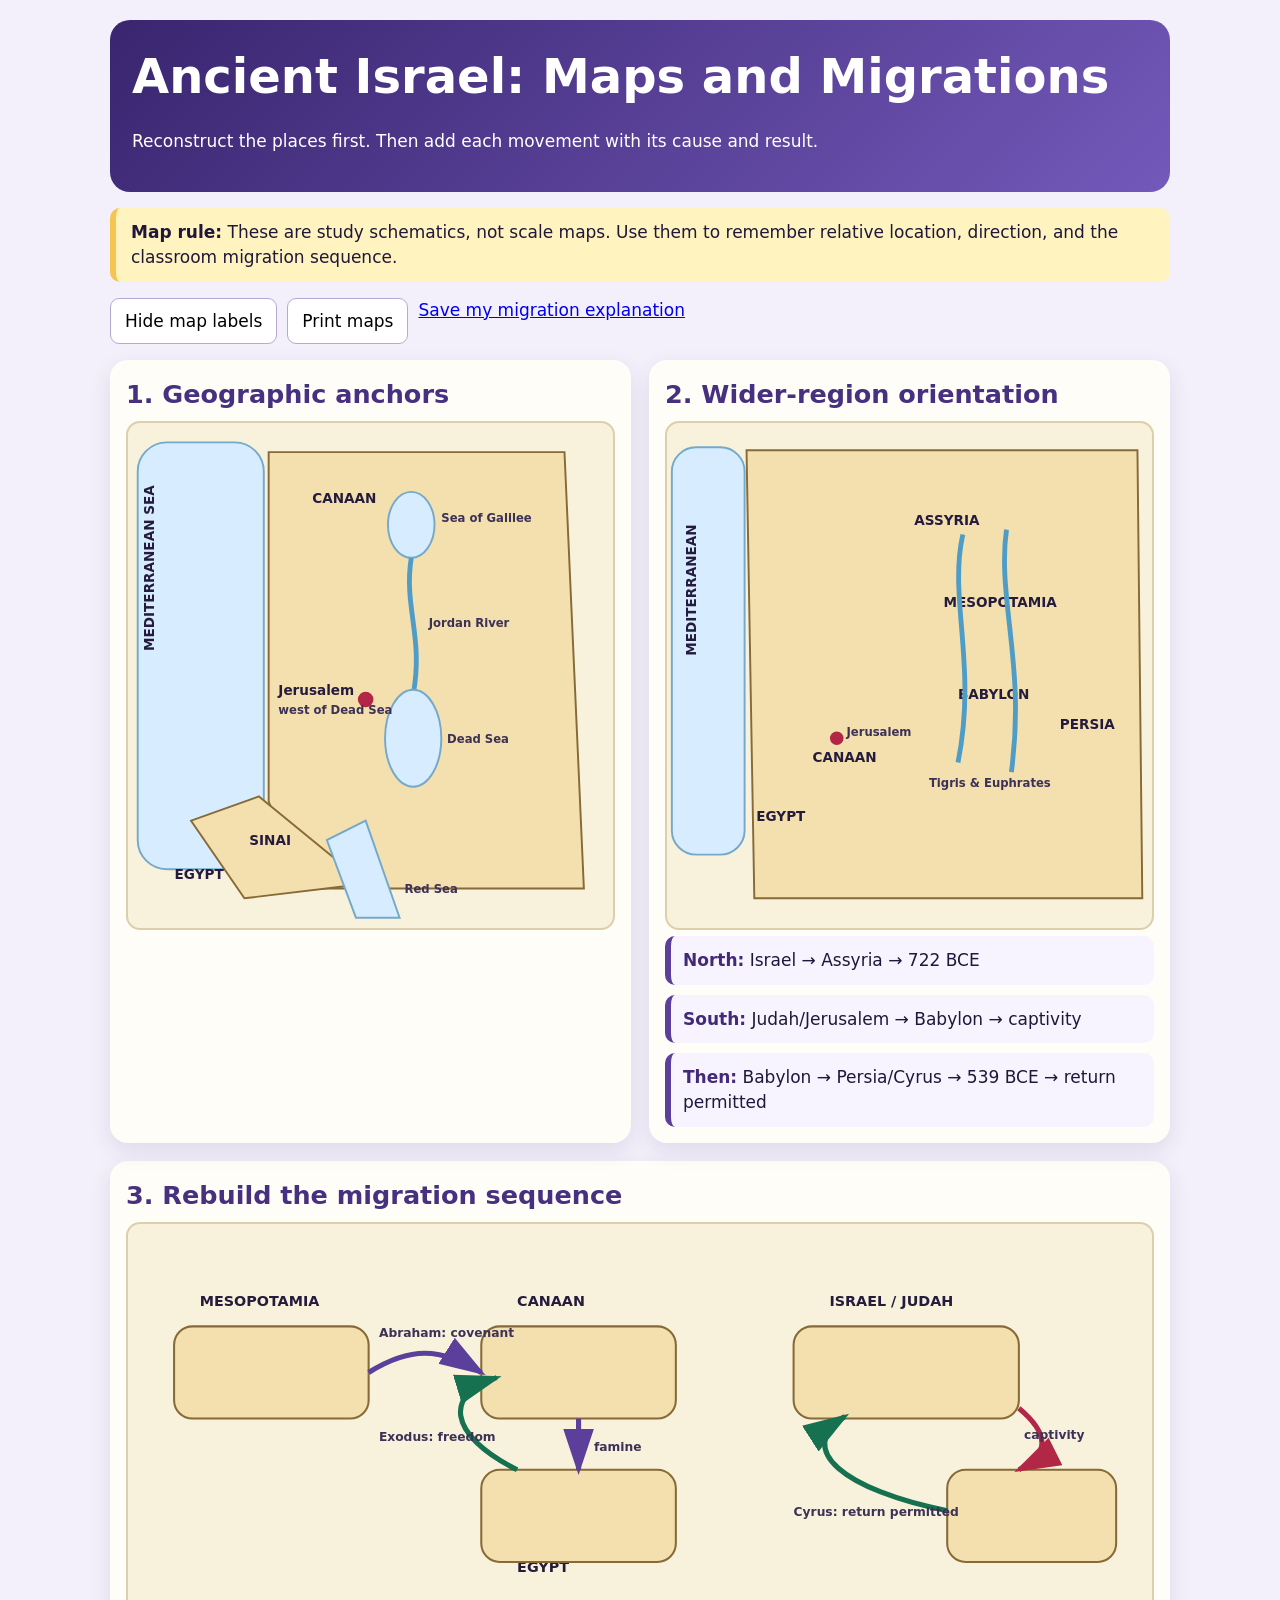
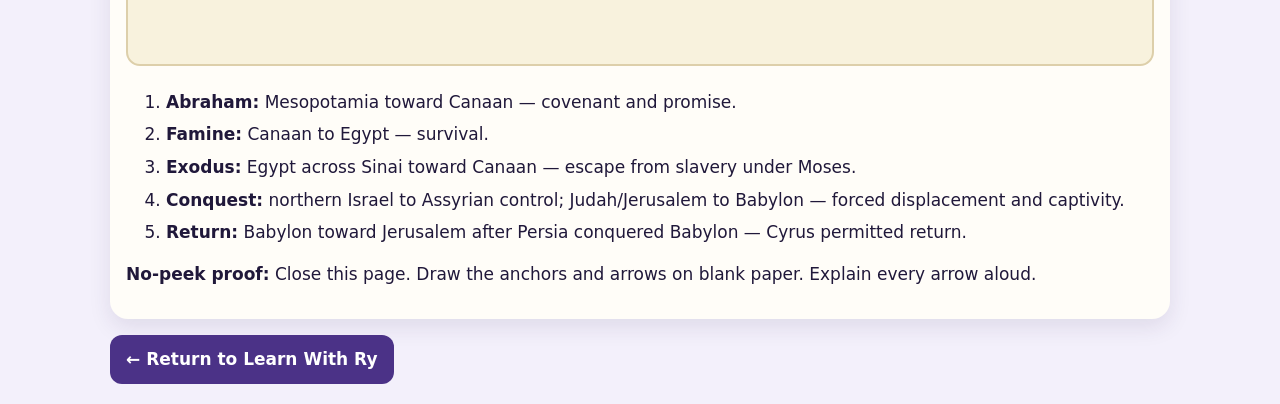
<file: ancient-israel-maps.html>
<!doctype html><html lang="en"><head><meta charset="utf-8"><meta name="viewport" content="width=device-width,initial-scale=1"><title>Ancient Israel Maps and Migrations</title><style>
:root{--ink:#20183a;--paper:#fffdf8;--purple:#5b3f9b;--gold:#f5c451;--blue:#d7ecff;--line:#4a3781}*{box-sizing:border-box}body{margin:0;background:#f3f0fb;color:var(--ink);font:17px/1.45 system-ui,-apple-system,Segoe UI,sans-serif}main{max-width:1100px;margin:auto;padding:20px}.top{background:linear-gradient(135deg,#39256f,#7359ba);color:white;border-radius:20px;padding:22px}.top h1{margin:0 0 8px;font-size:clamp(28px,5vw,48px)}.note{background:#fff3bf;border-left:6px solid var(--gold);padding:12px 15px;margin:16px 0;border-radius:10px}.grid{display:grid;grid-template-columns:repeat(auto-fit,minmax(320px,1fr));gap:18px}.card{background:var(--paper);border-radius:18px;padding:16px;box-shadow:0 8px 22px #2d20531a}.card h2{margin:0 0 8px;color:#46307f}.map{width:100%;height:auto;background:#f8f2dd;border:2px solid #ddcfaa;border-radius:14px}.water{fill:var(--blue);stroke:#75a9cc;stroke-width:2}.land{fill:#f4dfae;stroke:#866a37;stroke-width:2}.river{fill:none;stroke:#4f9dc7;stroke-width:5}.city{fill:#b12745}.label{font:700 14px system-ui;fill:#251c3d}.small{font:600 12px system-ui;fill:#3c3156}.route{fill:none;stroke:var(--purple);stroke-width:4;stroke-dasharray:9 6;marker-end:url(#arrow)}.forced{stroke:#b12745}.return{stroke:#167151}.rows{display:grid;gap:10px}.row{background:#f7f4ff;border-left:6px solid var(--purple);padding:12px;border-radius:10px}.row b{color:#432979}.checks li{margin:8px 0}.back{display:inline-block;margin-top:16px;background:#4b3287;color:white;text-decoration:none;padding:12px 16px;border-radius:12px;font-weight:700}@media print{body{background:white}.top,.card{box-shadow:none}.back{display:none}}.labels-hidden svg text{visibility:hidden}.mapTools{display:flex;gap:10px;flex-wrap:wrap;margin:16px 0}.mapTools button{font:inherit;padding:10px 14px;border-radius:9px;border:1px solid #b8a8d5;background:white;cursor:pointer}.mapTools button:focus-visible{outline:3px solid #8061cc}</style></head><body><main>
<section class="top"><h1>Ancient Israel: Maps and Migrations</h1><p>Reconstruct the places first. Then add each movement with its cause and result.</p></section>
<p class="note"><b>Map rule:</b> These are study schematics, not scale maps. Use them to remember relative location, direction, and the classroom migration sequence.</p>
<div class="mapTools"><button id="toggleMapLabels" aria-pressed="false">Hide map labels</button><button id="printMaps">Print maps</button><a href="learning-tools.html#SS">Save my migration explanation</a></div><div class="grid"><section class="card"><h2>1. Geographic anchors</h2><svg class="map" viewBox="0 0 500 520" role="img" aria-label="Schematic map of Ancient Israel and surrounding regions"><rect class="water" x="10" y="20" width="130" height="440" rx="30"/><text class="label" x="27" y="235" transform="rotate(-90 27 235)">MEDITERRANEAN SEA</text><path class="land" d="M145 30 L450 30 L470 480 L180 480 L145 390 Z"/><text class="label" x="190" y="82">CANAAN</text><ellipse class="water" cx="292" cy="105" rx="24" ry="34"/><text class="small" x="323" y="102">Sea of Galilee</text><path class="river" d="M292 139 C284 190 305 220 294 280"/><text class="small" x="310" y="210">Jordan River</text><ellipse class="water" cx="294" cy="325" rx="29" ry="50"/><text class="small" x="329" y="330">Dead Sea</text><circle class="city" cx="245" cy="285" r="8"/><text class="label" x="155" y="280">Jerusalem</text><text class="small" x="155" y="300">west of Dead Sea</text><path class="land" d="M135 385 L245 475 L120 490 L65 410 Z"/><text class="label" x="125" y="435">SINAI</text><text class="label" x="48" y="470">EGYPT</text><path class="water" d="M245 410 L280 510 L235 510 L205 430 Z"/><text class="small" x="285" y="485">Red Sea</text></svg></section>
<section class="card"><h2>2. Wider-region orientation</h2><svg class="map" viewBox="0 0 500 520" role="img" aria-label="Schematic map from Egypt and Canaan to Assyria Babylon and Persia"><defs><marker id="arrow" markerWidth="10" markerHeight="10" refX="8" refY="3" orient="auto"><path d="M0,0 L0,6 L9,3 z" fill="#5b3f9b"/></marker></defs><rect class="water" x="5" y="25" width="75" height="420" rx="25"/><text class="label" x="30" y="240" transform="rotate(-90 30 240)">MEDITERRANEAN</text><path class="land" d="M82 28 L485 28 L490 490 L90 490 Z"/><text class="label" x="92" y="410">EGYPT</text><text class="label" x="150" y="350">CANAAN</text><circle class="city" cx="175" cy="325" r="7"/><text class="small" x="185" y="323">Jerusalem</text><text class="label" x="255" y="105">ASSYRIA</text><text class="label" x="300" y="285">BABYLON</text><text class="label" x="405" y="315">PERSIA</text><text class="label" x="285" y="190">MESOPOTAMIA</text><path class="river" d="M305 115 C290 180 320 250 300 350"/><path class="river" d="M350 110 C340 180 370 250 355 360"/><text class="small" x="270" y="375">Tigris & Euphrates</text></svg><div class="rows"><div class="row"><b>North:</b> Israel → Assyria → 722 BCE</div><div class="row"><b>South:</b> Judah/Jerusalem → Babylon → captivity</div><div class="row"><b>Then:</b> Babylon → Persia/Cyrus → 539 BCE → return permitted</div></div></section></div>
<section class="card" style="margin-top:18px"><h2>3. Rebuild the migration sequence</h2><svg class="map" viewBox="0 0 1000 430" role="img" aria-label="Migration sequence from Mesopotamia to Canaan Egypt exile and return"><defs><marker id="arrow2" markerWidth="10" markerHeight="10" refX="8" refY="3" orient="auto"><path d="M0,0 L0,6 L9,3 z" fill="context-stroke"/></marker></defs><g class="label"><text x="70" y="80">MESOPOTAMIA</text><text x="380" y="80">CANAAN</text><text x="380" y="340">EGYPT</text><text x="685" y="80">ISRAEL / JUDAH</text><text x="840" y="300">BABYLON</text></g><g fill="#f4dfae" stroke="#866a37" stroke-width="2"><rect x="45" y="100" width="190" height="90" rx="18"/><rect x="345" y="100" width="190" height="90" rx="18"/><rect x="345" y="240" width="190" height="90" rx="18"/><rect x="650" y="100" width="220" height="90" rx="18"/><rect x="800" y="240" width="165" height="90" rx="18"/></g><path d="M235 145 C275 120 305 120 345 145" fill="none" stroke="#5b3f9b" stroke-width="5" marker-end="url(#arrow2)"/><text class="small" x="245" y="110">Abraham: covenant</text><path d="M440 190 L440 240" fill="none" stroke="#5b3f9b" stroke-width="5" marker-end="url(#arrow2)"/><text class="small" x="455" y="222">famine</text><path d="M380 240 C310 205 310 165 360 150" fill="none" stroke="#167151" stroke-width="5" marker-end="url(#arrow2)"/><text class="small" x="245" y="212">Exodus: freedom</text><path d="M870 180 C900 205 900 225 870 240" fill="none" stroke="#b12745" stroke-width="5" marker-end="url(#arrow2)"/><text class="small" x="875" y="210">captivity</text><path d="M800 280 C700 260 650 220 700 188" fill="none" stroke="#167151" stroke-width="5" marker-end="url(#arrow2)"/><text class="small" x="650" y="285">Cyrus: return permitted</text></svg>
<ol class="checks"><li><b>Abraham:</b> Mesopotamia toward Canaan — covenant and promise.</li><li><b>Famine:</b> Canaan to Egypt — survival.</li><li><b>Exodus:</b> Egypt across Sinai toward Canaan — escape from slavery under Moses.</li><li><b>Conquest:</b> northern Israel to Assyrian control; Judah/Jerusalem to Babylon — forced displacement and captivity.</li><li><b>Return:</b> Babylon toward Jerusalem after Persia conquered Babylon — Cyrus permitted return.</li></ol><p><b>No-peek proof:</b> Close this page. Draw the anchors and arrows on blank paper. Explain every arrow aloud.</p></section>
<a class="back" href="index.html">← Return to Learn With Ry</a></main><script>document.getElementById("toggleMapLabels").onclick=function(){const hidden=document.body.classList.toggle("labels-hidden");this.textContent=hidden?"Show map labels":"Hide map labels";this.setAttribute("aria-pressed",String(hidden))};document.getElementById("printMaps").onclick=()=>window.print();</script></body></html>
</file>
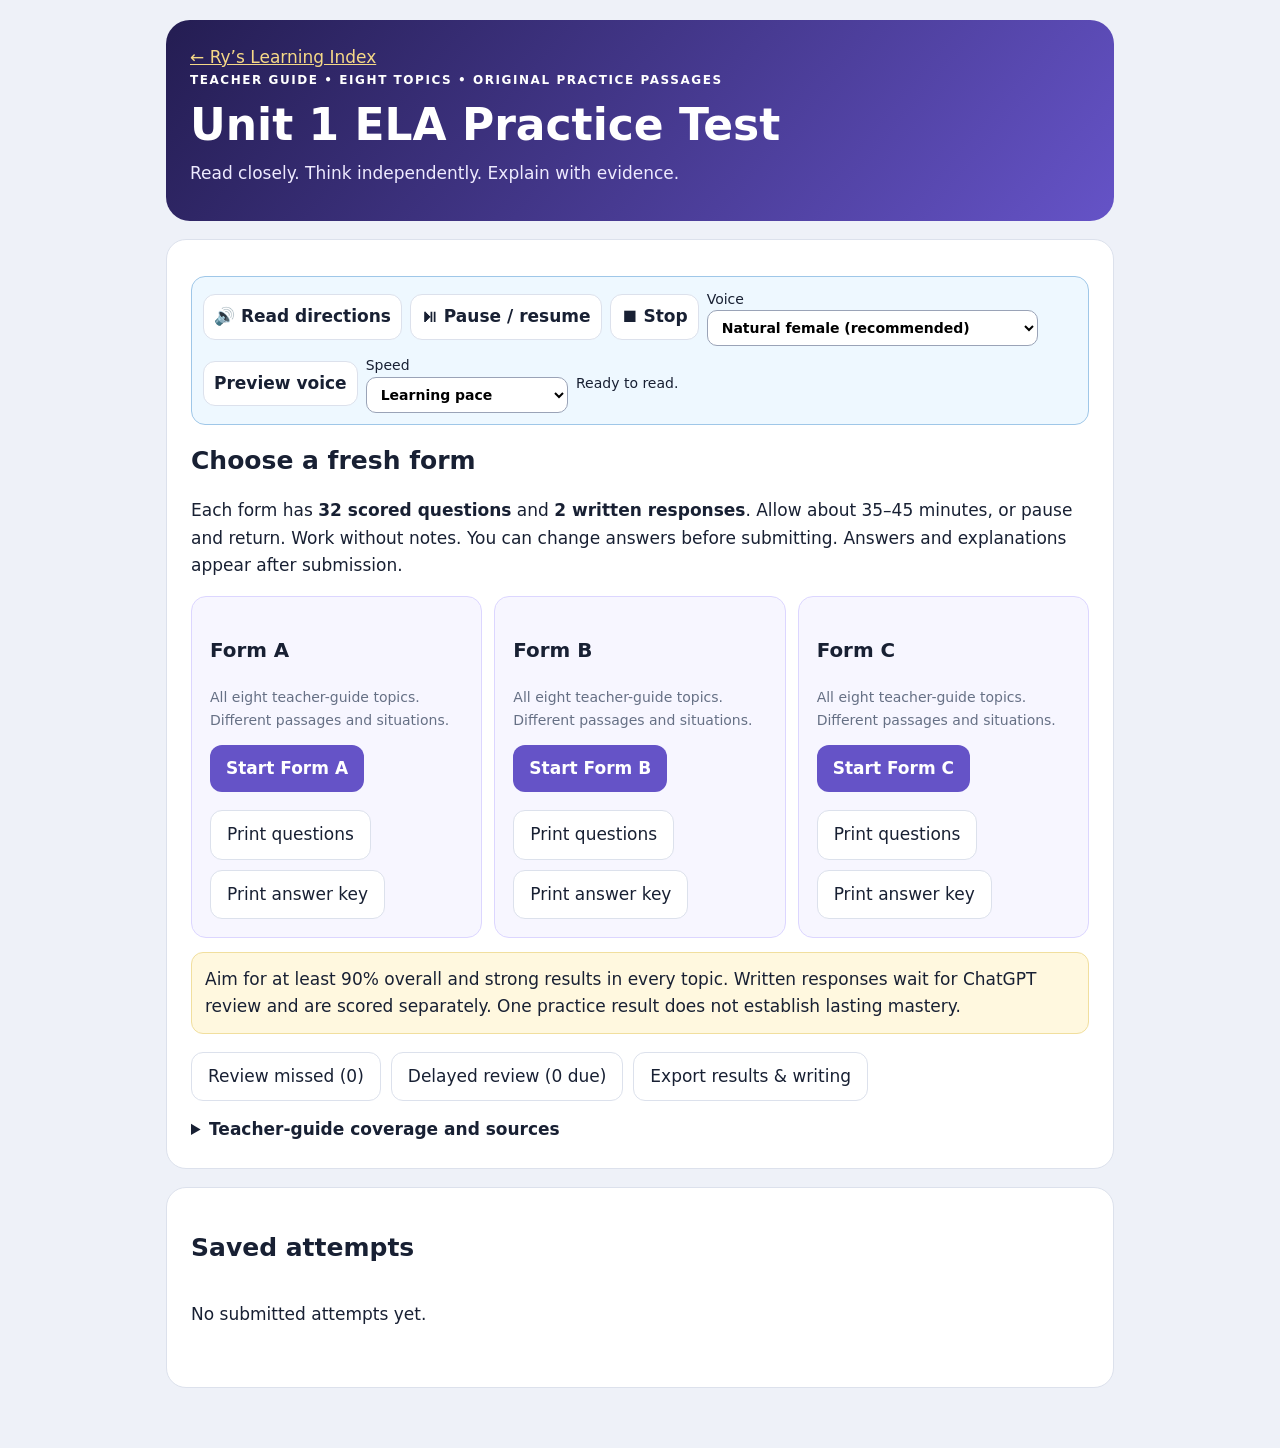
<file: ela-unit1-practice.html>
<!doctype html>
<html lang="en"><head><meta charset="utf-8"><meta name="viewport" content="width=device-width,initial-scale=1"><meta http-equiv="Cache-Control" content="no-cache"><title>Ry • Unit 1 ELA Practice Test</title>
<style>
:root{--ink:#182033;--purple:#6553c7;--line:#dce1ec;--muted:#667085}*{box-sizing:border-box}body{margin:0;background:#eef1f8;color:var(--ink);font:17px/1.6 system-ui,-apple-system,sans-serif}.shell{max-width:980px;margin:auto;padding:20px 16px 60px}a{color:#5140ad}.hero{background:linear-gradient(130deg,#241d52,#6553c7);color:white;border-radius:24px;padding:24px}.hero a{color:#f6d987}.eyebrow{font-size:12px;letter-spacing:.13em;font-weight:bold;text-transform:uppercase}.hero h1{line-height:1.12;margin:10px 0;font-size:clamp(28px,5vw,44px)}.hero p{margin:10px 0;color:#eeeaff}.panel{background:white;border:1px solid var(--line);border-radius:20px;padding:24px;margin-top:18px}h2{font-size:25px;line-height:1.25}button,select,textarea{font:inherit}button,.button{display:inline-block;cursor:pointer;border:1px solid var(--line);border-radius:12px;background:white;color:var(--ink);padding:10px 16px;text-decoration:none}button:hover,.button:hover{border-color:var(--purple)}button:focus-visible,a:focus-visible,select:focus-visible,textarea:focus-visible{outline:3px solid #b18b00;outline-offset:3px}button:disabled{opacity:.5;cursor:default}.primary{background:var(--purple);color:white;border:0;font-weight:750}.actions{display:flex;flex-wrap:wrap;gap:10px;margin-top:18px}.forms{display:grid;grid-template-columns:repeat(3,1fr);gap:12px}.form-card{padding:18px;background:#f7f6ff;border:1px solid #dcd6ff;border-radius:15px}.muted{color:var(--muted);font-size:14px}.badge{display:inline-block;background:#eeeaff;color:#5140ad;padding:4px 10px;border-radius:999px;font-weight:750;font-size:13px}.passage{white-space:pre-wrap;background:#f5f7fc;border-left:4px solid #9284de;padding:18px;border-radius:10px;margin:18px 0}.options{display:grid;gap:10px}.choice{display:flex;align-items:flex-start;gap:12px;border:1px solid var(--line);border-radius:12px;padding:13px;cursor:pointer}.choice:has(input:checked){border-color:#6553c7;background:#f2efff}.choice input{margin-top:7px;transform:scale(1.2);accent-color:var(--purple)}.match-row{display:grid;grid-template-columns:1fr 1fr;gap:12px;align-items:center;padding:12px 0;border-bottom:1px solid var(--line)}select{width:100%;padding:10px;border-radius:10px;border:1px solid #9aa3b7;background:white}textarea{width:100%;min-height:170px;padding:14px;border:1px solid #9aa3b7;border-radius:12px;resize:vertical}.progress-track{height:8px;background:#e5e0ff;border-radius:20px;margin:15px 0}.progress-fill{height:8px;background:#6553c7;border-radius:20px}table{border-collapse:collapse;width:100%;font-size:15px}th,td{padding:10px;text-align:left;border-bottom:1px solid var(--line)}.right{color:#136a4a}.wrong{color:#9b293f}.review-card{border-top:1px solid var(--line);padding:18px 0}.notice{padding:13px;background:#fff8df;border:1px solid #f1df9e;border-radius:12px;margin:14px 0}#print-view{display:none}.print-question{break-inside:avoid;margin:24px 0}.print-passage{white-space:pre-wrap}#message{color:#9b293f;font-weight:700}details{margin-top:15px}summary{cursor:pointer;font-weight:700}.word-space{height:130px;border-bottom:1px solid #999}.topic-list{columns:2}.summary-score{font-size:30px;font-weight:800}.history{max-height:240px;overflow:auto} @media(max-width:620px){.forms{grid-template-columns:1fr}.match-row{grid-template-columns:1fr}.panel{padding:18px}.topic-list{columns:1}table{font-size:13px}th,td{padding:7px}}@media print{body{background:white;font:12pt/1.45 Georgia,serif}.shell{display:none!important}#print-view{display:block;padding:0 15px}button{display:none}.print-question h3{font-size:13pt}.word-space{height:160px}h1{font-size:20pt}table{font:11pt/1.4 Georgia,serif}.print-question{break-inside:avoid}}
.narration{display:flex;align-items:center;gap:8px;flex-wrap:wrap;margin:12px 0;padding:11px;border:1px solid #9fc7e8;background:#eef8ff;border-radius:14px}.narration button,.narration select{padding:8px 10px;font-weight:750}.narration label,.narration [role=status]{font-size:14px}.narration.unsupported{background:#fff8df;border-color:#ead58a}
</style></head><body><div class="shell"><header class="hero"><a href="index.html">← Ry’s Learning Index</a><div class="eyebrow">Teacher guide • Eight topics • Original practice passages</div><h1>Unit 1 ELA Practice Test</h1><p>Read closely. Think independently. Explain with evidence.</p></header><main id="app" aria-live="polite"></main></div><section id="print-view"></section><script src="narrator.js?v=20261021-30"></script><script src="ela-unit1-bank.js?v=20261001"></script><script src="ela-unit1-test.js?v=20261003"></script><script src="practice-feedback-v36.js?v=20261028-38"></script><script src="legacy-feedback-v36.js?v=20261027-36"></script></body></html>
</file>
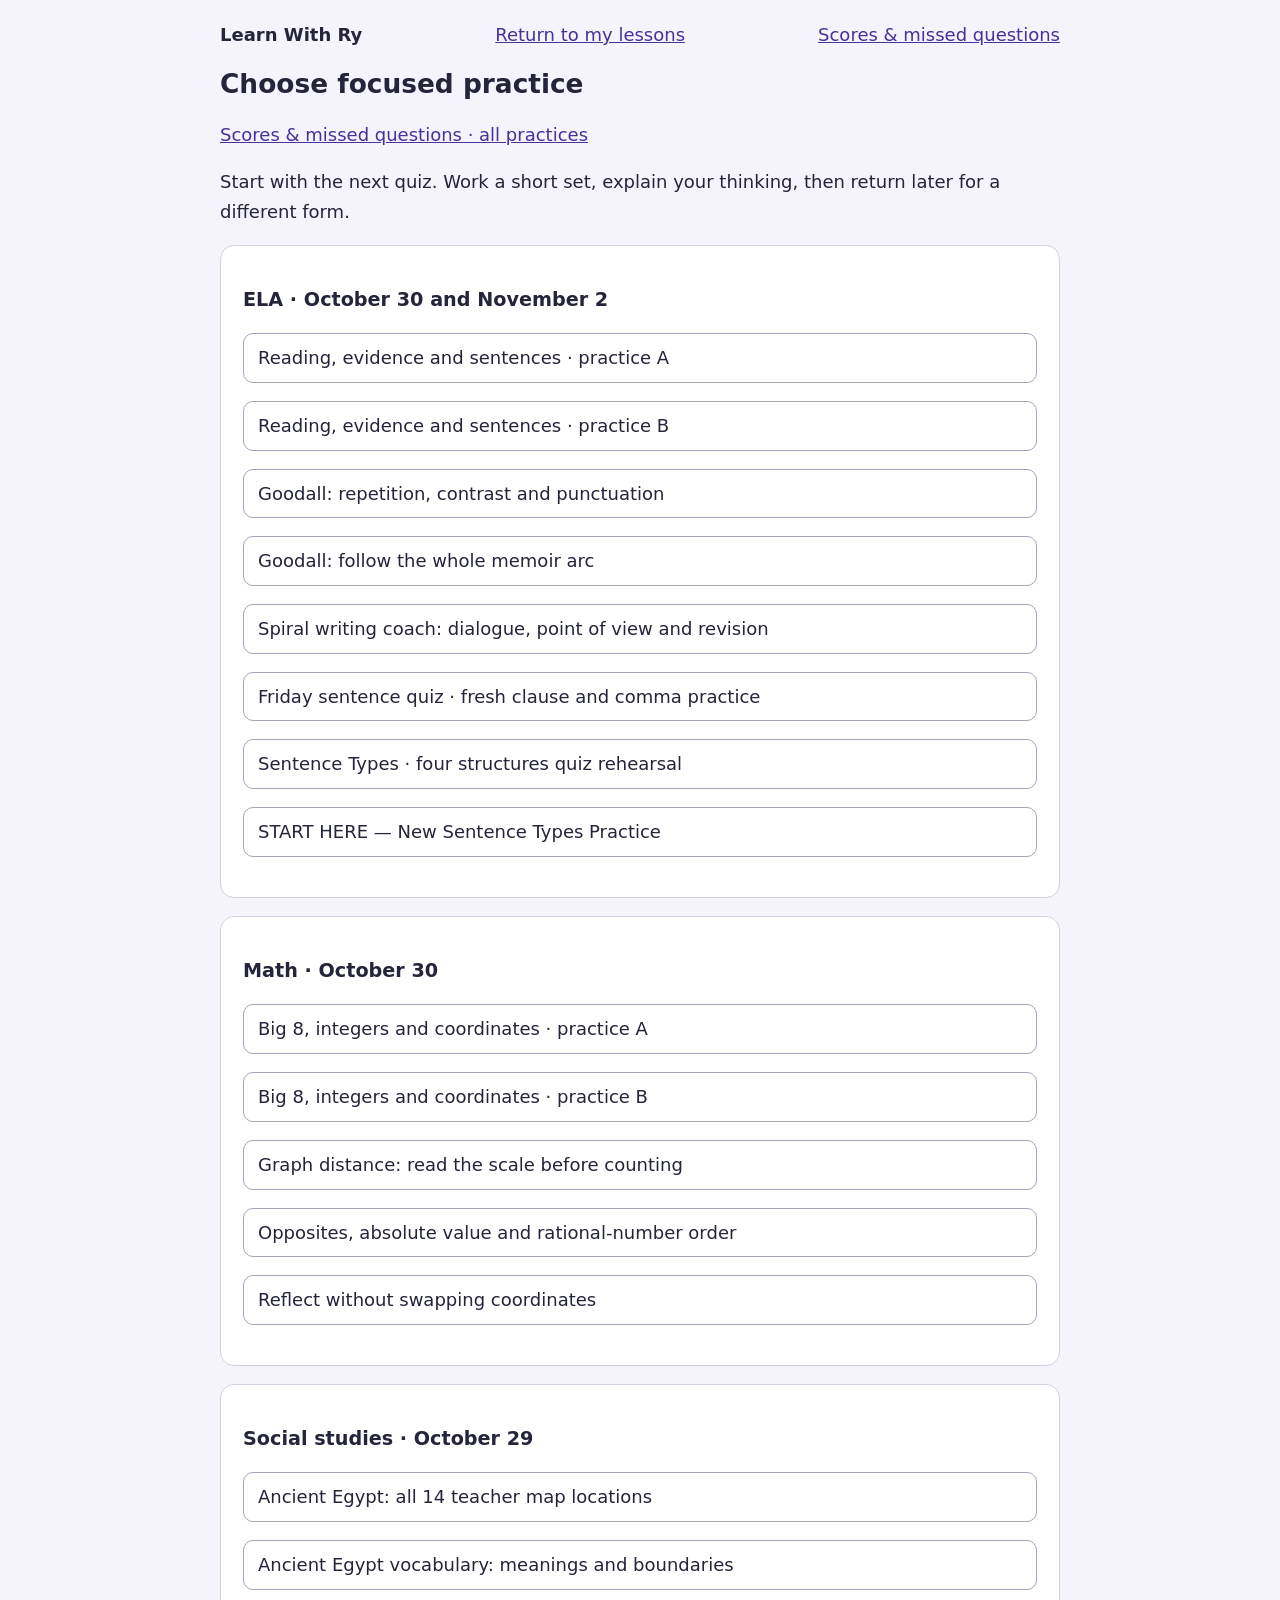
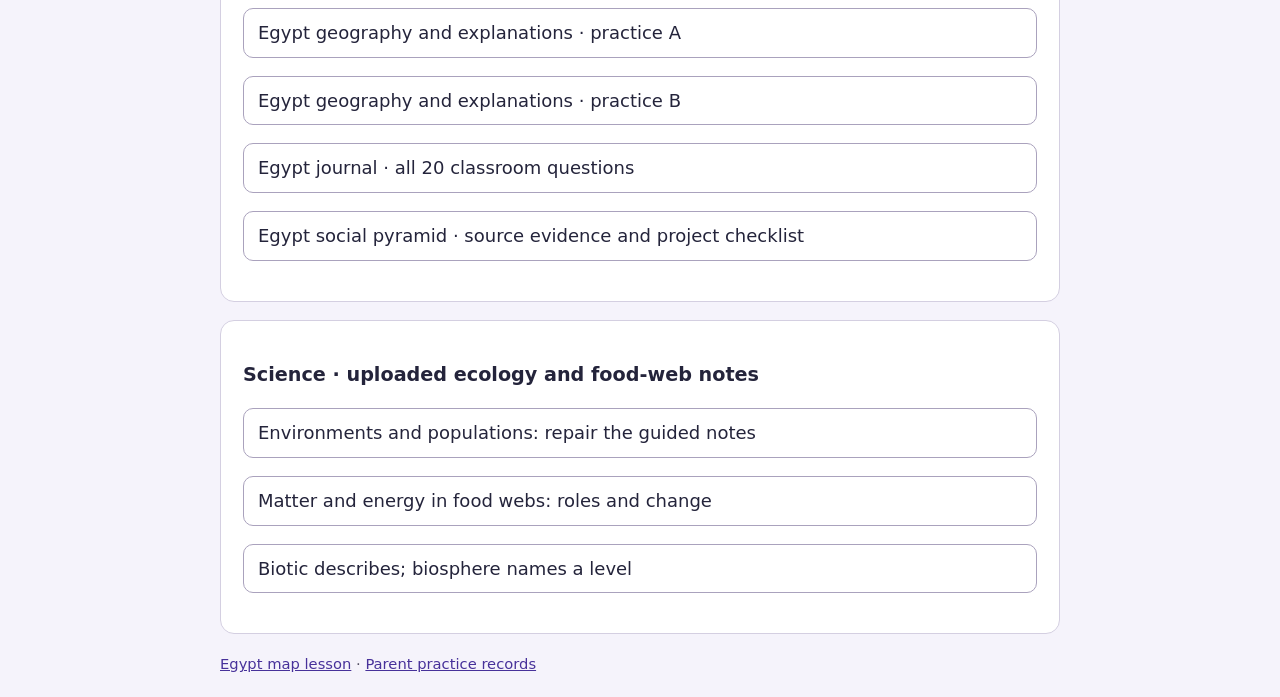
<file: exam-practice.html>
<!doctype html><html lang="en"><head><meta charset="utf-8"><meta name="viewport" content="width=device-width,initial-scale=1"><title>Focused practice · Learn With Ry</title><style>
*{box-sizing:border-box}body{margin:0;background:#f5f3fb;color:#24243b;font:18px/1.65 system-ui,sans-serif}main{max-width:880px;margin:auto;padding:20px}header{display:flex;justify-content:space-between;gap:16px;flex-wrap:wrap}h1{font-size:1.65rem;line-height:1.3}h2{font-size:1.2rem}a{color:#47319a}button,select,textarea,input{font:inherit}button,select{min-height:48px;border:1px solid #aaa2bd;border-radius:10px;background:white;padding:9px 14px;color:inherit}button{cursor:pointer}button:disabled{cursor:default}button:focus-visible,a:focus-visible,textarea:focus-visible,select:focus-visible{outline:3px solid #6650c5;outline-offset:3px}.primary{background:#5740a6;color:white}.panel{background:white;padding:22px;border:1px solid #d4cfe1;border-radius:14px;margin:18px 0}.choices{display:grid;gap:12px}.choice{text-align:left;width:100%}.selected{outline:3px solid #6650c5;background:#f0ebff}.correct{border:3px solid #217a52}.wrong{border:3px solid #ac3549}.actions{display:flex;gap:10px;flex-wrap:wrap;margin:12px 0}.sourceText{white-space:pre-line;background:#f6f5fa;border-left:4px solid #7663bb;padding:16px;font-size:1rem}.quiet{font-size:.93rem;color:#565268}textarea{width:100%;min-height:155px;padding:12px;border-radius:8px;border:1px solid #aaa2bd}svg{display:block;width:100%;max-height:650px;background:#fffaf0;border:1px solid #b9b4a6}.mapWrap{max-width:500px;margin:auto}.mapLegend{columns:2;font-size:.9rem}.answerLines{min-height:110px;border-bottom:1px solid #bbb}.hide{display:none!important}.feedback{margin-top:18px;background:#f4f1ff;border-radius:10px;padding:16px}.progress{font-size:1rem}.bankButton{width:100%;text-align:left}.printItem{break-inside:avoid;page-break-inside:avoid;padding:16px 0;border-bottom:1px solid #bbb}.printItem h2{font-size:1rem}#printArea{display:none}.mapNumber{font:600 15px system-ui;fill:#222}.mapMark{fill:white;stroke:#39334b;stroke-width:1.3}.markerLine{stroke:#39334b;stroke-width:1;fill:none}.pathNile{stroke:#2871a2;stroke-width:5;fill:none}.mapPoint{fill:#222}.stateRow{border-bottom:1px solid #ddd;padding:8px 0}
@media(max-width:500px){main{padding:12px}.panel{padding:15px}.mapLegend{columns:1}h1{font-size:1.4rem}.actions button{flex:1}}
@media print{body{background:white;color:black;font:11pt/1.4 system-ui}main{max-width:none;padding:0}#screen,header,footer{display:none!important}#printArea{display:block}a{color:black}.mapWrap{max-width:350px}svg{max-height:430px}.sourceText{font-size:10pt}.printItem{margin:12px 0}.answerLines{min-height:90px}}
#teaching p{white-space:pre-line}</style></head><body><main><header><b>Learn With Ry</b><a href="index.html">Return to my lessons</a><a href="index.html?results=1">Scores & missed questions</a></header><div id="screen"></div><div id="printArea"></div><footer class="quiet"><a href="index.html?subject=SS&amp;lesson=ss_v35_egypt_map14">Egypt map lesson</a> · <a href="exam-practice.html?parent=1">Parent practice records</a></footer></main><script src="narrator.js?v=20261021-30"></script><script src="exam-practice-data.js?v=20261101-43"></script><script src="ela-unit1-bank.js?v=20261001"></script><script src="practice-feedback-v36.js?v=20261101-43"></script><script src="practice-results-v36.js?v=20261027-36"></script><script src="exam-practice.js?v=20261101-43"></script></body></html>
</file>
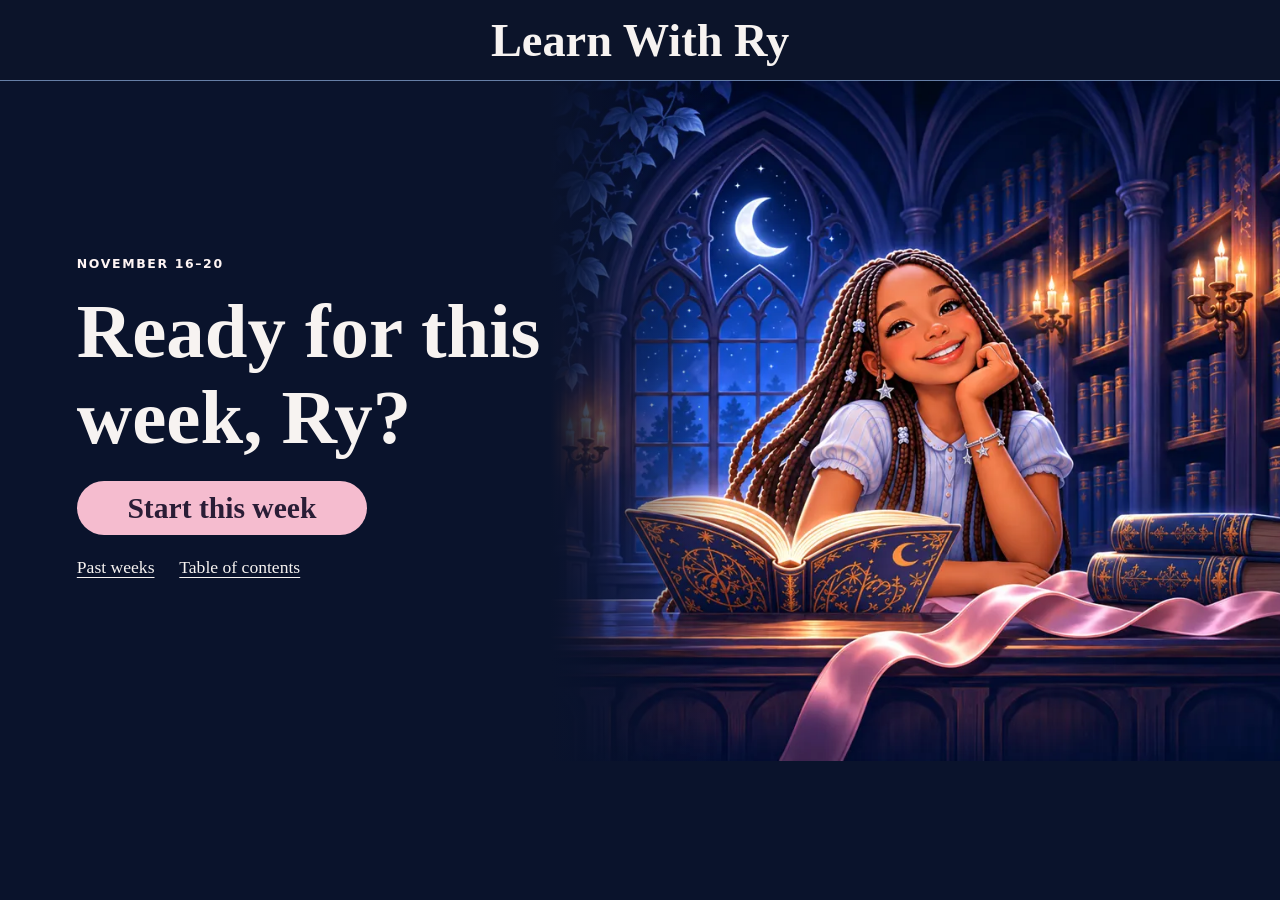
<file: learn.html>
<!doctype html><html lang="en"><head><meta charset="utf-8"><meta name="viewport" content="width=device-width,initial-scale=1"><title>Learn With Ry</title><script>location.replace('index.html'+location.search+location.hash);</script></head><body><p><a href="index.html">Open Learn With Ry</a></p></body></html>
</file>
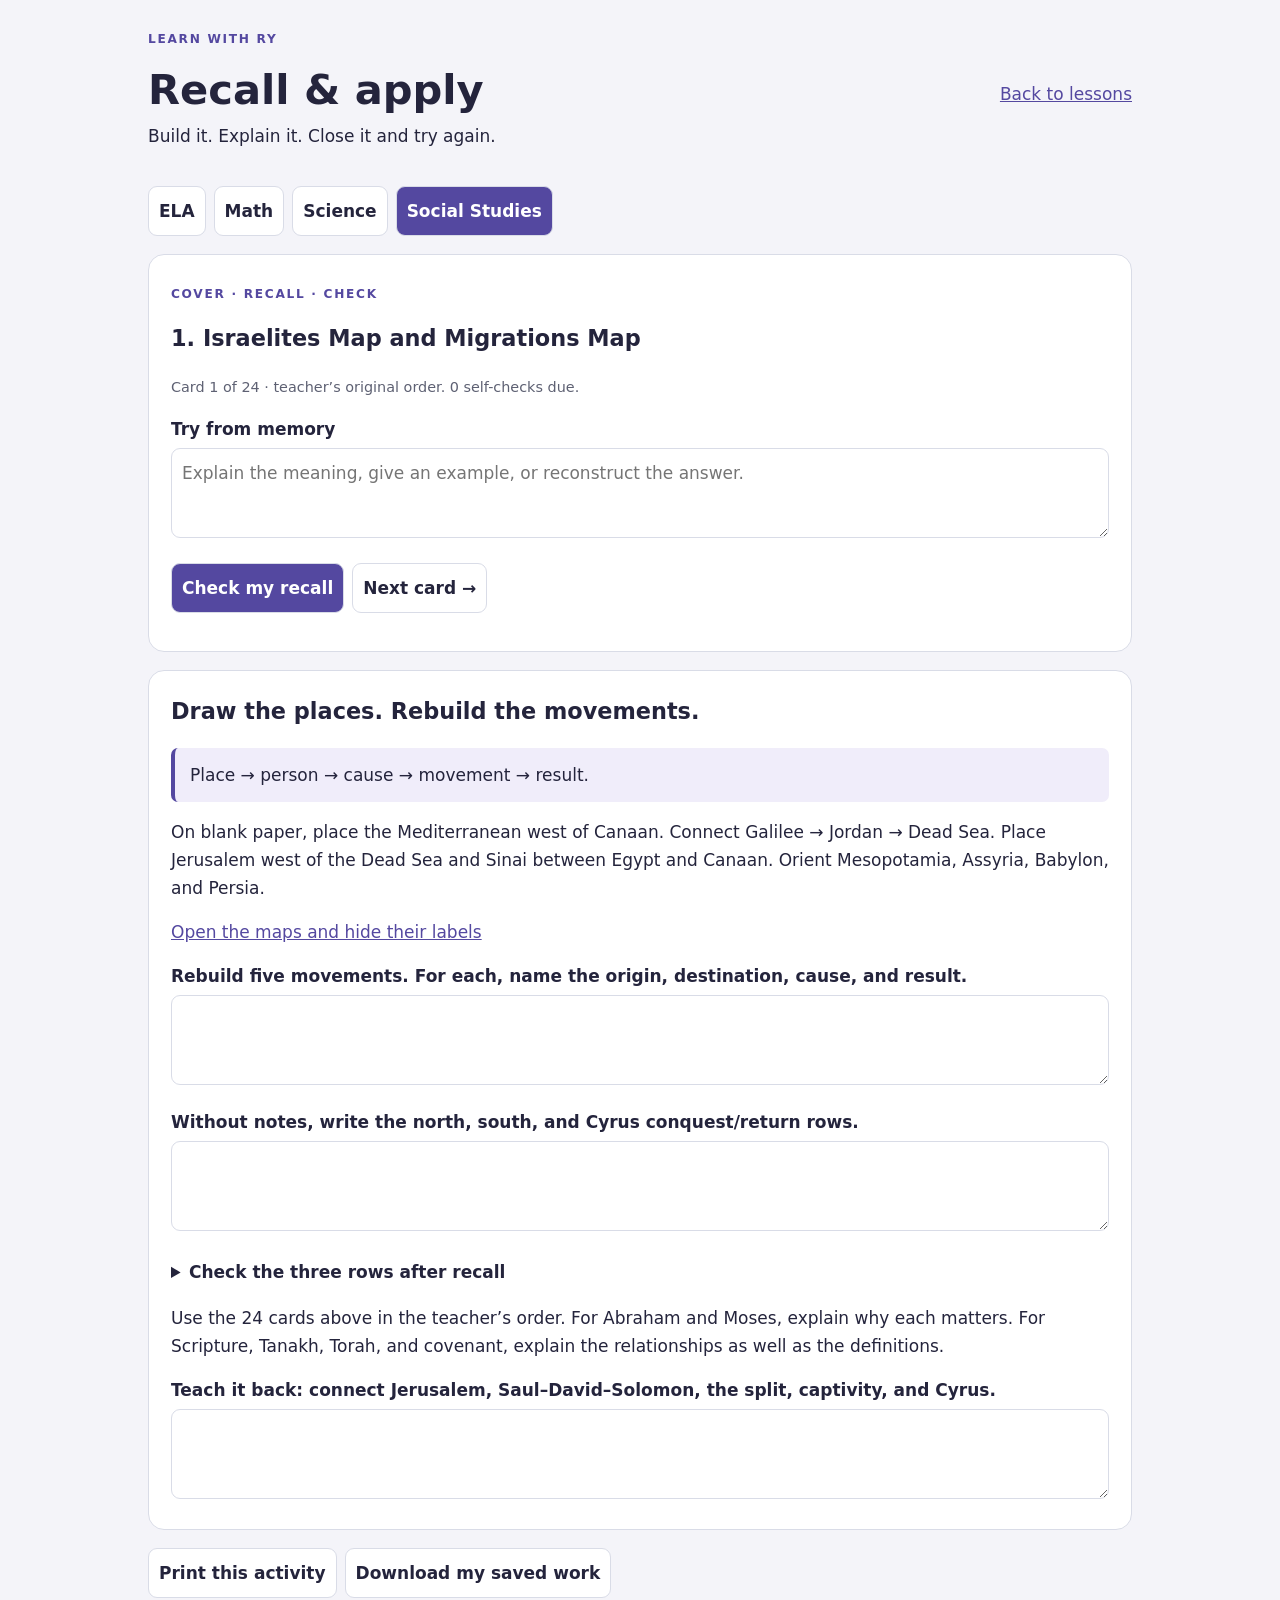
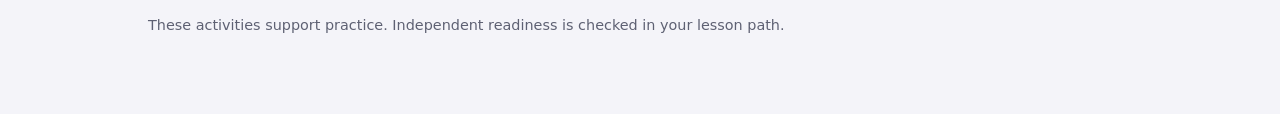
<file: learning-tools.html>
<!doctype html>
<html lang="en"><head><meta charset="utf-8"><meta name="viewport" content="width=device-width,initial-scale=1"><title>Recall & Apply · Learn With Ry</title><link rel="stylesheet" href="learning-tools.css"></head>
<body><main><header><div><p class="eyebrow">LEARN WITH RY</p><h1>Recall & apply</h1><p>Build it. Explain it. Close it and try again.</p></div><a href="index.html">Back to lessons</a></header><nav id="subjects" aria-label="Subject"></nav><section id="workspace" aria-live="polite"></section><p class="quiet">These activities support practice. Independent readiness is checked in your lesson path.</p></main><script src="lesson-library.js?v=20261021-30"></script><script src="narrator.js?v=20261021-30"></script><script src="learning-tools.js?v=20261021-30"></script></body></html>
</file>
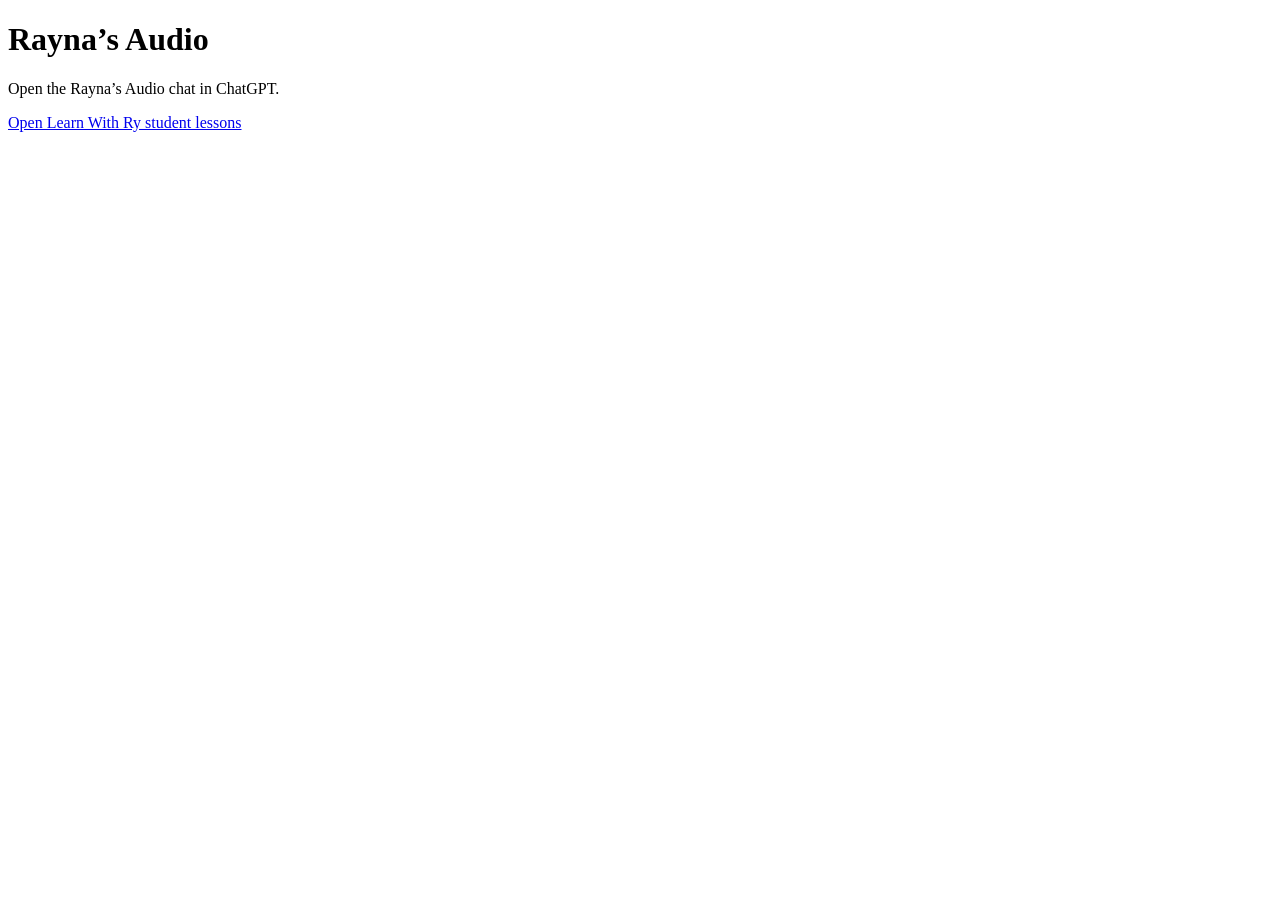
<file: rayna-audio.html>
<!doctype html>
<html lang="en"><meta charset="utf-8"><meta name="viewport" content="width=device-width,initial-scale=1"><title>Rayna’s Audio</title><main><h1>Rayna’s Audio</h1><p>Open the Rayna’s Audio chat in ChatGPT.</p><p><a href="index.html">Open Learn With Ry student lessons</a></p></main></html>
</file>
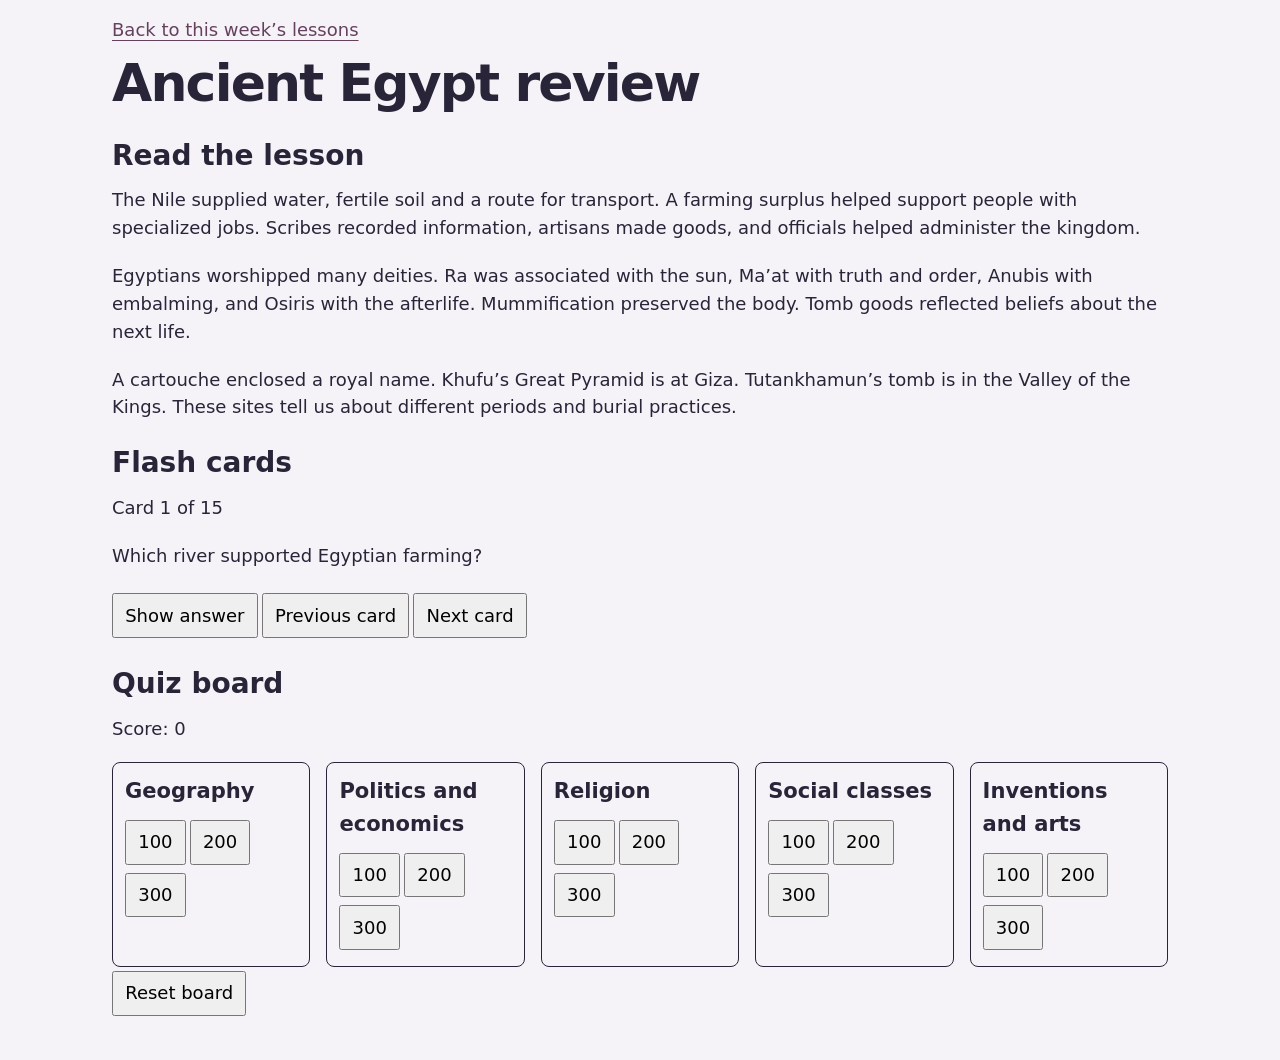
<file: curriculum-2026-11/classroom-practice.html>
<!doctype html>
<html lang="en">
<head>
<meta charset="utf-8">
<meta name="viewport" content="width=device-width, initial-scale=1">
<title>Classroom practice | Learn With Ry</title>
<link rel="stylesheet" href="../home.css">
<style>
body { margin: 0; }
main { width: min(68rem, 100%); padding: 1rem; margin: auto; box-sizing: border-box; font-family: system-ui, sans-serif; line-height: 1.55; }
main > section { margin-block: 1.5rem; }
.board { display: grid; grid-template-columns: repeat(auto-fit, minmax(min(100%, 10rem), 1fr)); gap: 1rem; }
.board section { padding: .75rem; border: 1px solid currentColor; border-radius: .5rem; }
.board h3 { margin: 0 0 .5rem; }
button { font: inherit; min-height: 44px; margin: .25rem .25rem .25rem 0; padding: .4rem .7rem; cursor: pointer; }
dialog { max-width: min(34rem, 85vw); border-radius: .5rem; }
dialog::backdrop { background: #0008; }
</style>
<script src="classroom-practice.js?v=20261115-biomes-originals" defer></script>
</head>
<body>
<main><a href="../index.html#week">Back to this week’s lessons</a></main>
</body>
</html>
</file>
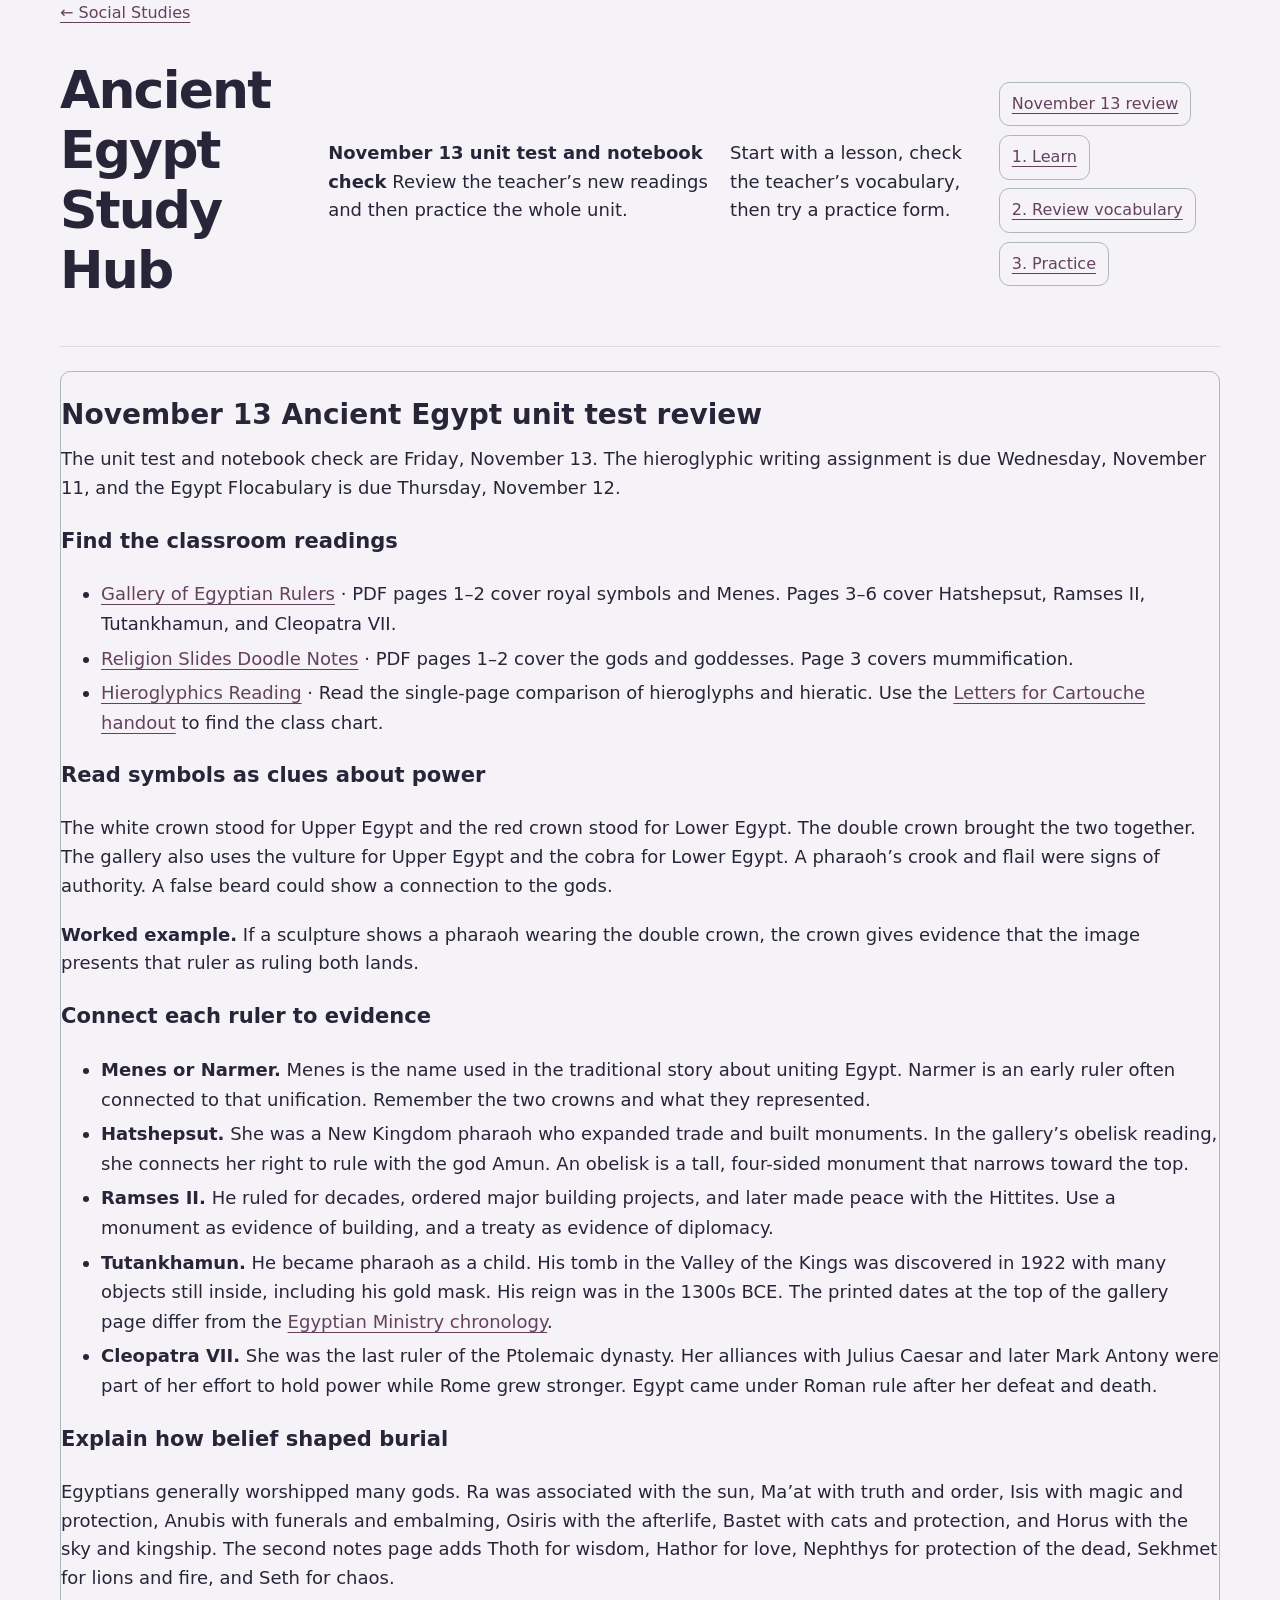
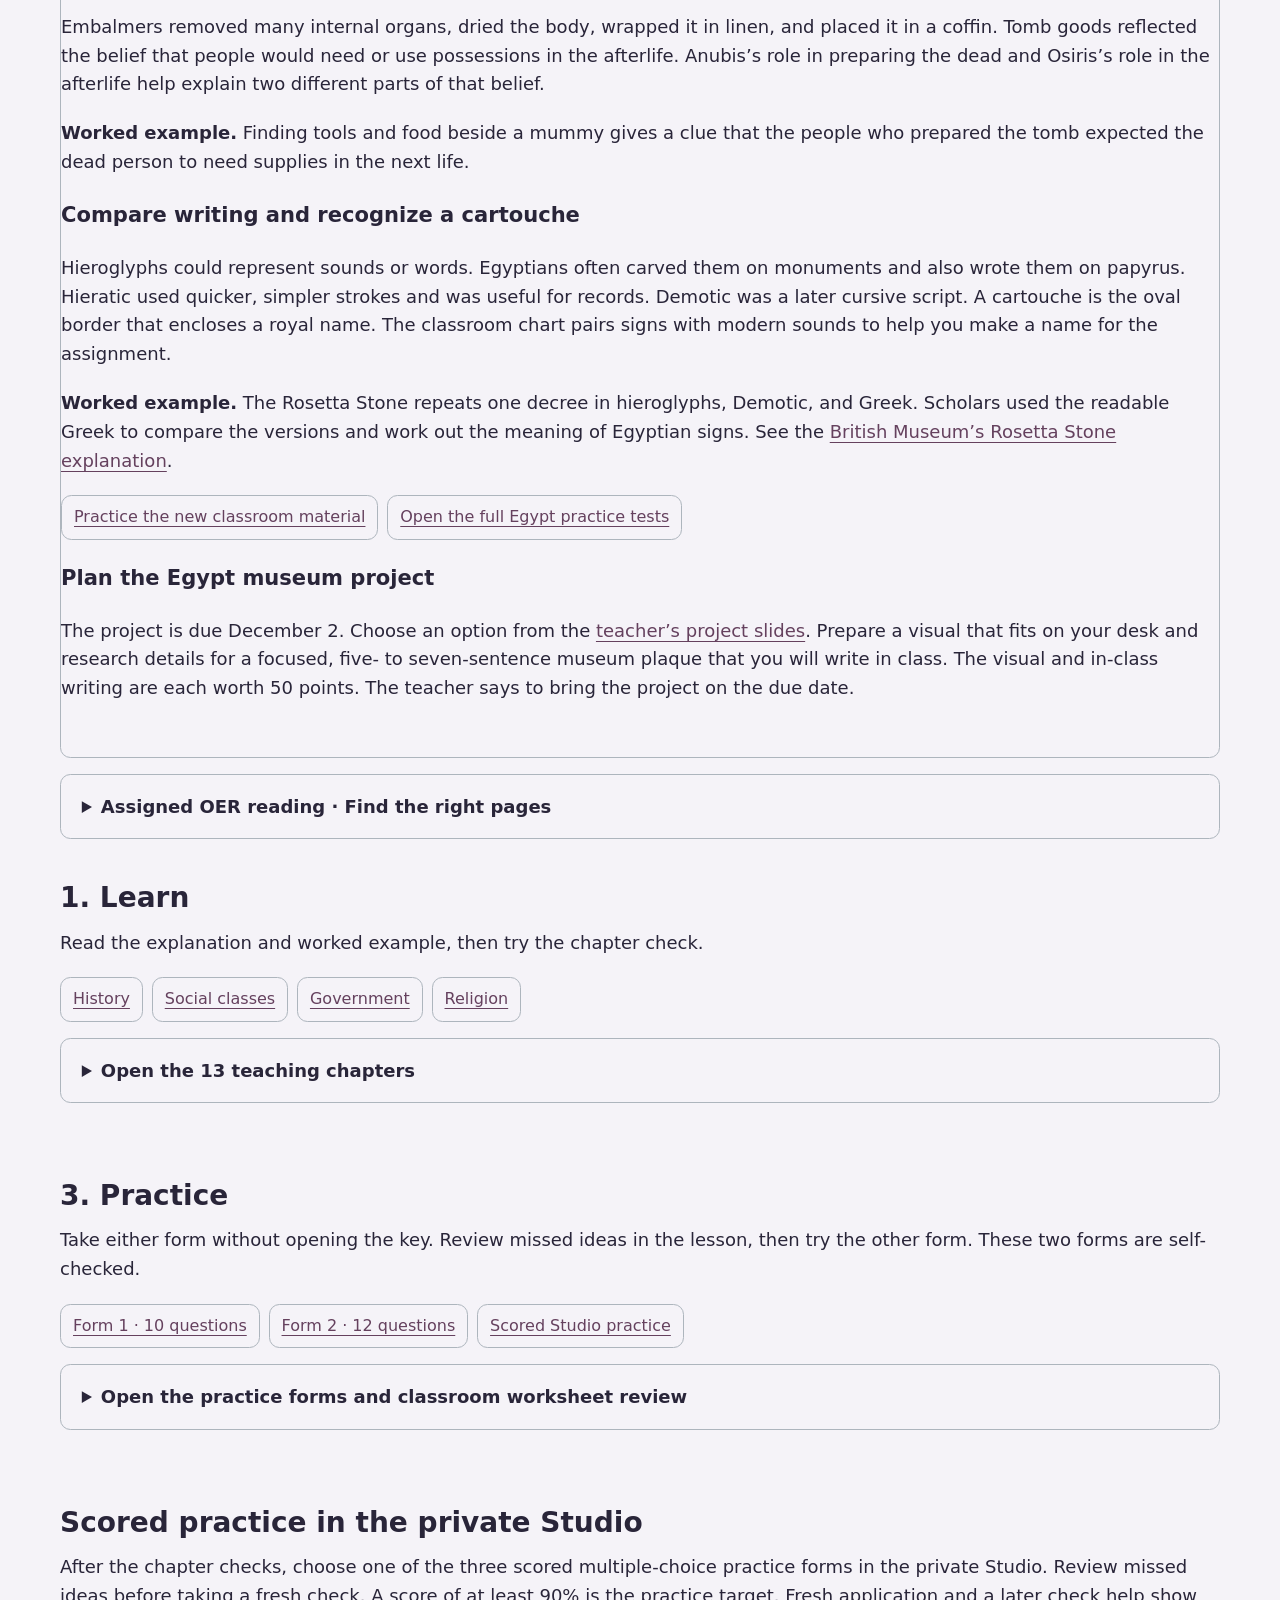
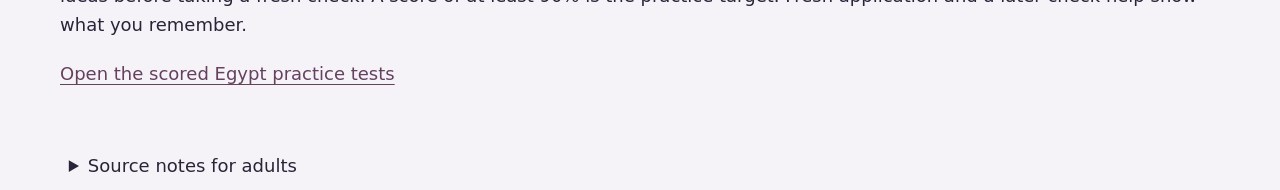
<file: curriculum-2026-11/egypt-teaching.html>
<!doctype html><html lang="en"><meta charset="utf-8"><meta name="viewport" content="width=device-width,initial-scale=1"><title>Ancient Egypt · Learn With Ry</title><link rel="stylesheet" href="../home.css"><style>article{margin:1rem 0;padding:1rem;border:1px solid #adb5bd;border-radius:12px}summary{cursor:pointer;padding:.55rem}li{margin:.3rem 0}p{line-height:1.6} .study-links{display:flex;flex-wrap:wrap;gap:.55rem;margin:.75rem 0 1rem}.study-links a,.study-panel{border:1px solid #adb5bd;border-radius:.65rem;padding:.5rem .75rem}.study-panel{margin:1rem 0}.study-panel>summary{font-weight:700}.egypt-intro{margin-bottom:1.5rem}[id]{scroll-margin-top:1rem}</style><body><main class="wrap"><nav><a href="../index.html#subject/SS">← Social Studies</a></nav><header class="egypt-intro"><h1>Ancient Egypt Study Hub</h1><p><strong>November 13 unit test and notebook check</strong> Review the teacher’s new readings and then practice the whole unit.</p><p>Start with a lesson, check the teacher’s vocabulary, then try a practice form.</p><nav aria-label="Study hub" class="study-links"><a href="#egypt-unit-review">November 13 review</a><a href="#learn-egypt">1. Learn</a><a href="#chapter-12">2. Review vocabulary</a><a href="#egypt-practice">3. Practice</a></nav></header>
<section id="egypt-unit-review" class="study-panel">
<h2>November 13 Ancient Egypt unit test review</h2>
<p>The unit test and notebook check are Friday, November 13. The hieroglyphic writing assignment is due Wednesday, November 11, and the Egypt Flocabulary is due Thursday, November 12.</p>
<h3>Find the classroom readings</h3>
<ul>
<li><a href="https://wcschools.schoology.com/assignment/8642875784">Gallery of Egyptian Rulers</a> · PDF pages 1–2 cover royal symbols and Menes. Pages 3–6 cover Hatshepsut, Ramses II, Tutankhamun, and Cleopatra VII.</li>
<li><a href="https://wcschools.schoology.com/assignment/8647335599">Religion Slides Doodle Notes</a> · PDF pages 1–2 cover the gods and goddesses. Page 3 covers mummification.</li>
<li><a href="https://wcschools.schoology.com/assignment/8636589263">Hieroglyphics Reading</a> · Read the single-page comparison of hieroglyphs and hieratic. Use the <a href="https://wcschools.schoology.com/assignment/8636591905">Letters for Cartouche handout</a> to find the class chart.</li>
</ul>
<h3>Read symbols as clues about power</h3>
<p>The white crown stood for Upper Egypt and the red crown stood for Lower Egypt. The double crown brought the two together. The gallery also uses the vulture for Upper Egypt and the cobra for Lower Egypt. A pharaoh’s crook and flail were signs of authority. A false beard could show a connection to the gods.</p>
<p><strong>Worked example.</strong> If a sculpture shows a pharaoh wearing the double crown, the crown gives evidence that the image presents that ruler as ruling both lands.</p>
<h3>Connect each ruler to evidence</h3>
<ul>
<li><strong>Menes or Narmer.</strong> Menes is the name used in the traditional story about uniting Egypt. Narmer is an early ruler often connected to that unification. Remember the two crowns and what they represented.</li>
<li><strong>Hatshepsut.</strong> She was a New Kingdom pharaoh who expanded trade and built monuments. In the gallery’s obelisk reading, she connects her right to rule with the god Amun. An obelisk is a tall, four-sided monument that narrows toward the top.</li>
<li><strong>Ramses II.</strong> He ruled for decades, ordered major building projects, and later made peace with the Hittites. Use a monument as evidence of building, and a treaty as evidence of diplomacy.</li>
<li><strong>Tutankhamun.</strong> He became pharaoh as a child. His tomb in the Valley of the Kings was discovered in 1922 with many objects still inside, including his gold mask. His reign was in the 1300s BCE. The printed dates at the top of the gallery page differ from the <a href="https://egymonuments.gov.eg/en/monuments/tomb-of-tutankhamun">Egyptian Ministry chronology</a>.</li>
<li><strong>Cleopatra VII.</strong> She was the last ruler of the Ptolemaic dynasty. Her alliances with Julius Caesar and later Mark Antony were part of her effort to hold power while Rome grew stronger. Egypt came under Roman rule after her defeat and death.</li>
</ul>
<h3>Explain how belief shaped burial</h3>
<p>Egyptians generally worshipped many gods. Ra was associated with the sun, Ma’at with truth and order, Isis with magic and protection, Anubis with funerals and embalming, Osiris with the afterlife, Bastet with cats and protection, and Horus with the sky and kingship. The second notes page adds Thoth for wisdom, Hathor for love, Nephthys for protection of the dead, Sekhmet for lions and fire, and Seth for chaos.</p>
<p>Embalmers removed many internal organs, dried the body, wrapped it in linen, and placed it in a coffin. Tomb goods reflected the belief that people would need or use possessions in the afterlife. Anubis’s role in preparing the dead and Osiris’s role in the afterlife help explain two different parts of that belief.</p>
<p><strong>Worked example.</strong> Finding tools and food beside a mummy gives a clue that the people who prepared the tomb expected the dead person to need supplies in the next life.</p>
<h3>Compare writing and recognize a cartouche</h3>
<p>Hieroglyphs could represent sounds or words. Egyptians often carved them on monuments and also wrote them on papyrus. Hieratic used quicker, simpler strokes and was useful for records. Demotic was a later cursive script. A cartouche is the oval border that encloses a royal name. The classroom chart pairs signs with modern sounds to help you make a name for the assignment.</p>
<p><strong>Worked example.</strong> The Rosetta Stone repeats one decree in hieroglyphs, Demotic, and Greek. Scholars used the readable Greek to compare the versions and work out the meaning of Egyptian signs. See the <a href="https://www.britishmuseum.org/sites/default/files/2022-10/Hieroglyphs_unlocking_ancient_Egypt_12_exhibition_highlights_in_plain_English_10_10.pdf">British Museum’s Rosetta Stone explanation</a>.</p>
<nav class="study-links" aria-label="November 13 practice"><a href="../index.html#unit/SSEGYPTRVW">Practice the new classroom material</a><a href="../index.html#unit/SS">Open the full Egypt practice tests</a></nav>
<h3>Plan the Egypt museum project</h3>
<p>The project is due December 2. Choose an option from the <a href="https://wcschools.schoology.com/course/8432932378/materials/gp/8628424742">teacher’s project slides</a>. Prepare a visual that fits on your desk and research details for a focused, five- to seven-sentence museum plaque that you will write in class. The visual and in-class writing are each worth 50 points. The teacher says to bring the project on the due date.</p>
</section>
<details class="study-panel" id="assigned-egypt-reading"><summary>Assigned OER reading · Find the right pages</summary><p>Open <cite>OER Ancient Egypt.pdf</cite> in Schoology under Egypt–Quarter 2. Use the PDF viewer’s page counter. Read the section you need, then use the lesson link to practice.</p><ul><li>Pages 3–8 · Geography and climate · <a href="#chapter-1">Study this topic</a></li><li>Pages 9–14 · Agriculture and irrigation · <a href="#chapter-1">Study this topic</a></li><li>Pages 15–19 · Government and social structure · <a href="#chapter-6">Study this topic</a></li><li>Pages 20–27 · Religion and the afterlife · <a href="#chapter-7">Study this topic</a></li><li>Pages 28–39 · History and key figures · <a href="#chapter-4">Study this topic</a></li><li>Pages 40–45 · Writing and other achievements · <a href="#chapter-8">Study this topic</a></li><li>Pages 46–51 · Egypt and Nubia · <a href="#chapter-9">Study this topic</a></li></ul><p>The assigned social pyramid is <a href="#assigned-social-pyramid">Figure 1 on page 15</a>.</p></details>
<section id="learn-egypt"><h2>1. Learn</h2><p>Read the explanation and worked example, then try the chapter check.</p><nav class="study-links" aria-label="Quiz focus"><a href="#chapter-4">History</a><a href="#chapter-6">Social classes</a><a href="#chapter-3">Government</a><a href="#chapter-7">Religion</a></nav>
<details class="study-panel" id="egypt-chapters"><summary>Open the 13 teaching chapters</summary><nav aria-label="Ancient Egypt chapters"><ol><li><a href="#chapter-1">Why Egypt grew along the Nile</a></li><li><a href="#chapter-2">From Two Lands to one kingdom</a></li><li><a href="#chapter-3">Pharaohs and government</a></li><li><a href="#chapter-4">The three kingdoms</a></li><li><a href="#chapter-5">Rulers and their contributions</a></li><li><a href="#chapter-6">The social pyramid and the jobs that kept Egypt running</a></li><li><a href="#chapter-7">Religion and the afterlife</a></li><li><a href="#chapter-8">Writing and the Rosetta Stone</a></li><li><a href="#chapter-9">Trade and resources</a></li><li><a href="#chapter-10">Compare Egypt with Mesopotamia</a></li><li><a href="#chapter-11">Connect Egypt and ancient Israel</a></li><li><a href="#chapter-12">Practice the assigned vocabulary</a></li><li><a href="#chapter-13">Put the quiz ideas together</a></li></ol></nav>
<article id="chapter-1">
<h2>1. Why Egypt grew along the Nile</h2>

<p>The Nile flows north toward the Mediterranean Sea. Upper Egypt is upstream in the south. Lower Egypt is downstream in the north, where the river branches into a delta. Floods left fertile silt, and irrigation moved water to crops. When farmers grew more food than people needed right away, the surplus helped support workers with other jobs.</p>

<section aria-label="Control the floodwater"><h3>Control the floodwater</h3><p>A dike holds water back. A ditch moves water to where it is needed. A basin stores water for later. After floodwater receded, silt left on the land helped crops grow.</p><p><strong>Worked example</strong> If a field is dry after the flood season, stored water can be sent from a basin through a ditch to the field.</p><h4>Try it</h4><p>What would help farmers save floodwater for a dry month?</p><ol type="A"><li>A ditch that carries it away</li><li>A basin that holds it</li><li>A field covered in dry silt</li></ol><details><summary>Reveal answer and reasoning</summary><p><strong>B. A basin that holds it</strong> A basin stores water for later use.</p></details>
<p>What helps the soil after the floodwater drains away?</p><ol type="A"><li>The silt the river leaves behind</li><li>The ditch that carries water elsewhere</li><li>The dike that holds water back</li></ol><details><summary>Reveal answer and reasoning</summary><p><strong>A. The silt the river leaves behind</strong> Silt is sediment that can enrich the soil.</p></details></section>
<h3>Worked example</h3><p>Imagine a village stores extra grain. Some people can now make tools or keep records because they can get food from the farmers.</p>
<h3>Check your understanding</h3><p>Which change most directly helps a village support more full-time craftspeople?</p><ol type="A"><li>More desert beyond the farms</li><li>More grain than the village needs right away</li><li>Fewer ways to move water to fields</li></ol>
<details><summary>Reveal answer and reasoning</summary><p><strong>B. More grain than the village needs right away</strong> Extra grain feeds people whose main jobs are outside farming.</p></details>
<details id="lesson-10"><summary>Orient yourself along the Nile · More practice and sources</summary><p>The Nile flows north toward the Mediterranean Sea. Upper Egypt is upstream, mainly to the south. Lower Egypt is downstream, mainly to the north. Follow the water to understand the names.</p><h3>Worked example</h3><p>Imagine a boat drifting downstream from Upper Egypt. It moves north toward Lower Egypt and the delta.</p><h3>Check your understanding</h3><p>Which way does the boat move downstream?</p><ol type="A"><li>North toward the delta</li><li>South into Upper Egypt</li><li>West across the desert</li></ol><details><summary>Reveal answer and reasoning</summary><p><strong>A. North toward the delta</strong> Downstream follows the direction of the river’s flow.</p></details><p><a href="https://ry-learning-studio.raynastover.chatgpt.site/?lesson=ss_verified_two_lands">Open the matching Studio chapter and sources →</a></p></details>
<details id="lesson-11"><summary>Read landforms as clues about travel · More practice and sources</summary><p>A delta forms where sediment builds up near a river’s mouth and channels spread out. Cataracts are stretches of rough water that can make navigation difficult. Deserts can limit routes while river travel and trade still connect communities.</p><h3>Worked example</h3><p>A merchant planning a route should look for both helpful features and obstacles. A wide navigable stretch may make travel easier. A cataract may force unloading and travel overland.</p><h3>Check your understanding</h3><p>Which feature most directly makes boat travel harder?</p><ol type="A"><li>A storage building</li><li>A cataract</li><li>A written inventory</li></ol><details><summary>Reveal answer and reasoning</summary><p><strong>B. A cataract</strong> Rough water makes a cataract a navigation obstacle.</p></details><p><a href="https://ry-learning-studio.raynastover.chatgpt.site/?lesson=ss_verified_landforms">Open the matching Studio chapter and sources →</a></p></details>
<details id="lesson-12"><summary>Trace flooding, farming and surplus · More practice and sources</summary><p>Floodwaters could leave fertile silt. Farmers used water and labor to grow crops. Irrigation helped move water to fields, and channels needed upkeep. Surplus means food beyond immediate needs. Stored surplus could support workers doing jobs other than farming.</p><h3>Worked example</h3><p>Follow the chain: fertile soil and water support crops, surplus can be stored, and stored food can support specialized work. Each arrow needs a reason. Flooding alone does not explain the government.</p><h3>Check your understanding</h3><p>Which link best explains how surplus helped cities grow?</p><ol type="A"><li>It made every person a farmer</li><li>It stopped people from exchanging goods</li><li>It helped feed people who worked in other jobs</li></ol><details><summary>Reveal answer and reasoning</summary><p><strong>C. It helped feed people who worked in other jobs</strong> Stored food supported people whose work was outside farming.</p></details><p><a href="https://ry-learning-studio.raynastover.chatgpt.site/?lesson=ss_verified_nile_farming">Open the matching Studio chapter and sources →</a></p></details>
<section><h3>Plan for the farming year</h3><p>The assigned OER explains that Egyptians noticed Sirius appearing around the time of the Nile flood. Watching the sky helped farmers anticipate changes in the river and plan their work. They also developed a 365-day calendar with seasons tied to farming.</p><p><strong>Worked example</strong> If the river is about to rise, farmers can prepare for flooding and plan to plant when the water recedes.</p><h4>Try it</h4><p>Why was watching for Sirius useful?</p><ol type="A"><li>It helped farmers anticipate flood season</li><li>It showed which grain would grow fastest</li><li>It told officials how much tax to collect</li></ol><details><summary>Reveal answer and reasoning</summary><p><strong>A. It helped farmers anticipate flood season</strong> The star’s yearly appearance was a clue that the flood season was approaching.</p></details></section>
</article>
<article id="chapter-2">
<h2>2. From Two Lands to one kingdom</h2>

<p>Upper and Lower Egypt were political regions. Black Land described the fertile Nile land, and Red Land described the surrounding desert. The traditional account credits Menes with unification. Evidence also links Narmer to early unification, and historians are uncertain how the two names relate. The Double Crown joined symbols of rule over both regions.</p>

<section aria-label="What the crowns tell us"><h3>What the crowns tell us</h3><p>The white crown stood for Upper Egypt in the south. The red crown stood for Lower Egypt in the north. Wearing both together showed that one ruler claimed authority over both regions.</p><p><strong>Worked example</strong> An image of a ruler wearing the white crown links the ruler to the southern region. Look for the combined crown to identify the symbol of unity.</p><h4>Try it</h4><p>A museum label says a crown stood for the northern kingdom. Which crown should the exhibit show?</p><ol type="A"><li>White crown</li><li>Double Crown</li><li>Red crown</li></ol><details><summary>Reveal answer and reasoning</summary><p><strong>C. Red crown</strong> Lower Egypt was in the north and was represented by the red crown.</p></details></section>
<h3>Worked example</h3><p>A ruler shown wearing the Double Crown is being pictured as ruler of both regions. The crown alone cannot tell us the precise sequence of events that brought them together.</p>
<h3>Check your understanding</h3><p>What does the Double Crown represent?</p><ol type="A"><li>Control over both Upper and Lower Egypt</li><li>Two kinds of farmland</li><li>Two separate rulers sharing one throne</li></ol>
<details><summary>Reveal answer and reasoning</summary><p><strong>A. Control over both Upper and Lower Egypt</strong> The combined crown symbolized rule over the two political regions.</p></details>
<details id="lesson-5"><summary>Follow the Two Lands story · More practice and sources</summary><p>Unification brought Upper and Lower Egypt under one rule. Follow the teacher’s reading for its account of Menes. Historians also discuss Narmer and the evidence associated with early unification. Keep the classroom account and the historical identification question distinct.</p><h3>Worked example</h3><p>A royal image can show symbols associated with both regions. That supports a claim about how royal power was presented. The image alone cannot settle every detail of who unified Egypt.</p><h3>Check your understanding</h3><p>What changed with unification?</p><ol type="A"><li>The Nile changed its flow</li><li>Upper and Lower Egypt came under one rule</li><li>Egypt stopped farming</li></ol><details><summary>Reveal answer and reasoning</summary><p><strong>B. Upper and Lower Egypt came under one rule</strong> Unification concerns political rule over both lands.</p></details><p><a href="https://ry-learning-studio.raynastover.chatgpt.site/?lesson=ss_verified_union">Open the matching Studio chapter and sources →</a></p></details>
<section><h3>Practice the Two Lands worksheet</h3><p>Upper Egypt was in the south, upstream. Lower Egypt was in the north, downstream, where the Nile branches near the Mediterranean. Seasonal floods left silt that helped farmers grow food. The river also provided water for irrigation and a route for transportation. The worksheet credits Menes with bringing the two regions under one ruler.</p><p><strong>Worked example</strong> If you start in Upper Egypt and travel downstream, you head north toward Lower Egypt. The name Upper tells you where you are along the river.</p><h4>Try it</h4><p>Which region lay to the south and upstream?</p><ol type="A"><li>Lower Egypt</li><li>Upper Egypt</li><li>The Nile Delta</li></ol><details><summary>Reveal answer and reasoning</summary><p><strong>B. Upper Egypt</strong> Upper Egypt was the southern region. Lower Egypt included the delta in the north.</p></details>
<p>Which answer explains two ways the Nile helped Egyptian communities?</p><ol type="A"><li>It separated every village from its neighbors and stopped all floods</li><li>It kept the desert wet year-round and made all land good for farming</li><li>It left fertile soil for farming and gave boats a route for travel</li></ol><details><summary>Reveal answer and reasoning</summary><p><strong>C. It left fertile soil for farming and gave boats a route for travel</strong> Floodwater left silt, and the river connected settlements.</p></details>
<p>Who does the classroom reading traditionally credit with uniting Upper and Lower Egypt?</p><ol type="A"><li>Menes</li><li>Khufu</li><li>Ahmose</li></ol><details><summary>Reveal answer and reasoning</summary><p><strong>A. Menes</strong> Menes is the traditional answer in the classroom reading.</p></details></section>
</article>
<article id="chapter-3">
<h2>3. Pharaohs and government</h2>

<p>Pharaohs held political and religious authority. Egyptians valued ma’at, the idea of truth, balance, and proper order. A vizier helped supervise government. Other officials organized resources and work, while scribes kept records. This division of government work is called a bureaucracy.</p>

<section aria-label="Why a capital and a river mattered"><h3>Why a capital and a river mattered</h3><p>The traditional account places the early capital at Memphis. A capital is a center of government. The Nile also provided a route between the regions of Egypt and toward the Mediterranean, helping people and goods move.</p><p><strong>Worked example</strong> An official in the capital could organize a shipment. Boats traveling along the Nile could carry it toward the delta.</p><h4>Try it</h4><p>Which example shows how geography helped a ruler govern a united Egypt?</p><ol type="A"><li>Boats carried supplies along the Nile to different settlements</li><li>The Double Crown showed two regions under one ruler</li><li>A vizier held an important government position</li></ol><details><summary>Reveal answer and reasoning</summary><p><strong>A. Boats carried supplies along the Nile to different settlements</strong> The boats use a geographic feature, the Nile, to connect settlements.</p></details></section>
<h3>Worked example</h3><p>To supply a building project, officials could arrange workers and grain deliveries. Scribes could keep track of both so officials knew what had arrived.</p>
<h3>Check your understanding</h3><p>Which task would most directly help officials track a grain tax?</p><ol type="A"><li>Performing a temple ritual</li><li>Carving a crown</li><li>Recording how much each village delivers</li></ol>
<details><summary>Reveal answer and reasoning</summary><p><strong>C. Recording how much each village delivers</strong> Written records let officials compare what was owed with what arrived.</p></details>
<details id="lesson-3"><summary>Explain how the government worked · More practice and sources</summary><p>The pharaoh ruled. A vizier helped oversee government, and other officials handled specific jobs. A bureaucracy is a system of officials and offices. It helps turn a ruler’s decisions into tasks people can actually carry out.</p><h3>Worked example</h3><p>When the ruler orders grain to be collected, officials can organize deliveries and scribes can record them. The order, the organization, and the record are separate steps.</p><h3>Check your understanding</h3><p>Which situation best shows a bureaucracy?</p><ol type="A"><li>An artisan teaches an apprentice</li><li>A family prepares dinner</li><li>Several government offices manage different parts of tax collection</li></ol><details><summary>Reveal answer and reasoning</summary><p><strong>C. Several government offices manage different parts of tax collection</strong> A bureaucracy divides public work among officials with different duties.</p></details><p><a href="https://ry-learning-studio.raynastover.chatgpt.site/?lesson=ss_verified_government">Open the matching Studio chapter and sources →</a></p></details>
<details id="lesson-4"><summary>Compare authority, service and rights · More practice and sources</summary><p>Priests performed religious duties, soldiers helped defend the kingdom, and officials administered government. Legal rights are powers or protections recognized by law. Examples of property rights show what a person could legally do. Social rank still affected a person’s power and daily life.</p><h3>Worked example</h3><p>If a woman could own property, that fact supports a claim about ownership. A separate source would be needed to compare her political power with a pharaoh’s.</p><h3>Check your understanding</h3><p>Which conclusion does evidence of property ownership support?</p><ol type="A"><li>Some people had legally recognized control over property</li><li>Every owner was a government official</li><li>All owners had equal political authority</li></ol><details><summary>Reveal answer and reasoning</summary><p><strong>A. Some people had legally recognized control over property</strong> The evidence supports the specific right of ownership.</p></details><p><a href="https://ry-learning-studio.raynastover.chatgpt.site/?lesson=ss_verified_religion_soldiers">Open the matching Studio chapter and sources →</a></p></details>
<h3>How the vizier helped govern</h3><p>The assigned reading (page 16) describes the vizier as the pharaoh’s trusted adviser and chief judge. A scribe kept records. Those are different responsibilities.</p><p><strong>Try it.</strong> The pharaoh needs a senior official to oversee a legal case. Who fits?</p><ol type="A"><li>A scribe</li><li>A vizier</li><li>An artisan</li></ol><details><summary>Check your answer</summary><p>B. The vizier served as chief judge. A scribe could record the decision.</p></details></article>
<article id="chapter-4">
<h2>4. The three kingdoms</h2>

<p>The Old Kingdom is known for major pyramid construction at Giza. The Middle Kingdom began with reunification after a period of division. In the New Kingdom, Egypt expanded its military influence and built major temples. Periods of division separated these kingdoms.</p>

<section aria-label="How the Old Kingdom organized resources"><h3>How the Old Kingdom organized resources</h3><p>Old Kingdom leaders could organize irrigation, food storage, and large construction projects. The pyramids at Giza are one example of what organized workers and supplies made possible.</p><p><strong>Worked example</strong> Storing grain before a building project gave officials food to distribute to workers while construction was under way.</p><h4>Try it</h4><p>Which detail best explains how leaders could support a large workforce over time?</p><ol type="A"><li>Giza was on the west bank of the Nile</li><li>Officials could draw on stored food to supply workers</li><li>Ra was associated with the sun</li></ol><details><summary>Reveal answer and reasoning</summary><p><strong>B. Officials could draw on stored food to supply workers</strong> Food storage helped support workers throughout a project.</p></details></section>
<h3>Worked example</h3><p>A description of a royal tomb cut into rock in the Valley of the Kings points to the New Kingdom. A description of Khufu’s pyramid points to the Old Kingdom.</p>
<h3>Check your understanding</h3><p>Which development best fits the Middle Kingdom?</p><ol type="A"><li>Khufu commissions the Great Pyramid</li><li>Egypt reunifies after a period of division</li><li>New Kingdom rulers are buried in the Valley of the Kings</li></ol>
<details><summary>Reveal answer and reasoning</summary><p><strong>B. Egypt reunifies after a period of division</strong> Reunification after division is a defining development of the Middle Kingdom.</p></details>
<details id="lesson-6"><summary>Compare the three kingdoms · More practice and sources</summary><p>The Old Kingdom is strongly associated with pyramid building. The Middle Kingdom followed reunification and renewed central rule. The New Kingdom saw expansion and powerful rulers. A timeline helps you place evidence before trying to explain it.</p><h3>Worked example</h3><p>If a source describes reunification after political division, look for evidence of restored central rule. A pyramid or a military campaign would support a different claim.</p><h3>Check your understanding</h3><p>Which pairing fits the three-kingdom timeline?</p><ol type="A"><li>New Kingdom and the first Old Kingdom pyramids</li><li>Old Kingdom and New Kingdom imperial expansion</li><li>Middle Kingdom and renewed unity</li></ol><details><summary>Reveal answer and reasoning</summary><p><strong>C. Middle Kingdom and renewed unity</strong> Renewed central rule is a useful way to recognize the Middle Kingdom.</p></details><p><a href="https://ry-learning-studio.raynastover.chatgpt.site/?lesson=ss_verified_kingdoms">Open the matching Studio chapter and sources →</a></p></details>
</article>
<article id="chapter-5">
<h2>5. Rulers and their contributions</h2>

<p>Djoser is linked to the Step Pyramid at Saqqara, traditionally designed by Imhotep. Khufu commissioned the Great Pyramid at Giza. Hatshepsut is known for trade and building, including the expedition to Punt. Thutmose III expanded military influence. Akhenaten promoted worship of the Aten. Ramesses II commissioned monuments including Abu Simbel and led military campaigns.</p>

<h3>Worked example</h3><p>If a ruler ordered a pyramid built, the ruler commissioned it. The people who planned, cut, moved, and set its stones built it.</p>
<h3>Check your understanding</h3><p>Which pair correctly matches a ruler and an accomplishment?</p><ol type="A"><li>Khufu and the expedition to Punt</li><li>Akhenaten and the Step Pyramid</li><li>Hatshepsut and the expedition to Punt</li></ol>
<details><summary>Reveal answer and reasoning</summary><p><strong>C. Hatshepsut and the expedition to Punt</strong> Hatshepsut’s expedition to Punt is an example of New Kingdom trade.</p></details>
<details id="lesson-7"><summary>Read evidence about rulers · More practice and sources</summary><p>Tie each ruler to a specific action or artifact. Djoser is associated with the Step Pyramid and Khufu with the Great Pyramid at Giza. New Kingdom evidence includes Hatshepsut’s Punt expedition, Thutmose III’s campaigns, Akhenaten’s religious changes, and Ramesses II’s monuments. Ask what each source was made to show.</p><h3>Worked example</h3><p>A temple scene showing goods from Punt can support a claim about exchange during Hatshepsut’s reign. Because royal monuments celebrate rulers, check other evidence before drawing a broader conclusion.</p><h3>Check your understanding</h3><p>Which evidence best supports a claim about Hatshepsut’s trade?</p><ol type="A"><li>A depiction of the expedition to Punt</li><li>A plan of Khufu’s pyramid</li><li>A map of the Nile Delta alone</li></ol><details><summary>Reveal answer and reasoning</summary><p><strong>A. A depiction of the expedition to Punt</strong> The expedition depicts a specific exchange tied to her reign.</p></details><p><a href="https://ry-learning-studio.raynastover.chatgpt.site/?lesson=ss_verified_new_rulers">Open the matching Studio chapter and sources →</a></p></details>
</article>
<article id="chapter-6">
<h2>6. The social pyramid and the jobs that kept Egypt running</h2><section id="assigned-social-pyramid"><h3>The assigned five-level social pyramid</h3><p>Read from the top down. This is the order in <cite>OER Ancient Egypt</cite>, page 15 of 51, Figure 1.</p><ol><li>Pharaoh</li><li>Nobles, priests, and government officials</li><li>Soldiers and scribes</li><li>Merchants, artisans, and craftspeople</li><li>Farmers, servants, and enslaved people</li></ol><p>The pharaoh held the highest authority and was viewed as divine. The diagram groups occupations and social positions. For example, a scribe kept records and a soldier served in the army, but the diagram places both on the third tier.</p><p><strong>Try it.</strong> Which group is directly above merchants, artisans, and craftspeople?</p><ol type="A"><li>Farmers, servants, and enslaved people</li><li>Soldiers and scribes</li><li>Nobles, priests, and government officials</li></ol><details><summary>Check your answer</summary><p><strong>B. Soldiers and scribes.</strong> They are on tier 3, directly above tier 4.</p></details></section>

<p>A social hierarchy ranks people by status or authority. Pharaohs ruled, officials administered, priests led rituals, scribes kept records, soldiers served in the military, and farmers, artisans, and merchants provided food, goods, and trade. Use the teacher’s five-level diagram for exact placements on the assignment. The Who Done It? mystery uses fictional events to help you practice identifying roles.</p>

<section aria-label="Rank, skills, and opportunity"><h3>Rank, skills, and opportunity</h3><p>Many Egyptians were born into their social class, and moving up was uncommon. A rare skill could sometimes open opportunities. The broad base of the pyramid represents the many people whose work supported society.</p><p><strong>Worked example</strong> A craft worker who makes jewelry has a specialized skill. That tells you what they contribute. It takes more evidence to show their social rank changed.</p><h4>Try it</h4><p>A record describes one worker rising in rank because of a rare skill. What does it show?</p><ol type="A"><li>Everyone could choose their rank</li><li>Rank was based only on skill</li><li>Moving up was possible in some cases</li></ol><details><summary>Reveal answer and reasoning</summary><p><strong>C. Moving up was possible in some cases</strong> One case shows that movement could happen even though it was uncommon.</p></details></section>
<h3>Worked example</h3><p>A farmer grows grain, a scribe records it, and an official organizes where it goes. Their jobs have different levels of authority, but each contributes to keeping the storehouse running.</p>
<h3>Check your understanding</h3><p>Why could farmers have less authority and still be essential?</p><ol type="A"><li>Their crops fed people working in many other jobs</li><li>Their crop totals gave them control of the government</li><li>Their job was to record the harvest</li></ol>
<details><summary>Reveal answer and reasoning</summary><p><strong>A. Their crops fed people working in many other jobs</strong> Food supported the whole society, including people working outside farming.</p></details>
<details id="lesson-1"><summary>Read the social pyramid · More practice and sources</summary><p>A pyramid is a model of how power and work were organized. Start with the teacher’s diagram and read its five levels from top to bottom. Compare the size of each level with the authority it represents. People at a lower level could do work that everyone depended on.</p><h3>Worked example</h3><p>If farmers supplied food and officials collected taxes, farmers contributed food while officials exercised authority. The work and the authority are two different things.</p><h3>Check your understanding</h3><p>What does a higher tier represent in this model?</p><ol type="A"><li>More authority</li><li>A larger group of people</li><li>More food produced</li></ol><details><summary>Reveal answer and reasoning</summary><p><strong>A. More authority</strong> The vertical order shows rank. A group can be essential to society without holding the highest rank.</p></details><p><a href="https://ry-learning-studio.raynastover.chatgpt.site/?lesson=ss_verified_social_pyramid">Open the matching Studio chapter and sources →</a></p></details>
<details id="lesson-2"><summary>Connect jobs to contributions · More practice and sources</summary><p>An occupation is a job. A contribution is what that work makes possible for others. Farmers grew crops, artisans made goods, merchants exchanged goods, and scribes kept written records. One person’s work often depended on another’s.</p><h3>Worked example</h3><p>A farmer brings grain to storage. A scribe records the amount. The record helps officials know how much grain is available.</p><h3>Check your understanding</h3><p>Which contribution most directly matches the scribe?</p><ol type="A"><li>Shaping a clay jar</li><li>Recording grain deliveries</li><li>Growing barley</li></ol><details><summary>Reveal answer and reasoning</summary><p><strong>B. Recording grain deliveries</strong> A written inventory is a scribe’s contribution.</p></details><p><a href="https://ry-learning-studio.raynastover.chatgpt.site/?lesson=ss_verified_occupations">Open the matching Studio chapter and sources →</a></p></details>
<section><h3>Use the society clues</h3><p>The classroom mystery reviews how Egyptian society worked. The pharaoh ruled. The vizier advised the pharaoh and helped run the government. High priests carried out major temple rituals. Scribes used writing to keep government records. Soldiers could sometimes improve their status through rewards such as land. Artisans made skilled goods and generally ranked above farmers in the activity’s model. Enslaved people were at the bottom of that model. Many Egyptian women could own property and run businesses.</p><p><strong>Worked example</strong> A workshop needs bowls, a temple needs a ceremony, and the government needs a tax record. An artisan can make the bowls, a high priest can lead a major ritual, and a scribe can write the record. Use each clue to match the job to the contribution.</p><h4>Try it</h4><p>Why is the society model wider at the bottom?</p><ol type="A"><li>Each class had the same number of people</li><li>More people belonged to the lower classes</li><li>The pharaoh shared a level with most farmers</li></ol><details><summary>Reveal answer and reasoning</summary><p><strong>B. More people belonged to the lower classes</strong> The lower classes contained many more people than the highest ranks.</p></details>
<p>Who could help the pharaoh oversee government?</p><ol type="A"><li>A craft worker</li><li>A high priest leading a temple ceremony</li><li>A vizier</li></ol><details><summary>Reveal answer and reasoning</summary><p><strong>C. A vizier</strong> The vizier was the pharaoh’s chief adviser and helped administer the kingdom.</p></details>
<p>What could help a soldier rise in status?</p><ol type="A"><li>Receiving land as a reward for military service</li><li>Being assigned to copy a temple inscription</li><li>Making jewelry for a merchant</li></ol><details><summary>Reveal answer and reasoning</summary><p><strong>A. Receiving land as a reward for military service</strong> Military service could bring rewards such as land.</p></details>
<p>Which example shows a legal right some Egyptian women held?</p><ol type="A"><li>They had to train as soldiers</li><li>They could own property and run businesses</li><li>They automatically became priests</li></ol><details><summary>Reveal answer and reasoning</summary><p><strong>B. They could own property and run businesses</strong> Owning property and operating a business are the rights highlighted by the activity.</p></details>
<p>A pharaoh appoints someone to lead the most important rituals in a temple. Which role fits?</p><ol type="A"><li>Scribe</li><li>Vizier</li><li>High priest</li></ol><details><summary>Reveal answer and reasoning</summary><p><strong>C. High priest</strong> High priests led major temple rituals. Scribes kept records, and viziers helped govern.</p></details>
<p>Why did writing help Egypt run a large government?</p><ol type="A"><li>Officials could track taxes and supplies in records</li><li>Writing gave artisans their social rank</li><li>Writing made floodwater easier to store</li></ol><details><summary>Reveal answer and reasoning</summary><p><strong>A. Officials could track taxes and supplies in records</strong> Written records let officials keep track of resources across places and over time.</p></details></section>
</article>
<article id="chapter-7">
<h2>7. Religion and the afterlife</h2>

<p>Egyptians generally worshipped many gods. Ra was associated with the sun, Osiris with the afterlife and rebirth, Isis with protection, and Anubis with embalming. Mummification preserved a body as part of preparation for the afterlife. The weighing of the heart connects belief in the afterlife with ma’at.</p>

<section aria-label="How beliefs shaped burial"><h3>How beliefs shaped burial</h3><p>Ancient Egyptians believed life continued after death. For some burials, embalmers preserved the body, priests performed rituals, and craft workers made coffins. Tombs could hold food and belongings intended for the next life.</p><p><strong>Worked example</strong> A sealed tomb with a preserved body and containers for food gives two clues about preparations for the afterlife.</p><h4>Try it</h4><p>Which evidence most directly suggests people expected the deceased to need supplies after death?</p><ol type="A"><li>Food and belongings placed inside the tomb</li><li>A ditch cut near farmland</li><li>A list of taxes on grain</li></ol><details><summary>Reveal answer and reasoning</summary><p><strong>A. Food and belongings placed inside the tomb</strong> The objects were placed with the deceased for use in the afterlife.</p></details>
<p>Which task belongs to an embalmer?</p><ol type="A"><li>Making a wooden coffin</li><li>Drying and wrapping the body to preserve it</li><li>Leading a burial ritual</li></ol><details><summary>Reveal answer and reasoning</summary><p><strong>B. Drying and wrapping the body to preserve it</strong> Embalmers treated the body. Craft workers made coffins, and priests performed rituals.</p></details></section>
<h3>Worked example</h3><p>Khufu’s pyramid at Giza and a rock-cut royal tomb in the Valley of the Kings both tell us about burial beliefs. They also show how royal burial places changed over time.</p>
<h3>Check your understanding</h3><p>Which comparison is accurate?</p><ol type="A"><li>Both sites are known mainly for Old Kingdom pyramids</li><li>Giza is known for Old Kingdom pyramids, and the Valley of the Kings for New Kingdom rock-cut royal tombs</li><li>Both sites are known mainly for New Kingdom rock-cut tombs</li></ol>
<details><summary>Reveal answer and reasoning</summary><p><strong>B. Giza is known for Old Kingdom pyramids, and the Valley of the Kings for New Kingdom rock-cut royal tombs</strong> The sites represent different periods and ways of building royal tombs.</p></details>
<details id="lesson-8"><summary>Link beliefs to daily decisions · More practice and sources</summary><p>Egyptians honored multiple gods. Beliefs about order, balance and justice, often expressed through ma’at, shaped how people described good rule and proper conduct. Belief in an afterlife also helps explain choices about burial.</p><h3>Worked example</h3><p>A tomb object may suggest what people expected the dead to need. An image of a ruler making an offering tells you something different about worship and royal duty.</p><h3>Check your understanding</h3><p>What can burial goods help explain?</p><ol type="A"><li>Which direction the river flows</li><li>What people believed the dead might need</li><li>The exact population of a city</li></ol><details><summary>Reveal answer and reasoning</summary><p><strong>B. What people believed the dead might need</strong> Objects placed with the dead are evidence about beliefs and burial practices.</p></details><p><a href="https://ry-learning-studio.raynastover.chatgpt.site/?lesson=ss_verified_beliefs">Open the matching Studio chapter and sources →</a></p></details>
<details id="lesson-9"><summary>Separate mummification, tombs and monuments · More practice and sources</summary><p>Mummification preserved the body. A tomb was a burial place. The pyramids at Giza and the royal tombs in the Valley of the Kings belong to different settings and periods. The Great Sphinx stands at Giza.</p><h3>Follow the process</h3><p>In the assigned reading’s example of a royal burial, embalmers removed organs and stored them in canopic jars. They dried the body with <strong>natron</strong>, then wrapped it in <strong>linen</strong>. Drying helped preserve the body. Wrapping and placing the mummy in a tomb came later. Belief in an afterlife helps explain why preserving the body mattered.</p><details><summary>Try it: What did natron do?</summary><p>Choose: A. Dried the body. B. Held the organs. C. Wrapped the body.</p><details><summary>Reveal answer</summary><p>A. Natron dried the body. Canopic jars held organs, and linen was used for wrapping.</p></details></details><p>Source: <a href="https://wcschools.schoology.com/course/8432932378/materials/gp/8618438022">Assigned Egypt OER, section 6.4, pp. 23–24</a>.</p><h3>Worked example</h3><p>If an item asks about preserving a body, choose the process. If it asks where the Great Sphinx is, choose the site. Reading the question word helps you separate the ideas.</p><h3>Check your understanding</h3><p>Which pair is correct?</p><ol type="A"><li>Mummification and tax collection</li><li>Great Sphinx and Valley of the Kings</li><li>Great Sphinx and Giza</li></ol><details><summary>Reveal answer and reasoning</summary><p><strong>C. Great Sphinx and Giza</strong> The Sphinx is part of the Giza landscape.</p></details><p><a href="https://ry-learning-studio.raynastover.chatgpt.site/?lesson=ss_verified_burial">Open the matching Studio chapter and sources →</a></p></details>
</article>
<article id="chapter-8">
<h2>8. Writing and the Rosetta Stone</h2>

<p>Hieroglyphs were signs that could represent sounds or words. Scribes could write on papyrus, a material made from a plant. The Rosetta Stone carries the same decree in three scripts and two languages. Scholars used the Greek text to help decipher Egyptian writing.</p>

<section aria-label="Writing, writing surfaces, and evidence"><h3>Writing, writing surfaces, and evidence</h3><p>Egyptians used hieroglyphs on surfaces such as papyrus and carved stone. Once scholars could read more of the signs with help from the Rosetta Stone, the writing could answer questions that the objects alone could not.</p><p><strong>Worked example</strong> A burial chamber shows that someone was buried there. A readable name on its wall may help identify the person.</p><h4>Try it</h4><p>Which finding would most directly help identify the person buried in a tomb?</p><ol type="A"><li>The shape of the tomb entrance</li><li>The type of stone in the wall</li><li>A translated inscription that gives the person’s name</li></ol><details><summary>Reveal answer and reasoning</summary><p><strong>C. A translated inscription that gives the person’s name</strong> The inscription supplies the name. The entrance and stone do not identify the person.</p></details>
<p>Which example correctly pairs writing with its surface?</p><ol type="A"><li>Hieroglyphs written on papyrus</li><li>Papyrus carved into a hieroglyph</li><li>A stone wall written on a sign</li></ol><details><summary>Reveal answer and reasoning</summary><p><strong>A. Hieroglyphs written on papyrus</strong> Hieroglyphs are the signs. Papyrus is the surface that can hold them.</p></details></section>
<h3>Worked example</h3><p>A grain list is a primary source for what someone recorded at the time. An inscription on a tomb might tell you whom the tomb honored. Each answers a different kind of question.</p>
<h3>Check your understanding</h3><p>Why was the Greek text on the Rosetta Stone useful?</p><ol type="A"><li>It gave scholars a text they could read and compare with Egyptian scripts</li><li>It showed that papyrus and hieroglyphs were the same thing</li><li>It explained every Egyptian sign in a separate glossary</li></ol>
<details><summary>Reveal answer and reasoning</summary><p><strong>A. It gave scholars a text they could read and compare with Egyptian scripts</strong> The familiar text gave scholars a way to compare scripts.</p></details>
<details id="lesson-13"><summary>Use writing and trade as evidence · More practice and sources</summary><p>Hieroglyphs were one Egyptian writing system. The Rosetta Stone carries a decree in three scripts, including Greek, which helped scholars decipher Egyptian writing. Records help us see how government and exchange worked. Nubia had its own societies and interacted with Egypt through trade and conflict.</p><h3>Read the writing as evidence</h3><p>A hieroglyph is a sign. The assigned reading explains that signs can represent sounds or words. <strong>Papyrus</strong> is a writing material made from a reed. You could also find hieroglyphs carved on temple and tomb walls. The sign carries meaning and the surface holds the writing.</p><p><strong>Worked example.</strong> You find signs carved on a tomb wall. The carved signs are the writing. The wall is the surface. If you want to know whom the tomb honored, you need evidence from what the signs say.</p><details><summary>Try it: Which is a writing material?</summary><p>Choose: A. A hieroglyph. B. Papyrus. C. A sound represented by a sign.</p><details><summary>Reveal answer</summary><p>B. Papyrus is a surface for writing. A hieroglyph is a sign that can be written on it.</p></details></details><p>Source: <a href="https://wcschools.schoology.com/course/8432932378/materials/gp/8618438022">Assigned Egypt OER, section 6.6, “Hieroglyphics”</a>.</p><h3>Worked example</h3><p>A record of goods can support a claim about exchange. </p><h3>Check your understanding</h3><p>Why did the Greek text on the Rosetta Stone help scholars?</p><ol type="A"><li>They could compare a known text with Egyptian scripts</li><li>It listed every Egyptian word</li><li>It made archaeology unnecessary</li></ol><details><summary>Reveal answer and reasoning</summary><p><strong>A. They could compare a known text with Egyptian scripts</strong> The same decree provided a basis for comparison across scripts.</p></details><p><a href="https://ry-learning-studio.raynastover.chatgpt.site/?lesson=ss_verified_writing_trade">Open the matching Studio chapter and sources →</a></p></details>
<section><h3>How Egyptians wrote</h3><p>A hieroglyph could represent a word or a sound. The classroom handout uses a mouth sign that can mean mouth or stand for the sound r. Hieratic was a quicker handwritten script with simpler strokes, often used on papyrus. Demotic was another Egyptian script used later. Reading and writing took training, so scribes were important for keeping records.</p><p><strong>Worked example</strong> For a long list of grain deliveries on papyrus, a scribe could use quicker hieratic writing. A carver making an inscription on a temple wall might use hieroglyphs. On the Rosetta Stone, the Greek version of a decree helped scholars work out Egyptian writing. The stone has three scripts and two languages, Egyptian and Greek.</p><h4>Try it</h4><p>A mouth sign appears inside a word that has nothing to do with mouths. How could the sign be used?</p><ol type="A"><li>It could stand for a sound in the word</li><li>It could tell the reader the page was made of papyrus</li><li>It could show the word was written in Greek</li></ol><details><summary>Reveal answer and reasoning</summary><p><strong>A. It could stand for a sound in the word</strong> A hieroglyph could represent a sound as well as a word.</p></details>
<p>A scribe needs to write a long record quickly on papyrus. Which script fits the lesson’s example?</p><ol type="A"><li>Ancient Greek</li><li>Hieratic</li><li>Carved hieroglyphs</li></ol><details><summary>Reveal answer and reasoning</summary><p><strong>B. Hieratic</strong> Hieratic used simpler strokes that could be written more quickly.</p></details>
<p>Which three scripts are on the Rosetta Stone?</p><ol type="A"><li>Hieroglyphs, hieratic, and demotic</li><li>Hieratic, demotic, and ancient Greek</li><li>Hieroglyphs, demotic, and ancient Greek</li></ol><details><summary>Reveal answer and reasoning</summary><p><strong>C. Hieroglyphs, demotic, and ancient Greek</strong> Hieratic was an Egyptian script, but the two Egyptian scripts on this stone are hieroglyphs and demotic. Greek is the third script.</p></details></section>
<section><h3>Use a hieroglyph sound chart</h3><p>The classroom language packet includes charts for matching signs to sounds. Some signs represent one consonant. Other hieroglyphs can represent more than one sound or an entire word. A classroom chart is a way to try sound matching.</p><p><strong>Worked example</strong> If you are using the chart to approximate a name, say the name first and match the sounds to the chart. Think about the sound you hear when a letter is silent.</p><h4>Try it</h4><p>What should you match when using the classroom chart to write a name?</p><ol type="A"><li>The shape of each English letter</li><li>The sounds you hear in the name</li><li>The object shown in every drawing</li></ol><details><summary>Reveal answer and reasoning</summary><p><strong>B. The sounds you hear in the name</strong> The chart shows what sounds the signs can represent.</p></details></section>
</article>
<article id="chapter-9">
<h2>9. Trade and resources</h2>

<p>The Nile carried people and goods. Trade helped Egyptians obtain resources such as timber and metals. Egypt and Nubia exchanged goods and ideas and sometimes fought for control. Nubia had independent societies, including the Kingdom of Kush.</p>

<h3>Worked example</h3><p>A merchant who exchanges grain for timber is trading. An army that takes control of territory is conquering.</p>
<h3>Check your understanding</h3><p>Which situation best shows trade?</p><ol type="A"><li>An army takes control of a river crossing</li><li>A ruler orders troops to guard a border</li><li>Merchants exchange grain for timber</li></ol>
<details><summary>Reveal answer and reasoning</summary><p><strong>C. Merchants exchange grain for timber</strong> Trade is an exchange of goods or resources.</p></details>

<section><h3>Explain cultural exchange with Nubia</h3><p>The assigned OER describes Meroë as an ironworking center in Nubia. Nubian rulers also built steep-sided pyramids for royal burials. The pyramids show how an idea can spread and take a different form in another society.</p><p><strong>Worked example</strong> A Nubian pyramid and an Egyptian pyramid may both serve as royal tombs. Their different shapes help show how people adapted the idea.</p><h4>Try it</h4><p>Which finding best shows cultural diffusion?</p><ol type="A"><li>A ruler collects grain from local farmers</li><li>A smith makes an iron tool</li><li>Nubian builders adapt pyramid burial traditions into their own steep-sided designs</li></ol><details><summary>Reveal answer and reasoning</summary><p><strong>C. Nubian builders adapt pyramid burial traditions into their own steep-sided designs</strong> Cultural diffusion is the spread of a practice or idea between societies.</p></details></section>
<h3>Why Egypt and Nubia traded</h3><p>The assigned reading (pages 46–47) explains that Egypt wanted Nubian gold and Nubia relied on Egyptian grain. When both groups depend on what the other provides, that is interdependence.</p><p><strong>Try it.</strong> Which example shows interdependence?</p><ol type="A"><li>Egypt and Nubia trade gold and grain that each needs.</li><li>Egypt builds a tomb with local stone.</li><li>Nubia makes iron tools for its own use.</li></ol><details><summary>Check your answer</summary><p>A. Each trading partner supplies something the other needs.</p></details></article>
<article id="chapter-10">
<h2>10. Compare Egypt with Mesopotamia</h2>
<p><strong>Cumulative review</strong></p>
<p>Both societies depended on rivers and used irrigation, specialized jobs, and writing. Egypt developed along the Nile and had long periods of rule under pharaohs. Early Mesopotamia, along the Tigris and Euphrates, included independent city-states. Egyptian hieroglyphs and Mesopotamian cuneiform were different writing systems.</p>

<h3>Worked example</h3><p>A comparison can name a shared need and two solutions. Both societies needed to keep records, and each used its own writing system.</p>
<h3>Check your understanding</h3><p>Which comparison names one similarity and one difference?</p><ol type="A"><li>Both societies kept records, and they used different writing systems</li><li>Both societies grew near rivers and used exactly the same writing system</li><li>Egypt used irrigation, and Mesopotamia had no need to manage water</li></ol>
<details><summary>Reveal answer and reasoning</summary><p><strong>A. Both societies kept records, and they used different writing systems</strong> Recordkeeping was a shared need. The scripts differed.</p></details>

</article>
<article id="chapter-11">
<h2>11. Connect Egypt and ancient Israel</h2>
<p><strong>Cumulative review</strong></p>
<p>Egypt appears in the Exodus narrative, which is foundational to Jewish tradition. A religious narrative and independent historical evidence answer different questions. Egyptians generally worshipped many gods. Worship of one God became central to Judaism.</p>

<h3>Worked example</h3><p>The Exodus narrative helps explain a tradition’s beliefs and identity. A separate historical claim about a particular event would need evidence suited to that claim.</p>
<h3>Check your understanding</h3><p>Which comparison describes the religious traditions accurately?</p><ol type="A"><li>Both generally worshipped the same gods</li><li>Egyptian religion generally honored many gods, and worship of one God became central to Judaism</li><li>Ancient Israelite religion centered on the Egyptian god Ra</li></ol>
<details><summary>Reveal answer and reasoning</summary><p><strong>B. Egyptian religion generally honored many gods, and worship of one God became central to Judaism</strong> The comparison identifies polytheism in Egypt and monotheism as central to Judaism.</p></details>

</article>
<article id="chapter-12">
<h2>12. Practice the assigned vocabulary</h2>

<p>Read each word in context. For example, a cataract can affect travel along a river, and a delta can affect where people farm. Learning what the words help explain makes them easier to recognize in a new question.</p>
<details><summary>Open the teacher’s 24 assigned terms</summary><dl><dt><strong>cataracts</strong></dt><dd>Rocky rapids that make river travel difficult</dd>
<dt><strong>delta</strong></dt><dd>Land near a river’s mouth where the river splits into branches</dd>
<dt><strong>classes</strong></dt><dd>Groups in a society ranked by status or power</dd>
<dt><strong>occupation</strong></dt><dd>A person’s job</dd>
<dt><strong>pharaohs</strong></dt><dd>Egyptian kings</dd>
<dt><strong>bureaucracy</strong></dt><dd>A system of government offices and officials</dd>
<dt><strong>Menes</strong></dt><dd>Ruler traditionally credited with unifying Upper and Lower Egypt</dd>
<dt><strong>Khufu</strong></dt><dd>Old Kingdom ruler who commissioned the Great Pyramid</dd>
<dt><strong>Mentuhotep II</strong></dt><dd>Ruler who reunited Egypt and began the Middle Kingdom</dd>
<dt><strong>Hyksos</strong></dt><dd>Rulers of foreign origin who controlled part of Egypt before the New Kingdom</dd>
<dt><strong>Ahmose</strong></dt><dd>Ruler who defeated the Hyksos and began the New Kingdom</dd>
<dt><strong>Queen Hatshepsut</strong></dt><dd>New Kingdom ruler associated with the expedition to Punt</dd>
<dt><strong>Tutankhamun</strong></dt><dd>New Kingdom ruler whose tomb preserved many artifacts</dd>
<dt><strong>Ramses the Great</strong></dt><dd>New Kingdom ruler also called Ramesses II</dd>
<dt><strong>afterlife</strong></dt><dd>Life believed to continue after death</dd>
<dt><strong>mummy</strong></dt><dd>A body preserved after death</dd>
<dt><strong>mummification</strong></dt><dd>The process of preserving a body after death</dd>
<dt><strong>pyramids</strong></dt><dd>Monumental structures used as royal tombs in ancient Egypt</dd>
<dt><strong>artifacts</strong></dt><dd>Objects made or used by people that provide evidence about the past</dd>
<dt><strong>hieroglyphics</strong></dt><dd>Egyptian writing using signs that can represent sounds or words</dd>
<dt><strong>papyrus</strong></dt><dd>Writing material made from a plant</dd>
<dt><strong>Sphinx</strong></dt><dd>A figure with a lion’s body and a human head</dd>
<dt><strong>cultural diffusion</strong></dt><dd>The spread of ideas or practices between societies</dd>
<dt><strong>commerce</strong></dt><dd>The buying, selling, or exchanging of goods</dd></dl><p><a href="https://wcschools.schoology.com/assignment/8618438025/info">Open the teacher’s vocabulary assignment</a></p></details>
<h3>Worked example</h3><p>If a boat has trouble passing through shallow, rocky rapids, cataract describes the obstacle. If the river splits into branches near the sea, delta describes the land and water at its mouth.</p>
<h3>Check your understanding</h3><p>A carved statue survives from an ancient town. What term describes an object people made or used in the past?</p><ol type="A"><li>Commerce</li><li>Bureaucracy</li><li>Artifact</li></ol>
<details><summary>Reveal answer and reasoning</summary><p><strong>C. Artifact</strong> An artifact is a human-made or human-used object that can provide evidence about the past.</p></details>

<section><h3>Use vocabulary to explain changes over time</h3><p>Mentuhotep II reunited Egypt and began the Middle Kingdom. Later, the Hyksos controlled part of Egypt. Ahmose defeated the Hyksos and began the New Kingdom. Commerce means exchanging goods. Cultural diffusion is the spread of ideas or customs between societies.</p><p><strong>Worked example</strong> If two communities exchange goods, that is commerce. If one adopts a design it learned from the other, the design spreading is cultural diffusion.</p><h4>Try it</h4><p>Which ruler is associated with the defeat of the Hyksos and the beginning of the New Kingdom?</p><ol type="A"><li>Mentuhotep II</li><li>Ahmose</li><li>Tutankhamun</li></ol><details><summary>Reveal answer and reasoning</summary><p><strong>B. Ahmose</strong> Ahmose defeated the Hyksos. Mentuhotep II is associated with the start of the Middle Kingdom.</p></details>
<p>Two communities trade pottery. Later one starts using the other’s decoration style. What does the spread of the style show?</p><ol type="A"><li>Cultural diffusion</li><li>Mummification</li><li>Bureaucracy</li></ol><details><summary>Reveal answer and reasoning</summary><p><strong>A. Cultural diffusion</strong> Trade is commerce. The spread of a design from one community to another is cultural diffusion.</p></details></section>
</article>
<article id="chapter-13">
<h2>13. Put the quiz ideas together</h2>

<p>Connect history, social structure, government, and religion. Use the Nile and farming to explain how people could do specialized work. Use jobs and records to explain how government worked. Use tombs and religious beliefs to explain why rulers and workers prepared for the afterlife.</p>

<h3>Worked example</h3><p>Grain surplus could feed builders. Scribes could track deliveries. Officials could organize work. Belief in the afterlife helps explain why a ruler would commission a tomb.</p>
<h3>Check your understanding</h3><p>Which explanation connects farming to government and building?</p><ol type="A"><li>A grain surplus meant everyone could stop working</li><li>Stored grain fed workers, and officials used records to organize deliveries</li><li>Temple walls made the Nile flood on schedule</li></ol>
<details><summary>Reveal answer and reasoning</summary><p><strong>B. Stored grain fed workers, and officials used records to organize deliveries</strong> Surplus and recordkeeping together help explain how a large project could be supplied.</p></details>

</article>
</details></section>
<section id="egypt-practice"><h2>3. Practice</h2><p>Take either form without opening the key. Review missed ideas in the lesson, then try the other form. These two forms are self-checked.</p><nav class="study-links" aria-label="Practice choices"><a href="#egypt-practice-10">Form 1 · 10 questions</a><a href="#egypt-practice-12">Form 2 · 12 questions</a><a href="#egypt-scored">Scored Studio practice</a></nav><details class="study-panel" id="egypt-practice-forms"><summary>Open the practice forms and classroom worksheet review</summary><section id="egypt-practice-10"><h2>Form 1 · 10 questions</h2><p>Choose one answer per question. Open the key when you finish. Aim for 9 out of 10 on your first try.</p><ol><li><p>A boat leaves Upper Egypt and travels downstream toward the Nile Delta. Which direction is it going?</p><ol type="A"><li>South toward Nubia</li><li>East toward the Red Sea</li><li>North toward the Mediterranean Sea</li><li>West toward the Sahara</li></ol></li>
<li><p>Farmers want to save some Nile floodwater for the dry season. Which action would help most?</p><ol type="A"><li>Store water in a basin and release it when crops need it.</li><li>Dig a ditch that drains all the water away.</li><li>Plant crops beyond the reach of the river.</li><li>Build a barrier that keeps water out of every storage area.</li></ol></li>
<li><p>A museum displays a crown that combines the white crown of Upper Egypt and the red crown of Lower Egypt. What does it show?</p><ol type="A"><li>The regions elected a ruler every year.</li><li>Egypt divided into two kingdoms.</li><li>Priests took control of both regions.</li><li>One ruler claimed authority over both regions.</li></ol></li>
<li><p>A social pyramid shows the pharaoh alone at the top and many workers near the bottom. What does it explain?</p><ol type="A"><li>Everyone at the bottom had the same job.</li><li>Few held the most power, while many belonged to lower ranks.</li><li>The largest group made most decisions.</li><li>All ranks contained about the same number of people.</li></ol></li>
<li><p>The pharaoh asks a senior official to organize grain collection. Another worker records each village’s delivery. Who does each job?</p><ol type="A"><li>The scribe organizes and the vizier records.</li><li>The priest organizes and the artisan records.</li><li>The vizier organizes and the scribe records.</li><li>The soldier organizes and the merchant records.</li></ol></li>
<li><p>A record shows an Egyptian woman buying a workshop and selling goods from it. What does this support?</p><ol type="A"><li>Some women could own property and run businesses.</li><li>Most women were government officials.</li><li>Owning a workshop gave a woman a pharaoh’s power.</li><li>The law required women to work as artisans.</li></ol></li>
<li><p>Which pair correctly matches a ruler with an event?</p><ol type="A"><li>Khufu defeated the Hyksos.</li><li>Hatshepsut built the Great Pyramid.</li><li>Mentuhotep II ruled during the time of the Hyksos.</li><li>Ahmose defeated the Hyksos and began the New Kingdom.</li></ol></li>
<li><p>A sealed tomb contains a preserved body, food containers, and belongings. Which belief explains why these were placed together?</p><ol type="A"><li>Burial helped officials collect taxes.</li><li>The person would continue into an afterlife and might need supplies.</li><li>Tombs served as village storehouses.</li><li>Objects showed which crops to plant.</li></ol></li>
<li><p>A student says the Rosetta Stone helped scholars because they could read hieratic. Which correction explains how the stone helped?</p><ol type="A"><li>Drawings labeled each Egyptian sign.</li><li>The stone gave a dictionary of hieroglyphs.</li><li>Scholars could compare the Greek text with Egyptian writing.</li><li>The stone explained how papyrus was made.</li></ol></li>
<li><p>Egyptian and Nubian rulers used pyramids as royal tombs. Nubian pyramids had their own steep-sided design. What does this illustrate?</p><ol type="A"><li>Cultural diffusion</li><li>Bureaucracy</li><li>Irrigation</li><li>Unification</li></ol></li></ol><details><summary>Open answer key and explanations</summary><ol><li><strong>C. North toward the Mediterranean Sea</strong> The Nile flows north. Upper Egypt is upstream and the delta is near the Mediterranean.</li>
<li><strong>A. Store water in a basin and release it when crops need it.</strong> A basin stores water for later.</li>
<li><strong>D. One ruler claimed authority over both regions.</strong> The Double Crown combined symbols of both regions.</li>
<li><strong>B. Few held the most power, while many belonged to lower ranks.</strong> The pyramid shows rank and group size.</li>
<li><strong>C. The vizier organizes and the scribe records.</strong> Viziers helped administer the kingdom. Scribes kept records.</li>
<li><strong>A. Some women could own property and run businesses.</strong> The record supports property ownership and business activity.</li>
<li><strong>D. Ahmose defeated the Hyksos and began the New Kingdom.</strong> Ahmose’s defeat of the Hyksos marked the start of the New Kingdom.</li>
<li><strong>B. The person would continue into an afterlife and might need supplies.</strong> These preparations reflect belief in continued life after death.</li>
<li><strong>C. Scholars could compare the Greek text with Egyptian writing.</strong> The Greek text gave scholars a starting point for comparison.</li>
<li><strong>A. Cultural diffusion</strong> A burial idea spread and was adapted.</li></ol></details></section>
<details><summary>Review exact classroom worksheet prompts</summary><p>These questions appear in the classroom activities. The questions on the teacher’s quiz have not been verified.</p><h3>Two Lands worksheet</h3><ul><li><details><summary>Which area of the civilization was Upper Egypt?</summary><p>Southern Egypt, upstream along the Nile.</p></details></li><li><details><summary>Why was the Nile River important for Ancient Egyptians?</summary><p>It provided water, fertile soil, irrigation, and a transportation route.</p></details></li><li><details><summary>Who consolidated the two lands politically?</summary><p>Menes is the traditional answer in the classroom reading.</p></details></li></ul><h3>Who Done It? society activity</h3><ul><li><details><summary>Who had total authority over the kingdom of ancient Egypt?</summary><p>The pharaoh.</p></details></li><li><details><summary>What is a vizier?</summary><p>The chief adviser to the pharaoh.</p></details></li></ul></details>
<section id="egypt-practice-12"><h2>Form 2 · 12 questions</h2><p>Choose one answer per question. Aim for at least 11 out of 12 on your first try, then open the key.</p><ol><li><p>A flood leaves rich soil beside the Nile. Farmers dig channels from the river to their fields. Which detail shows people changing the environment?</p><ol type="A"><li>The river rises</li><li>Farmers dig channels</li><li>The flood leaves soil</li><li>The land near the river is fertile</li></ol></li>
<li><p>Workers build a barrier to hold back rising water. What did they build?</p><ol type="A"><li>A delta</li><li>A cataract</li><li>A ditch</li><li>A dike</li></ol></li>
<li><p>Which order puts the rulers’ achievements from earliest to latest?</p><ol type="A"><li>Menes unites the Two Lands → Mentuhotep II reunites Egypt → Ahmose defeats the Hyksos</li><li>Ahmose defeats the Hyksos → Menes unites the Two Lands → Mentuhotep II reunites Egypt</li><li>Mentuhotep II reunites Egypt → Menes unites the Two Lands → Ahmose defeats the Hyksos</li><li>Menes unites the Two Lands → Ahmose defeats the Hyksos → Mentuhotep II reunites Egypt</li></ol></li>
<li><p>A chart lists the ruler who commissioned the Great Pyramid beside a ruler known for a trading expedition to Punt. Who belongs in those two boxes, in order?</p><ol type="A"><li>Ahmose and Ramses II</li><li>Mentuhotep II and Tutankhamun</li><li>Khufu and Hatshepsut</li><li>Hatshepsut and Khufu</li></ol></li>
<li><p>A temple inscription presents the pharaoh as having a sacred role. A government record shows the same ruler issuing orders. What do the two sources show together?</p><ol type="A"><li>Pharaohs only led temple rituals.</li><li>Pharaohs had both religious and political authority.</li><li>Scribes had more authority than pharaohs.</li><li>Temple leaders elected every pharaoh.</li></ol></li>
<li><p>The pharaoh gives an order, the vizier coordinates officials, and a scribe records their work. Which term best describes this system of government jobs?</p><ol type="A"><li>Commerce</li><li>Cultural diffusion</li><li>Irrigation</li><li>Bureaucracy</li></ol></li>
<li><p>A diagram puts the pharaoh at the narrow top and farmers in a broad lower level. What can you conclude?</p><ol type="A"><li>Farmers were more numerous, while the pharaoh held greater authority.</li><li>Farmers held more power because they were more numerous.</li><li>The pharaoh and farmers had the same rank.</li><li>The pyramid shows that food was less important than government.</li></ol></li>
<li><p>Which detail shows how military service could change a soldier’s position in society?</p><ol type="A"><li>A priest prepared a temple ceremony.</li><li>A merchant bought grain from a farmer.</li><li>A soldier received land as a reward.</li><li>A scribe copied a government order.</li></ol></li>
<li><p>Archaeologists find sealed canopic jars beside a mummy. What were these jars used to hold?</p><ol type="A"><li>Tools used to dig the tomb</li><li>Preserved internal organs</li><li>Papyrus used for tax records</li><li>Water for nearby crops</li></ol></li>
<li><p>A tomb contains food and personal belongings placed near the deceased. Which explanation best fits this evidence?</p><ol type="A"><li>The tomb was a shop for merchants.</li><li>The tomb was a warehouse for farmers.</li><li>The burial marked the start of flood season.</li><li>People believed the deceased might need these things in the afterlife.</li></ol></li>
<li><p>Which statement correctly distinguishes a writing material from a script?</p><ol type="A"><li>Papyrus was a writing surface, and hieratic was a script.</li><li>Hieratic was a writing surface, and papyrus was a script.</li><li>Papyrus was a script, and hieroglyphs were a writing surface.</li><li>Demotic was a writing surface, and hieratic was a plant.</li></ol></li>
<li><p>A display labels the three sections of the Rosetta Stone. Which labels are correct?</p><ol type="A"><li>Hieroglyphic, hieratic, and demotic</li><li>Egyptian, Greek, and Latin</li><li>Hieroglyphic, demotic, and ancient Greek</li><li>Hieratic, ancient Greek, and cuneiform</li></ol></li></ol><details><summary>Open the answer key and explanations</summary><ol><li><strong>B. Farmers dig channels</strong> The channels are a human change to the landscape.</li>
<li><strong>D. A dike</strong> A dike holds water back. Ditches move it, and basins store it.</li>
<li><strong>A. Menes unites the Two Lands → Mentuhotep II reunites Egypt → Ahmose defeats the Hyksos</strong> These events mark early unification, the beginning of the Middle Kingdom, and the beginning of the New Kingdom, respectively.</li>
<li><strong>C. Khufu and Hatshepsut</strong> Khufu commissioned the Great Pyramid. Hatshepsut sent the expedition to Punt.</li>
<li><strong>B. Pharaohs had both religious and political authority.</strong> The inscription shows the religious role, and the orders show political power.</li>
<li><strong>D. Bureaucracy</strong> A bureaucracy divides the work of government among people with different responsibilities.</li>
<li><strong>A. Farmers were more numerous, while the pharaoh held greater authority.</strong> The diagram distinguishes how many people were in a group from how much authority they held.</li>
<li><strong>C. A soldier received land as a reward.</strong> Receiving land could help a soldier gain status.</li>
<li><strong>B. Preserved internal organs</strong> Embalmers used canopic jars to hold certain organs removed during mummification.</li>
<li><strong>D. People believed the deceased might need these things in the afterlife.</strong> The goods show how belief in life after death shaped burial practices.</li>
<li><strong>A. Papyrus was a writing surface, and hieratic was a script.</strong> Papyrus was made from a plant. Hieratic was a way of writing.</li>
<li><strong>C. Hieroglyphic, demotic, and ancient Greek</strong> The stone has three scripts. Hieroglyphic and demotic represent Egyptian, and the third is Greek.</li></ol></details></section>
</details></section>
<section id="egypt-scored"><h2>Scored practice in the private Studio</h2><p>After the chapter checks, choose one of the three scored multiple-choice practice forms in the private Studio. Review missed ideas before taking a fresh check. A score of at least 90% is the practice target. Fresh application and a later check help show what you remember.</p><p><a href="../index.html#unit/SS">Open the scored Egypt practice tests</a></p></section>
<details><summary>Source notes for adults</summary><p>This companion follows the 13-chapter order of the parent-provided Rayna’s Audio lesson. It uses the recovered classroom history reading, Two Lands reading, social pyramid, society activities, and teacher vocabulary assignment. The Mesopotamia and ancient Israel chapters are cumulative review. The vocabulary section follows the teacher’s assigned list.</p><p>Use the teacher’s original diagram and assigned map for project placements. The <a href="https://learnbps.bismarckschools.org/mod/book/view.php?chapterid=103271&amp;id=449048">Egypt section of the Bismarck district book</a> was recovered through the chapter viewer. The district material is taught directly in the lessons above. The three-period overview contains an editorial placeholder, so the Old Kingdom example draws on the individual Old Kingdom chapter. The print view still times out. The district book is a supporting source, and the teacher’s assigned materials control assignment details. The uploaded classroom handouts on hieroglyphics and hieratic, ancient Egyptian language, the Two Lands, and the 24 assigned vocabulary terms informed the added teaching and checks. The uploaded 51-page Ancient Egypt OER, six-page Who Done It? society activity, language packet and hieroglyphics handouts informed the added teaching and checks. The mystery’s modern storyline is fictional. The Make a Mummy slide deck remains unavailable. Older textbook pages 149–151 and some linked media remain unverified.</p></details>
</main><script>
function openStudyTarget() {
  const id = location.hash.slice(1);
  const target = document.getElementById(id);
  if (!target) return;
  let opened = false;
  for (let node = target; node; node = node.parentElement) {
    if (node.tagName === "DETAILS" && !node.open) {
      node.open = true;
      opened = true;
    }
  }
  if (opened) target.scrollIntoView();
}
window.addEventListener("hashchange", openStudyTarget);
openStudyTarget();
</script></body></html>
</file>
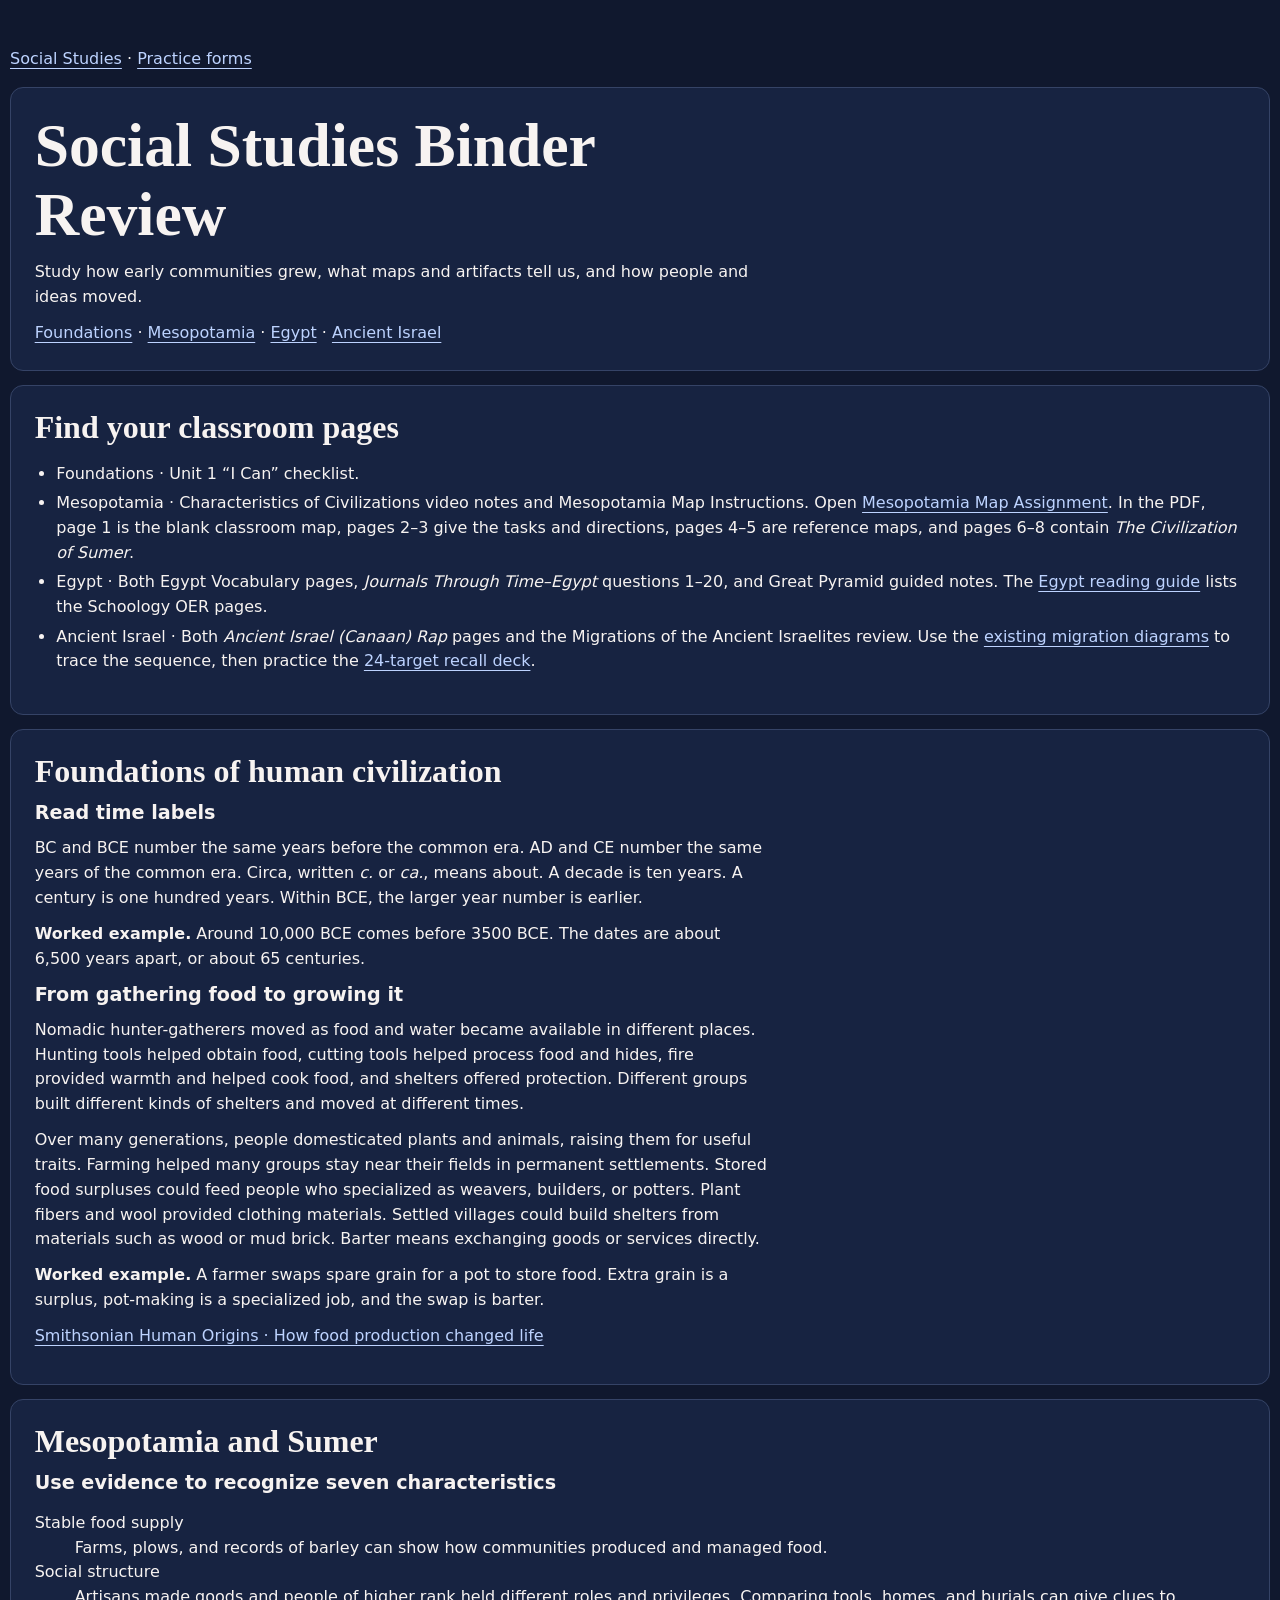
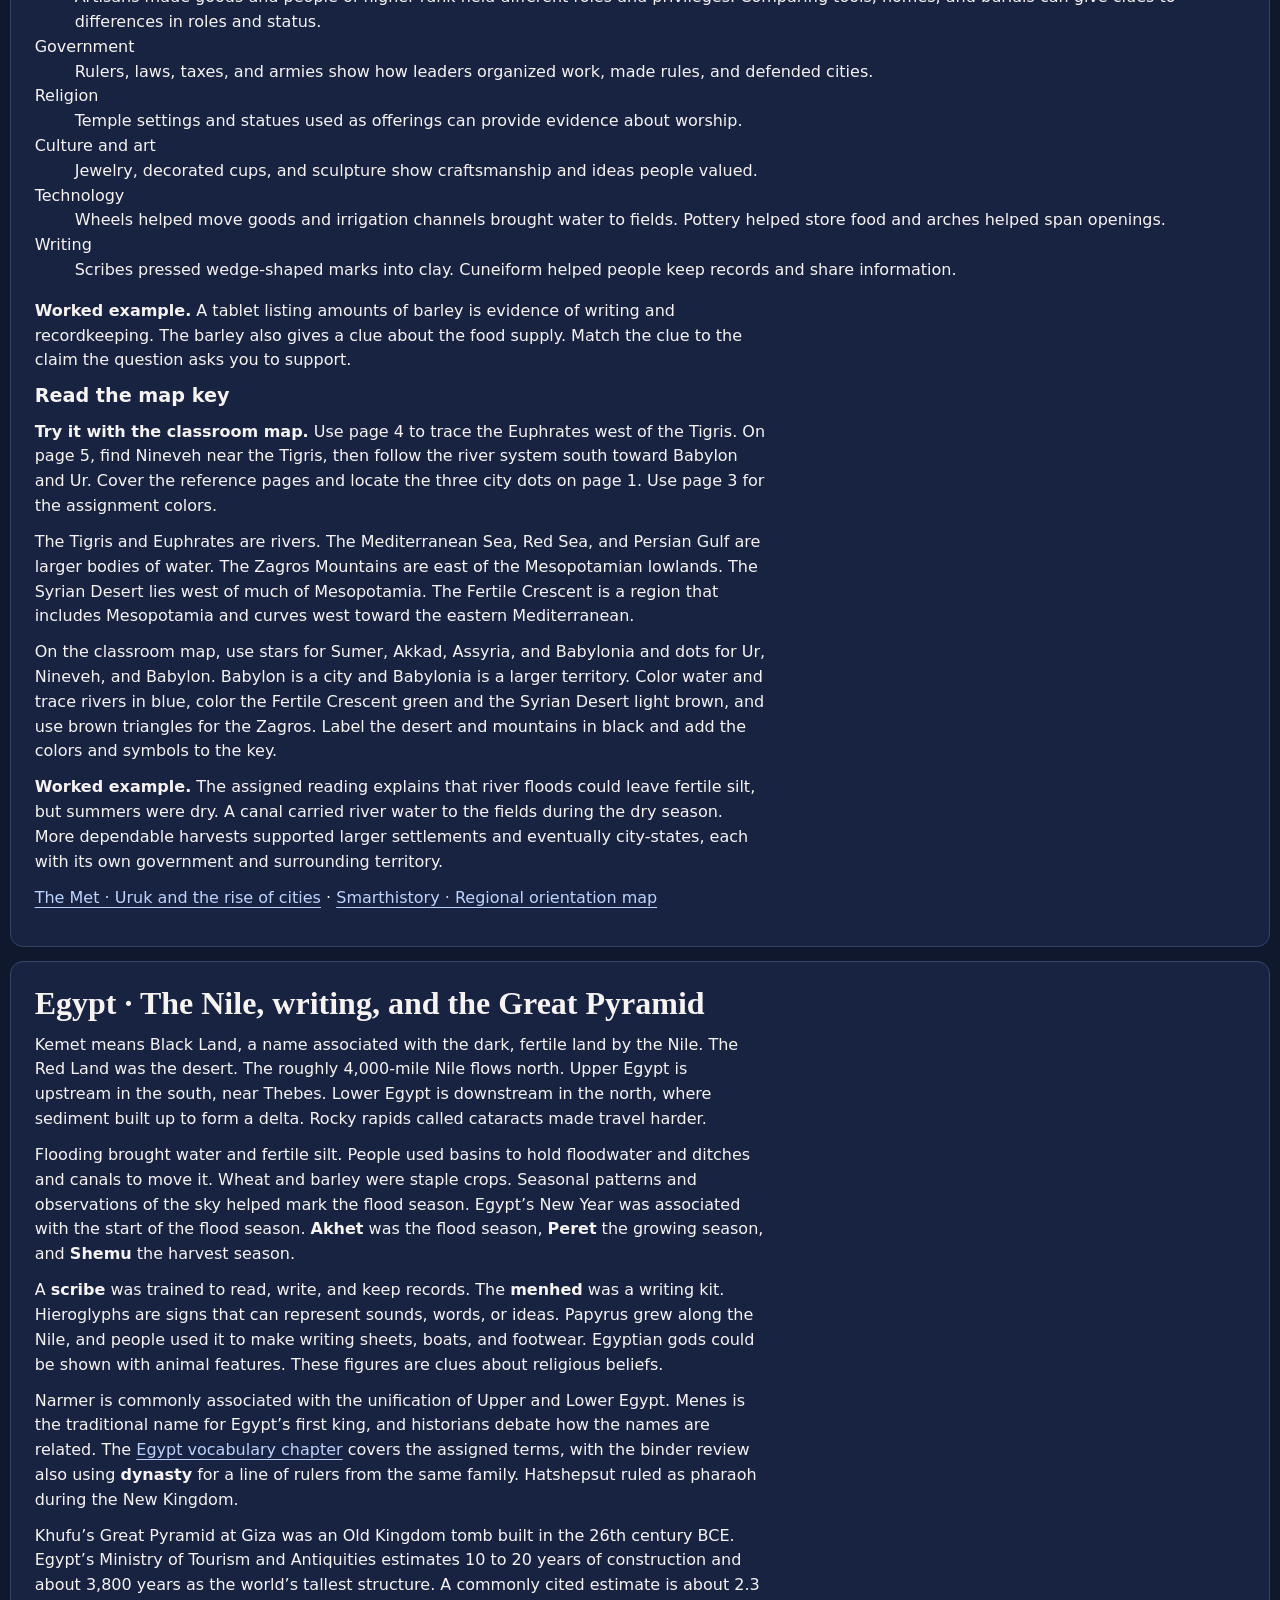
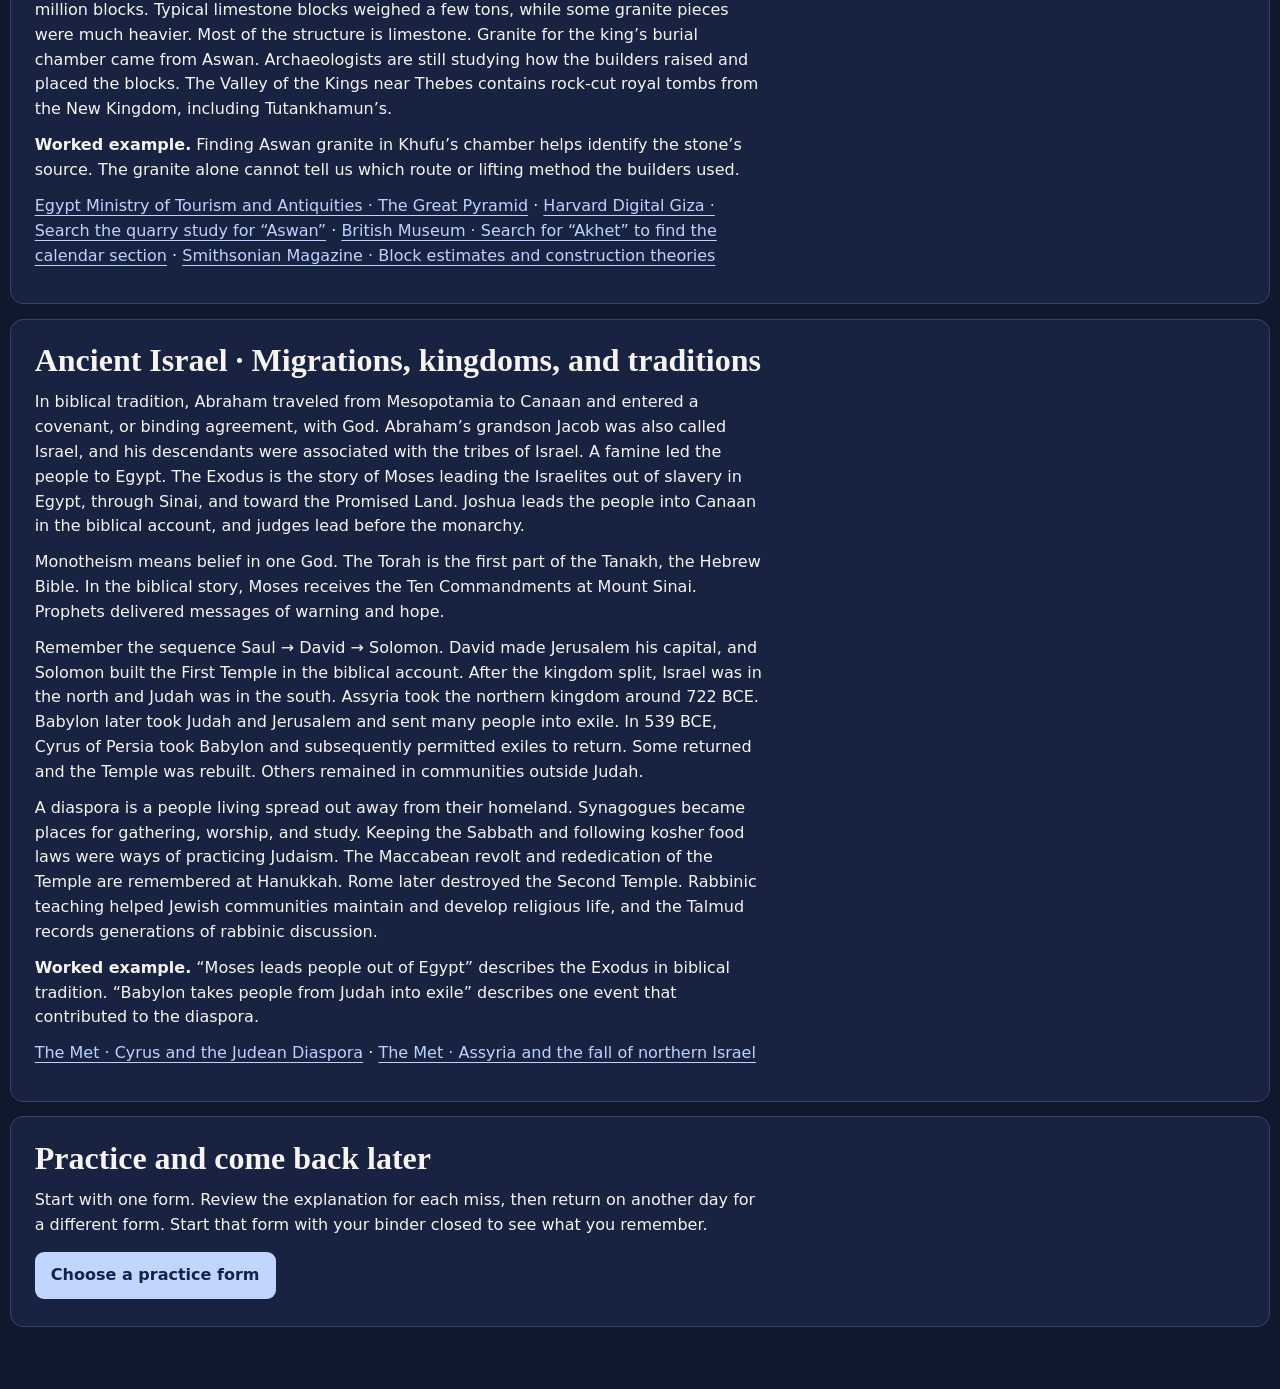
<file: curriculum-2026-11/social-studies-binder.html>
<!doctype html>
<html lang="en">
<head>
<meta charset="utf-8">
<meta name="viewport" content="width=device-width, initial-scale=1">
<title>Social Studies Binder Review · Learn With Ry</title>
<link rel="stylesheet" href="../rebuild/app.css">
</head>
<body>
<main class="workspace" id="main">
  <nav aria-label="Learning links"><a href="../index.html#subject/SS">Social Studies</a> · <a href="../index.html#unit/SSBINDER">Practice forms</a></nav>
  <header class="panel">
    <h1>Social Studies Binder Review</h1>
    <p>Study how early communities grew, what maps and artifacts tell us, and how people and ideas moved.</p>
    <nav aria-label="Chapters"><a href="#foundations">Foundations</a> · <a href="#sumer">Mesopotamia</a> · <a href="#egypt">Egypt</a> · <a href="#israel">Ancient Israel</a></nav>
  </header>
  <section class="panel" id="readings">
    <h2>Find your classroom pages</h2>
    <ul>
      <li>Foundations · Unit 1 “I Can” checklist.</li>
      <li>Mesopotamia · Characteristics of Civilizations video notes and Mesopotamia Map Instructions. Open <a href="https://wcschools.schoology.com/assignment/8556644414">Mesopotamia Map Assignment</a>. In the PDF, page 1 is the blank classroom map, pages 2–3 give the tasks and directions, pages 4–5 are reference maps, and pages 6–8 contain <cite>The Civilization of Sumer</cite>.</li>
      <li>Egypt · Both Egypt Vocabulary pages, <cite>Journals Through Time–Egypt</cite> questions 1–20, and Great Pyramid guided notes. The <a href="egypt-teaching.html#assigned-egypt-reading">Egypt reading guide</a> lists the Schoology OER pages.</li>
      <li>Ancient Israel · Both <cite>Ancient Israel (Canaan) Rap</cite> pages and the Migrations of the Ancient Israelites review. Use the <a href="../ancient-israel-maps.html">existing migration diagrams</a> to trace the sequence, then practice the <a href="../learning-tools.html#SS">24-target recall deck</a>.</li>
    </ul>
  </section>
  <section class="panel" id="foundations">
    <h2>Foundations of human civilization</h2>
    <h3>Read time labels</h3>
    <p>BC and BCE number the same years before the common era. AD and CE number the same years of the common era. Circa, written <em>c.</em> or <em>ca.</em>, means about. A decade is ten years. A century is one hundred years. Within BCE, the larger year number is earlier.</p>
    <p><strong>Worked example.</strong> Around 10,000 BCE comes before 3500 BCE. The dates are about 6,500 years apart, or about 65 centuries.</p>
    <h3>From gathering food to growing it</h3>
    <p>Nomadic hunter-gatherers moved as food and water became available in different places. Hunting tools helped obtain food, cutting tools helped process food and hides, fire provided warmth and helped cook food, and shelters offered protection. Different groups built different kinds of shelters and moved at different times.</p>
    <p>Over many generations, people domesticated plants and animals, raising them for useful traits. Farming helped many groups stay near their fields in permanent settlements. Stored food surpluses could feed people who specialized as weavers, builders, or potters. Plant fibers and wool provided clothing materials. Settled villages could build shelters from materials such as wood or mud brick. Barter means exchanging goods or services directly.</p>
    <p><strong>Worked example.</strong> A farmer swaps spare grain for a pot to store food. Extra grain is a surplus, pot-making is a specialized job, and the swap is barter.</p>
    <p><a href="https://humanorigins.si.edu/human-characteristics/humans-change-world">Smithsonian Human Origins · How food production changed life</a></p>
  </section>
  <section class="panel" id="sumer">
    <h2>Mesopotamia and Sumer</h2>
    <h3>Use evidence to recognize seven characteristics</h3>
    <dl>
      <dt>Stable food supply</dt><dd>Farms, plows, and records of barley can show how communities produced and managed food.</dd>
      <dt>Social structure</dt><dd>Artisans made goods and people of higher rank held different roles and privileges. Comparing tools, homes, and burials can give clues to differences in roles and status.</dd>
      <dt>Government</dt><dd>Rulers, laws, taxes, and armies show how leaders organized work, made rules, and defended cities.</dd>
      <dt>Religion</dt><dd>Temple settings and statues used as offerings can provide evidence about worship.</dd>
      <dt>Culture and art</dt><dd>Jewelry, decorated cups, and sculpture show craftsmanship and ideas people valued.</dd>
      <dt>Technology</dt><dd>Wheels helped move goods and irrigation channels brought water to fields. Pottery helped store food and arches helped span openings.</dd>
      <dt>Writing</dt><dd>Scribes pressed wedge-shaped marks into clay. Cuneiform helped people keep records and share information.</dd>
    </dl>
    <p><strong>Worked example.</strong> A tablet listing amounts of barley is evidence of writing and recordkeeping. The barley also gives a clue about the food supply. Match the clue to the claim the question asks you to support.</p>
    <h3>Read the map key</h3>
    <p><strong>Try it with the classroom map.</strong> Use page 4 to trace the Euphrates west of the Tigris. On page 5, find Nineveh near the Tigris, then follow the river system south toward Babylon and Ur. Cover the reference pages and locate the three city dots on page 1. Use page 3 for the assignment colors.</p>
    <p>The Tigris and Euphrates are rivers. The Mediterranean Sea, Red Sea, and Persian Gulf are larger bodies of water. The Zagros Mountains are east of the Mesopotamian lowlands. The Syrian Desert lies west of much of Mesopotamia. The Fertile Crescent is a region that includes Mesopotamia and curves west toward the eastern Mediterranean.</p>
    <p>On the classroom map, use stars for Sumer, Akkad, Assyria, and Babylonia and dots for Ur, Nineveh, and Babylon. Babylon is a city and Babylonia is a larger territory. Color water and trace rivers in blue, color the Fertile Crescent green and the Syrian Desert light brown, and use brown triangles for the Zagros. Label the desert and mountains in black and add the colors and symbols to the key.</p>
    <p><strong>Worked example.</strong> The assigned reading explains that river floods could leave fertile silt, but summers were dry. A canal carried river water to the fields during the dry season. More dependable harvests supported larger settlements and eventually city-states, each with its own government and surrounding territory.</p>
    <p><a href="https://www.metmuseum.org/en/essays/uruk-the-first-city">The Met · Uruk and the rise of cities</a> · <a href="https://smarthistory.org/ancient-near-east-cradle-of-civilization/">Smarthistory · Regional orientation map</a></p>
  </section>
  <section class="panel" id="egypt">
    <h2>Egypt · The Nile, writing, and the Great Pyramid</h2>
    <p>Kemet means Black Land, a name associated with the dark, fertile land by the Nile. The Red Land was the desert. The roughly 4,000-mile Nile flows north. Upper Egypt is upstream in the south, near Thebes. Lower Egypt is downstream in the north, where sediment built up to form a delta. Rocky rapids called cataracts made travel harder.</p>
    <p>Flooding brought water and fertile silt. People used basins to hold floodwater and ditches and canals to move it. Wheat and barley were staple crops. Seasonal patterns and observations of the sky helped mark the flood season. Egypt’s New Year was associated with the start of the flood season. <strong>Akhet</strong> was the flood season, <strong>Peret</strong> the growing season, and <strong>Shemu</strong> the harvest season.</p>
    <p>A <strong>scribe</strong> was trained to read, write, and keep records. The <strong>menhed</strong> was a writing kit. Hieroglyphs are signs that can represent sounds, words, or ideas. Papyrus grew along the Nile, and people used it to make writing sheets, boats, and footwear. Egyptian gods could be shown with animal features. These figures are clues about religious beliefs.</p>
    <p>Narmer is commonly associated with the unification of Upper and Lower Egypt. Menes is the traditional name for Egypt’s first king, and historians debate how the names are related. The <a href="egypt-teaching.html#chapter-12">Egypt vocabulary chapter</a> covers the assigned terms, with the binder review also using <strong>dynasty</strong> for a line of rulers from the same family. Hatshepsut ruled as pharaoh during the New Kingdom.</p>
    <p>Khufu’s Great Pyramid at Giza was an Old Kingdom tomb built in the 26th century BCE. Egypt’s Ministry of Tourism and Antiquities estimates 10 to 20 years of construction and about 3,800 years as the world’s tallest structure. A commonly cited estimate is about 2.3 million blocks. Typical limestone blocks weighed a few tons, while some granite pieces were much heavier. Most of the structure is limestone. Granite for the king’s burial chamber came from Aswan. Archaeologists are still studying how the builders raised and placed the blocks. The Valley of the Kings near Thebes contains rock-cut royal tombs from the New Kingdom, including Tutankhamun’s.</p>
    <p><strong>Worked example.</strong> Finding Aswan granite in Khufu’s chamber helps identify the stone’s source. The granite alone cannot tell us which route or lifting method the builders used.</p>
    <p><a href="https://egymonuments.gov.eg/en/monuments/the-great-pyramid/">Egypt Ministry of Tourism and Antiquities · The Great Pyramid</a> · <a href="https://gizamedia.rc.fas.harvard.edu/documents/lehner_treasures_032-045.pdf">Harvard Digital Giza · Search the quarry study for “Aswan”</a> · <a href="https://www.britishmuseum.org/sites/default/files/2022-10/Hieroglyphs_unlocking_ancient_Egypt_large_print_guide_The_British_Museum.pdf">British Museum · Search for “Akhet” to find the calendar section</a> · <a href="https://www.smithsonianmag.com/travel/ponder-the-pyramids-of-giza-11138893/">Smithsonian Magazine · Block estimates and construction theories</a></p>
  </section>
  <section class="panel" id="israel">
    <h2>Ancient Israel · Migrations, kingdoms, and traditions</h2>
    <p>In biblical tradition, Abraham traveled from Mesopotamia to Canaan and entered a covenant, or binding agreement, with God. Abraham’s grandson Jacob was also called Israel, and his descendants were associated with the tribes of Israel. A famine led the people to Egypt. The Exodus is the story of Moses leading the Israelites out of slavery in Egypt, through Sinai, and toward the Promised Land. Joshua leads the people into Canaan in the biblical account, and judges lead before the monarchy.</p>
    <p>Monotheism means belief in one God. The Torah is the first part of the Tanakh, the Hebrew Bible. In the biblical story, Moses receives the Ten Commandments at Mount Sinai. Prophets delivered messages of warning and hope.</p>
    <p>Remember the sequence Saul → David → Solomon. David made Jerusalem his capital, and Solomon built the First Temple in the biblical account. After the kingdom split, Israel was in the north and Judah was in the south. Assyria took the northern kingdom around 722 BCE. Babylon later took Judah and Jerusalem and sent many people into exile. In 539 BCE, Cyrus of Persia took Babylon and subsequently permitted exiles to return. Some returned and the Temple was rebuilt. Others remained in communities outside Judah.</p>
    <p>A diaspora is a people living spread out away from their homeland. Synagogues became places for gathering, worship, and study. Keeping the Sabbath and following kosher food laws were ways of practicing Judaism. The Maccabean revolt and rededication of the Temple are remembered at Hanukkah. Rome later destroyed the Second Temple. Rabbinic teaching helped Jewish communities maintain and develop religious life, and the Talmud records generations of rabbinic discussion.</p>
    <p><strong>Worked example.</strong> “Moses leads people out of Egypt” describes the Exodus in biblical tradition. “Babylon takes people from Judah into exile” describes one event that contributed to the diaspora.</p>
    <p><a href="https://www.metmuseum.org/perspectives/cyrus-and-the-judean-diaspora">The Met · Cyrus and the Judean Diaspora</a> · <a href="https://www.metmuseum.org/exhibitions/listings/2014/assyria-to-iberia/blog/posts/phoenicia-and-the-bible">The Met · Assyria and the fall of northern Israel</a></p>
  </section>
  <section class="panel">
    <h2>Practice and come back later</h2>
    <p>Start with one form. Review the explanation for each miss, then return on another day for a different form. Start that form with your binder closed to see what you remember.</p>
    <a class="button" href="../index.html#unit/SSBINDER">Choose a practice form</a>
  </section>
</main>
</body>
</html>
</file>
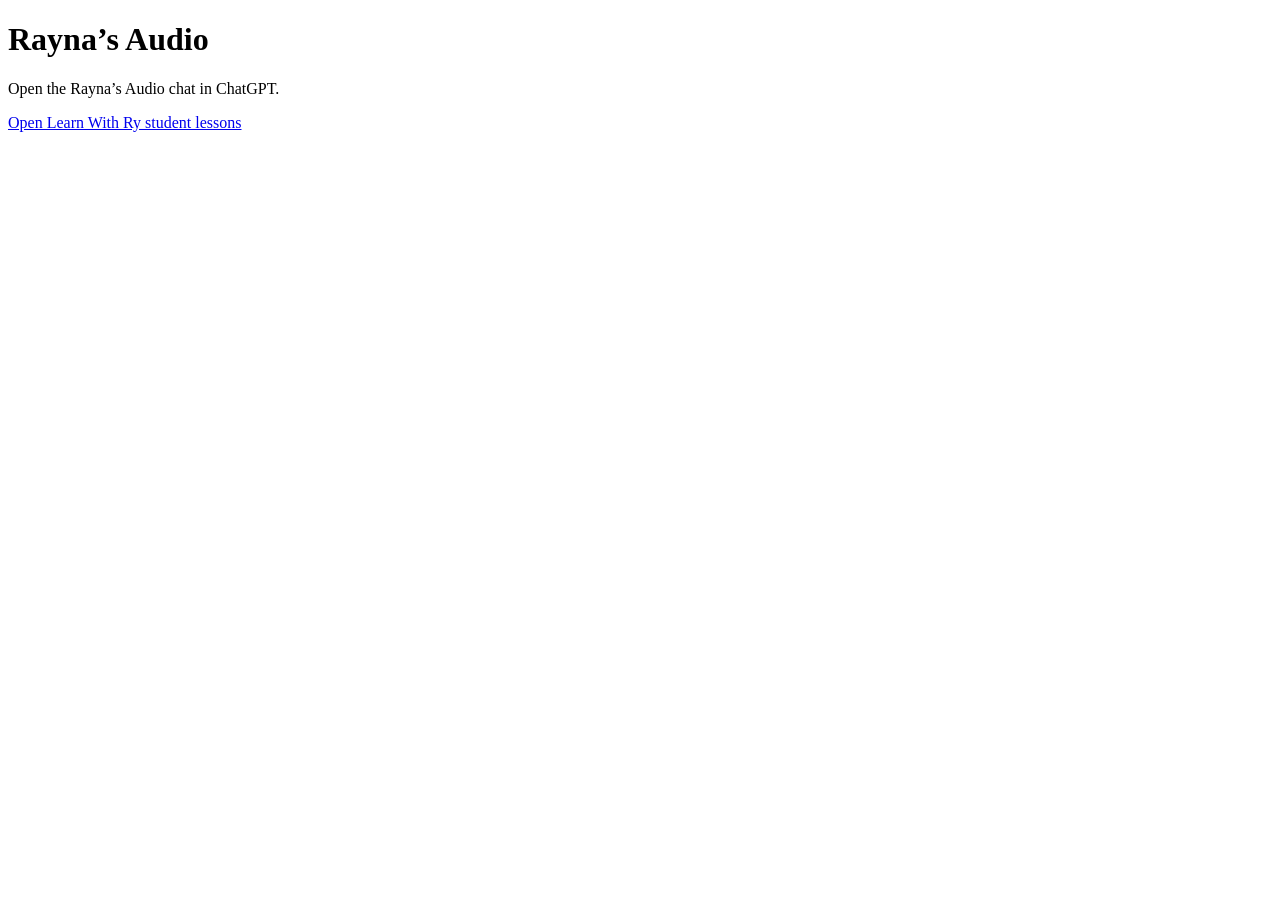
<file: archive/2026-11-06/rayna-audio.html>
<!doctype html>
<html lang="en"><meta charset="utf-8"><meta name="viewport" content="width=device-width,initial-scale=1"><title>Rayna’s Audio</title><main><h1>Rayna’s Audio</h1><p>Open the Rayna’s Audio chat in ChatGPT.</p><p><a href="../../index.html">Open Learn With Ry student lessons</a></p></main></html>
</file>
<file: rebuild/app.css>
:root {
  color-scheme: dark;
  --page: #10182e;
  --rail: #0c142a;
  --panel: #172341;
  --edge: #354366;
  --ink: #f7f3f1;
  --muted: #bbc7e1;
  --accent: #f5bccf;
  --link: #bdd3ff;
  --heading: Georgia, 'Times New Roman', serif;
  --body: Inter, system-ui, sans-serif;
  font-family: var(--body);
  line-height: 1.55;
  background: var(--page);
  color: var(--ink);
}
* { box-sizing: border-box; }
[hidden] { display: none !important; }
body { margin: 0; }
a { color: var(--link); text-underline-offset: .23em; }
a:hover { color: white; }
button, input, textarea, select { font: inherit; }
:focus-visible { outline: 3px solid #f7c67e; outline-offset: 4px; }
h1, h2, h3, h4, p { margin: 0 0 .7rem; }
h1, h2 { font-family: var(--heading); font-weight: 650; line-height: 1.12; }
h1 { font-size: clamp(2.4rem, 5.7vw, 3.85rem); max-width: 21ch; }
h2 { font-size: clamp(1.5rem, 3.2vw, 2rem); }
h3 { line-height: 1.25; font-size: 1.2rem; }
h4 { font-size: .88rem; }
p { max-width: 72ch; }
ul, ol { padding-inline-start: 1.35rem; }
li { margin-block: .3rem; }
.skip { position: absolute; left: .7rem; top: -10rem; z-index: 4; padding: .7rem; background: var(--rail); }
.skip:focus { top: .7rem; }
.shell { min-height: 100vh; display: grid; grid-template-columns: minmax(190px, 230px) minmax(0, 1fr); }
aside { padding: 1.75rem 1.15rem; background: var(--rail); border-right: 1px solid var(--edge); }
.brand { min-height: 44px; display: flex; align-items: center; gap: .7rem; font: bold 1.24rem var(--heading); color: var(--ink); text-decoration: none; }
.brand span { display: grid; place-items: center; width: 40px; height: 40px; border: 1px solid #829ddb; border-radius: 11px; color: #e2d6ff; background: #1e2b54; }
aside nav { display: grid; gap: .22rem; margin-top: 1.7rem; }
aside nav a { color: var(--muted); text-decoration: none; padding: .65rem .75rem; min-height: 44px; border-radius: 8px; }
aside nav a:hover, aside nav a[aria-current] { background: #22335b; color: white; }
.workspace { min-width: 0; width: 100%; max-width: 1260px; margin-inline: auto; }
.top { color: var(--muted); font-size: .85rem; font-weight: 600; padding: .75rem 0; border-bottom: 1px solid var(--edge); }
.top, main, footer, .narration { margin-inline: clamp(1rem, 4.25vw, 3.7rem); }
main { padding-block: clamp(1.5rem, 3.7vw, 3.5rem); min-height: 60vh; }
main:focus { outline: none; }
footer { display: flex; gap: 1.2rem; flex-wrap: wrap; padding-block: 1rem 1.5rem; border-top: 1px solid var(--edge); font-size: .85rem; }
button, .button { min-height: 44px; border-radius: 9px; border: 1px solid transparent; padding: .62rem .95rem; color: #132347; background: #c2d5ff; font-weight: 700; cursor: pointer; text-align: center; text-decoration: none; }
.button { display: inline-flex; align-items: center; margin: .22rem .45rem .22rem 0; }
button:hover, .button:hover { background: #dbe7ff; color: #101b36; }
.secondary { background: transparent; color: var(--link); border-color: #687caa; }
.secondary:hover { background: #26375a; color: white; }
button:disabled { cursor: default; opacity: .58; }
.panel, .card, .source, .notice, .feedback { border: 1px solid var(--edge); border-radius: 13px; padding: clamp(.95rem, 2.25vw, 1.48rem); margin-block: .9rem; background: var(--panel); }
.card:not(:last-child) { margin-bottom: .35rem; }
.notice { border-inline-start: 4px solid #d6a878; }
.feedback { border-inline-start: 4px solid #9bb9fe; }
.eyebrow { color: #bbccf3; font-size: .78rem; text-transform: uppercase; letter-spacing: .13em; font-weight: 700; }
.muted, small { color: var(--muted); }
.badge { display: inline-block; color: var(--muted); padding: .14rem .5rem; border: 1px solid var(--edge); border-radius: 20px; font-size: .82rem; }
.grid { display: grid; gap: .85rem; grid-template-columns: repeat(auto-fit, minmax(min(100%, 220px), 1fr)); }
.path { display: flex; flex-wrap: wrap; gap: .45rem 1.1rem; color: var(--muted); margin-block: 1rem; }
.week-hero { display: flex; align-items: center; position: relative; overflow: hidden; isolation: isolate; min-height: clamp(300px, 39vw, 470px); max-width: 1090px; border: 1px solid var(--edge); border-radius: 18px; background: radial-gradient(ellipse at 82% 21%, #354b8c 0, transparent 44%), linear-gradient(111deg, #171f3b, #0c1329); }
.week-hero::before { content: ''; position: absolute; inset: 0 0 0 35%; z-index: -1; background: linear-gradient(90deg, #131c36, transparent 43%), var(--hero-art, none) center right / cover; }
.hero-copy { padding: clamp(1.4rem, 5.4vw, 4.6rem); position: relative; max-width: 620px; }
.hero-copy h1 { margin-bottom: 1.25rem; max-width: 12ch; font-size: clamp(2.65rem, 5.9vw, 5.4rem); text-wrap: balance; }
.hero-action { background: var(--accent); color: #2a1d36; margin-bottom: .69rem; padding-inline: 1.35rem; }
.hero-action:hover { background: #ffd2df; }
.hero-index { display: block; width: fit-content; min-height: 44px; padding: .55rem 0; }
.week-tabs { display: flex; align-items: stretch; flex-wrap: wrap; gap: .35rem; border-bottom: 1px solid var(--edge); margin: 1rem 0 1.3rem; }
.week-tabs a { min-height: 44px; display: flex; align-items: center; padding: .55rem .75rem; color: var(--muted); text-decoration: none; border-bottom: 2px solid transparent; }
.week-tabs a[aria-current] { border-bottom-color: var(--accent); color: var(--ink); }
.subject-list { display: grid; gap: .7rem; max-width: 920px; }
.subject-row { background: var(--panel); border: 1px solid var(--edge); border-radius: 12px; }
.subject-link { display: flex; justify-content: space-between; gap: 1rem; align-items: center; padding: 1rem 1.25rem; text-decoration: none; color: var(--ink); }
.subject-link h2, .subject-link p { margin-bottom: .4rem; }
.subject-link p:last-child { margin-bottom: 0; }
.subject-row:focus-within, .subject-row:hover { border-color: #92a4d2; }
.subject-arrow { font-size: 1.6rem; color: var(--accent); }
.school-dates, .source-status-list { display: grid; grid-template-columns: max-content 1fr; gap: .5rem .8rem; }
.school-dates dt, .source-status-list dt { font-weight: bold; color: var(--muted); }
.school-dates dd, .source-status-list dd { margin: 0; }
.back-link { display: inline-block; margin-bottom: 1rem; }
.lesson-nav, .lesson-actions { display: flex; flex-wrap: wrap; gap: .45rem .85rem; margin-block: .65rem; }
.lesson-nav a[aria-current] { color: var(--ink); font-weight: 700; }
.lesson-section, #lesson-readings, #lesson-examples, #lesson-practice { scroll-margin-top: 1.3rem; }
.worked-example { border-left: 2px solid #98aee8; padding-left: .9rem; }
.reading-list { margin-bottom: 0; }
.reading-list li { margin-top: .68rem; }
.reading-list p { color: var(--muted); margin-bottom: .3rem; }
.contents-search { display: flex; flex-direction: column; gap: .4rem; max-width: 460px; margin-block: 1rem; }
input[type=search], textarea, select { background: #0e1932; color: var(--ink); border: 1px solid #697d9f; border-radius: 8px; padding: .5rem .65rem; }
textarea { display: block; width: min(100%, 740px); min-height: 125px; margin: .65rem 0; }
select { max-width: min(32vw, 210px); min-height: 38px; }
.contents-group { border-top: 1px solid var(--edge); padding-top: .8rem; margin-top: .8rem; }
.contents-topic ul { margin-block: .3rem .75rem; }
.current-practice { margin-block: 0; }
.current-practice a { display: block; margin-block: .4rem; }
.narration { display: flex; align-items: center; flex-wrap: wrap; gap: .4rem .55rem; padding-block: .6rem; border-bottom: 1px solid var(--edge); }
.narration button { padding-inline: .7rem; }
.narration label { display: inline-flex; align-items: center; gap: .4rem; color: var(--muted); font-size: .85rem; }
.narration audio { width: min(100%, 395px); }
.narration [role=status] { color: var(--muted); font-size: .85rem; }
summary { cursor: pointer; font-weight: 700; }
details > :not(summary) { margin-top: .6rem; }
fieldset { border: 1px solid var(--edge); border-radius: 10px; margin: 0 0 .85rem; min-width: 0; padding: .45rem .75rem; }
fieldset label { display: flex; align-items: baseline; gap: .65rem; min-height: 44px; padding: .62rem .22rem; }
input[type=radio], input[type=checkbox] { accent-color: #e4bdff; flex-shrink: 0; }
.prompt { font-size: 1.12rem; font-weight: 650; white-space: pre-line; }
.prompt-context { white-space: pre-line; font-weight: 400; }
.practice-choice { display: block; margin: .4rem 0; }
.practice-list { margin-block: .6rem; }
.practice-list li { padding-block: .25rem; }
@media (max-width: 730px) {
  .shell { display: block; }
  aside { padding: .6rem 1rem; border: 0; border-bottom: 1px solid var(--edge); }
  aside nav { display: flex; gap: .1rem; margin-top: .4rem; overflow-x: auto; scrollbar-width: thin; }
  aside nav a { flex: none; padding: .56rem .58rem; font-size: .88rem; }
  .top { display: none; }
  main { min-height: 53vh; }
  .week-hero { min-height: 0; flex-direction: column; align-items: stretch; }
  .week-hero::before { position: static; min-height: 0; aspect-ratio: 17 / 8; background: linear-gradient(0deg, #131c36, transparent 42%), var(--hero-art, none) center 55% / cover; }
  .hero-copy { padding-top: 0; }
  .hero-copy h1 { margin-bottom: .85rem; }
  .week-tabs a { font-size: .86rem; padding-inline: .55rem; }
  .school-dates, .source-status-list { grid-template-columns: 1fr; gap: .15rem; }
  .school-dates dd, .source-status-list dd { margin-bottom: .5rem; }
}

.home-view .shell { display: block; background: #0a132c; }
.home-view aside { padding: .85rem 1.1rem; border: 0; border-bottom: 1px solid #667fa7; }
.home-view .brand { justify-content: center; font-size: clamp(1.85rem, 4.5vw, 2.9rem); }
.home-view .brand span, .home-view aside nav, .home-view .top, .home-view footer { display: none; }
.home-view .workspace { max-width: none; }
.home-view main { margin: 0; padding: 0; }
.home-view .week-hero { max-width: 1440px; min-height: min(680px, calc(100vh - 72px)); margin-inline: auto; border: 0; border-radius: 0; background: #0a132c; }
.home-view .week-hero::before { inset: 0 0 0 43%; background: linear-gradient(90deg, #0a132c, transparent 23%), var(--hero-art, none) center / cover; }
.home-view .hero-copy { width: 58%; max-width: 700px; padding: clamp(1.4rem, 6vw, 5.2rem); }
.home-view .hero-copy h1 { max-width: 14ch; font-size: clamp(3rem, 6vw, 5.25rem); }
.home-view .hero-copy .eyebrow { color: #fff5f4; margin-bottom: 1rem; }
.hero-links { display: flex; flex-wrap: wrap; gap: .35rem 1.55rem; }
.hero-links a { font-family: var(--heading); font-size: 1.1rem; color: var(--ink); padding-block: .45rem; }
.home-view .hero-action { justify-content: center; border-radius: 999px; padding: .58rem clamp(1.35rem, 4.5vw, 3.1rem); font: bold clamp(1.2rem, 2.6vw, 1.85rem) var(--heading); min-height: 54px; margin: 0 0 .72rem; white-space: nowrap; }
@media (max-width: 730px) {
  .home-view .week-hero { min-height: 0; }
  .home-view .week-hero::before { width: 100%; aspect-ratio: 1.5; background: linear-gradient(0deg, #0a132c, transparent 15%), var(--hero-art, none) center 42% / cover; }
  .home-view .hero-copy { width: 100%; max-width: 520px; margin-inline: auto; padding: 1.15rem 1.35rem 2.5rem; text-align: center; }
  .home-view .hero-copy h1 { max-width: 15ch; margin-inline: auto; font-size: clamp(2.4rem, 9.4vw, 3.3rem); }
  .home-view .hero-action { width: min(100%, 340px); }
  .hero-links { justify-content: center; }
}
.home-view .week-hero { --hero-art: url("assets/moonlit-library.webp"); }
</file>
<file: home.css>
:root{--ink:#292539;--plum:#65415e;--muted:#6c6574;--paper:#f5f3f8;--line:#ded9e4}*{box-sizing:border-box}html{scroll-behavior:smooth}body{margin:0;background:var(--paper);color:var(--ink);font:18px/1.65 system-ui,sans-serif}.wrap{max-width:1220px;padding:0 30px;margin:auto}a{color:var(--plum);text-underline-offset:4px}header{display:flex;justify-content:space-between;align-items:center;padding:25px 0;border-bottom:1px solid var(--line);gap:20px}.brand{display:flex;align-items:center;gap:12px;text-decoration:none;font-weight:750;font-size:21px}.brand i{font:italic 28px Georgia;border:1px solid #c4b3c4;border-radius:50%;padding:4px 9px}nav{display:flex;gap:24px;font-size:16px}.welcome{padding:50px 0 36px;max-width:760px}.eyebrow{font-size:13px;font-weight:750;letter-spacing:.13em;text-transform:uppercase;color:var(--plum);margin:0 0 10px}h1{font-size:clamp(34px,5vw,52px);line-height:1.15;letter-spacing:-.035em;margin:10px 0 20px}h2{font-size:28px;margin:0;line-height:1.3}p{margin:12px 0 20px}.welcome>p:not(.eyebrow){font-size:20px;color:var(--muted)}.button{display:inline-block;background:var(--plum);color:white;border-radius:12px;padding:14px 23px;text-decoration:none;font-weight:650;min-height:48px}.sectionTitle{display:flex;align-items:center;justify-content:space-between;gap:22px;margin-bottom:16px}.sectionTitle a{font-size:16px}section[id]{padding:25px 0 34px;scroll-margin-top:20px}.lessons{display:grid;grid-template-columns:1fr 1fr;gap:13px}.lesson{display:flex;align-items:center;gap:18px;background:#fff;border:1px solid var(--line);border-radius:14px;padding:21px;text-decoration:none;color:var(--ink);min-height:112px}.lesson>span{color:var(--plum);font-size:16px}.lesson div{flex:1}.lesson b{font-size:18px;line-height:1.4;display:block}.lesson small{display:block;font-size:14px;color:var(--muted);margin-top:8px}.lesson:hover,.subject:hover{border-color:var(--plum);background:#fcf9ff}.subjects{display:grid;grid-template-columns:repeat(4,1fr);gap:14px}.subject{display:flex;flex-direction:column;gap:10px;padding:22px;background:#fff;border:1px solid var(--line);border-top:4px solid #64827c;border-radius:14px;text-decoration:none;color:var(--ink)}.subject b{font-size:23px}.subject span{font-size:16px;color:var(--muted);flex:1}.subject small{color:var(--plum);margin-top:14px}.parent{display:flex;justify-content:space-between;align-items:center;gap:28px;padding:26px;background:#eae4ee;border-radius:16px;margin:25px 0}.parent p{font-size:16px;margin-bottom:0}.parent a{display:block;margin:10px 0;font-size:16px}footer{border-top:1px solid var(--line);padding:25px 0 35px;font-size:14px;color:var(--muted)}footer a{margin-left:12px}a:focus-visible{outline:3px solid #a88347;outline-offset:4px}@media(max-width:760px){.wrap{padding:0 18px}header{align-items:flex-start;flex-direction:column;gap:14px}nav{gap:18px;flex-wrap:wrap;font-size:14px}.welcome{padding-top:32px}.lessons{grid-template-columns:1fr}.subjects{grid-template-columns:1fr 1fr}.lesson{padding:18px}.sectionTitle{align-items:flex-start;flex-direction:column;gap:10px}.parent{display:block}.parent>div+div{margin-top:20px}footer a{display:block;margin:10px 0 0}}@media(prefers-reduced-motion:reduce){html{scroll-behavior:auto}}
</file>
<file: learning-tools.css>
:root{color-scheme:light;--ink:#24243c;--sub:#5e6173;--line:#d9dce7;--accent:#5448a0;--bg:#f4f4f9}*{box-sizing:border-box}body{margin:0;color:var(--ink);background:var(--bg);font:17px/1.65 system-ui,-apple-system,"Segoe UI",sans-serif}main{max-width:1020px;margin:auto;padding:22px 18px 60px}header{display:flex;justify-content:space-between;align-items:center;gap:18px;margin-bottom:20px}h1{font-size:clamp(1.8rem,5vw,2.6rem);margin:0;line-height:1.2}h2{font-size:1.4rem;margin-top:0}h3{font-size:1.12rem}p{margin:7px 0 16px}.eyebrow{font-size:.76rem;letter-spacing:.14em;color:var(--accent);font-weight:800}a{color:var(--accent)}button,select,input,textarea{font:inherit;border:1px solid var(--line);border-radius:9px;padding:10px;background:white;color:var(--ink)}button{cursor:pointer;font-weight:650;min-height:44px}button.primary,nav button.active{background:var(--accent);color:white}button:disabled{opacity:.5;cursor:default}button:focus-visible,a:focus-visible,input:focus-visible,select:focus-visible,textarea:focus-visible{outline:3px solid #8b5ee3;outline-offset:3px}nav,.actions,.narration{display:flex;flex-wrap:wrap;gap:8px;margin:16px 0}.narration{font-size:.85rem}.narration select{max-width:240px}.narration [role=status]{flex-basis:100%}.panel{padding:22px;background:white;border:1px solid var(--line);border-radius:16px;margin:18px 0}.quiet{color:var(--sub);font-size:.9rem}.cue{padding:13px 15px;background:#f0edfa;border-left:4px solid var(--accent);border-radius:7px}label{display:block;font-weight:650;margin:15px 0 5px}textarea{width:100%;min-height:90px;resize:vertical}select{max-width:100%}.field input{width:100%}.row{display:grid;grid-template-columns:1fr 1fr;gap:14px}.feedback{padding:12px;background:#f0f3f9;border-radius:8px;margin:12px 0;white-space:pre-line}.answer{padding:16px;border:1px solid #b7b1da;border-radius:9px;background:#faf9ff}.source{font-size:.87rem}.grid-svg{width:100%;max-width:500px;height:auto;display:block}.hidden{display:none!important}.clause-row{margin:15px 0;padding-bottom:15px;border-bottom:1px solid var(--line)}details{margin:18px 0}summary{cursor:pointer;font-weight:700}.paper-fields{padding:16px;background:#fafaff;border:1px solid var(--line);border-radius:10px}table{width:100%;border-collapse:collapse}td,th{text-align:left;padding:10px;border:1px solid var(--line)}.table-scroll{overflow:auto}.deck-answer h3{margin-top:0}@media(max-width:600px){main{padding:16px 12px 40px}header{align-items:flex-start;flex-direction:column}.row{grid-template-columns:1fr}.panel{padding:16px}.narration select{max-width:190px}}@media print{body{background:white}nav,header a,.actions,.narration,.no-print{display:none!important}main{max-width:none}.panel{break-inside:avoid;box-shadow:none}textarea{min-height:80px}details{display:block}}
</file>
